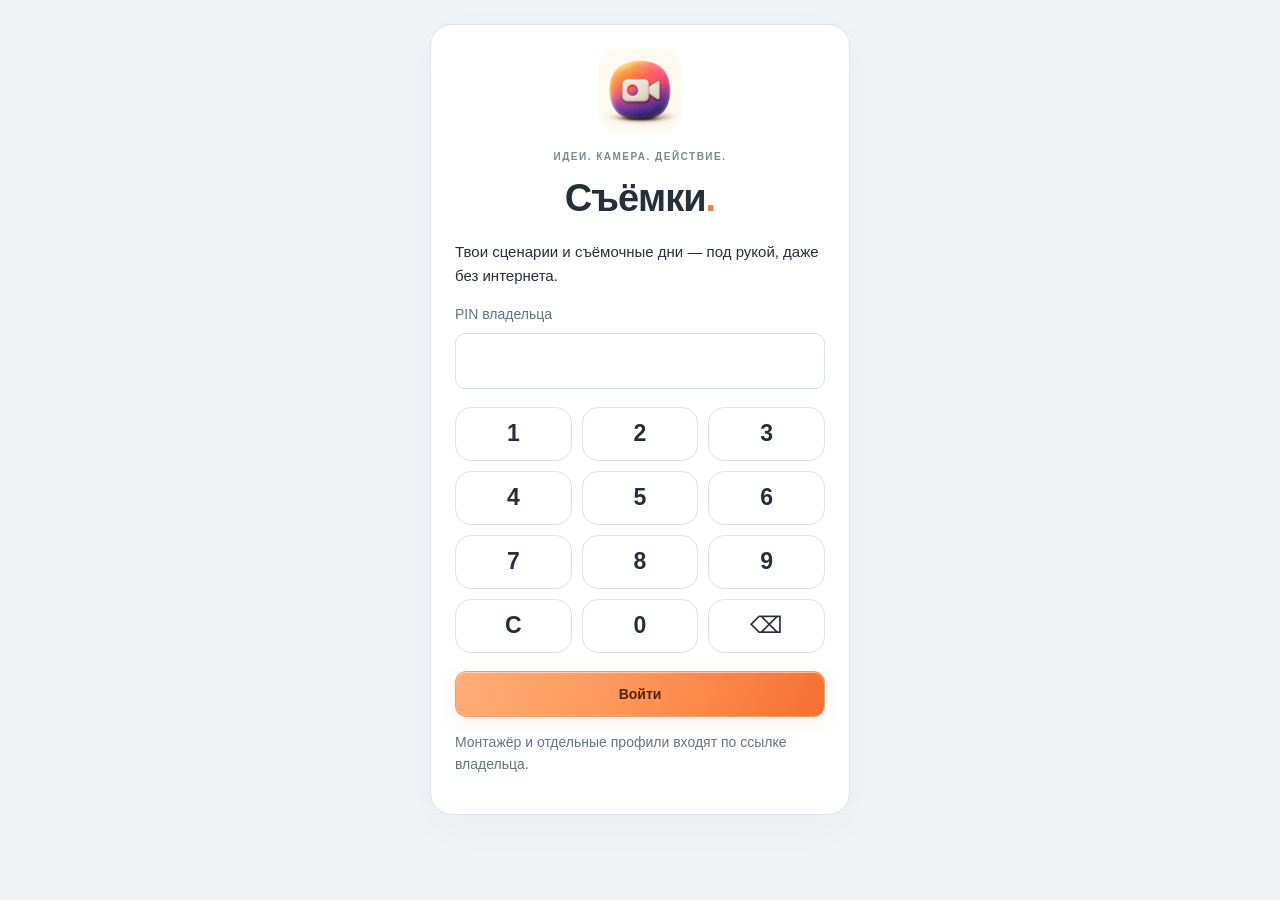
<file: shooting/index.html>
<!doctype html><html lang="ru"><head><meta charset="utf-8"><meta name="viewport" content="width=device-width,initial-scale=1,maximum-scale=1,user-scalable=no,viewport-fit=cover"><meta name="theme-color" content="#f0f3f5"><meta name="apple-mobile-web-app-capable" content="yes"><meta name="referrer" content="no-referrer"><title>Съёмки</title><link rel="manifest" href="manifest.webmanifest"><link rel="apple-touch-icon" href="icon-180.png?v=6"><link rel="icon" href="icon-192.png?v=6"><script>try{var t=JSON.parse(localStorage.getItem("shooting-theme"));if(t==="dark"||t==="light")document.documentElement.dataset.theme=t}catch(e){}</script><link rel="stylesheet" href="app.css"></head><body><div id="app"><p>Открываем «Съёмки»…</p></div><div id="notice" role="status" aria-live="polite"></div><script type="module" src="app.js"></script></body></html>
</file>
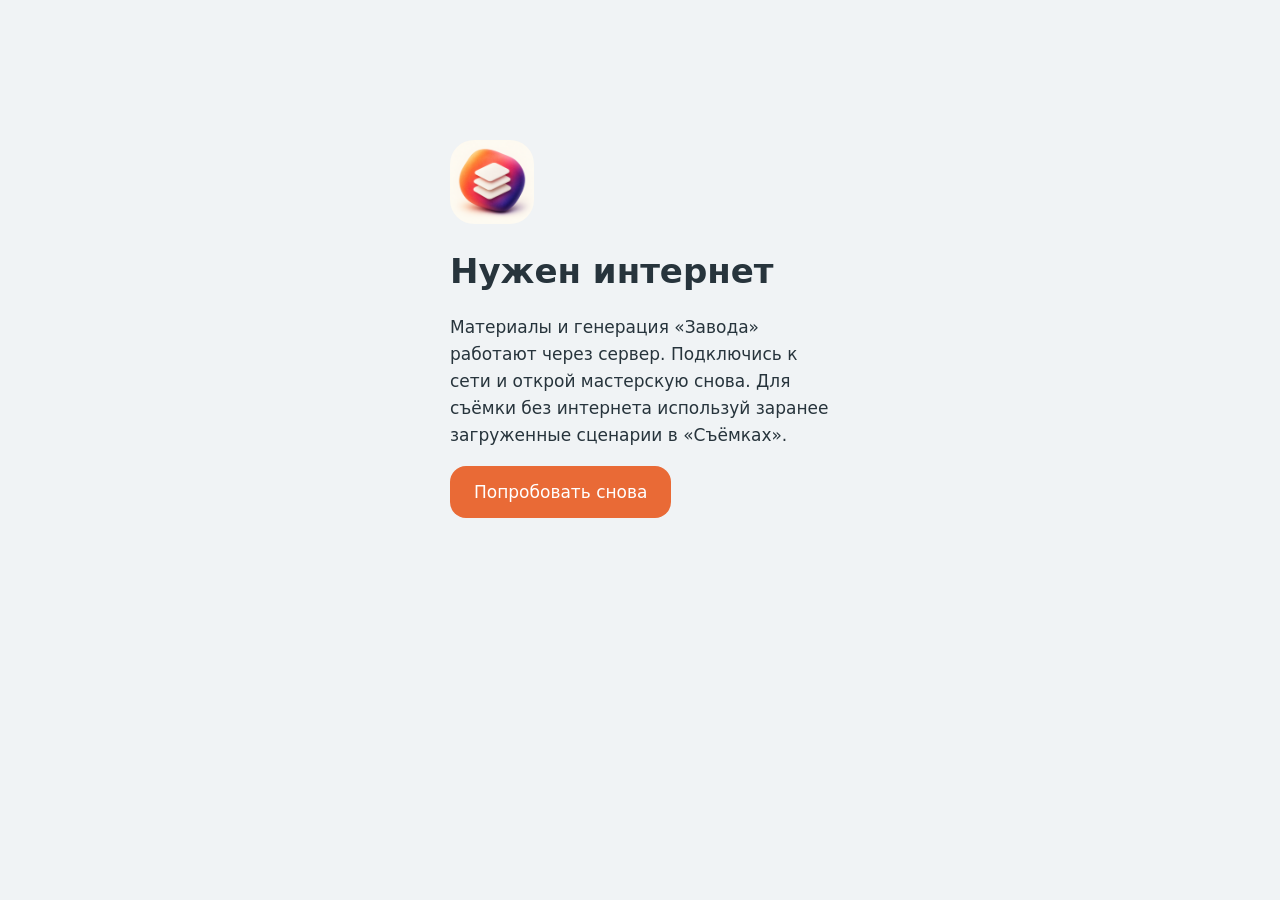
<file: factory-offline.html>
<!doctype html><html lang="ru"><meta charset="utf-8"><meta name="viewport" content="width=device-width,initial-scale=1"><title>Завод — нет подключения</title><style>body{font:17px system-ui;background:#f0f3f5;color:#27343c;margin:0;padding:32px}main{max-width:380px;margin:12vh auto}img{width:84px;border-radius:24px}p{line-height:1.6}button{font:inherit;padding:16px 24px;background:#e96a36;color:white;border:0;border-radius:16px}</style><main><img src="factory-assets/icon-192.png" alt=""><h1>Нужен интернет</h1><p>Материалы и генерация «Завода» работают через сервер. Подключись к сети и открой мастерскую снова. Для съёмки без интернета используй заранее загруженные сценарии в «Съёмках».</p><button onclick="location.reload()">Попробовать снова</button></main></html>
</file>
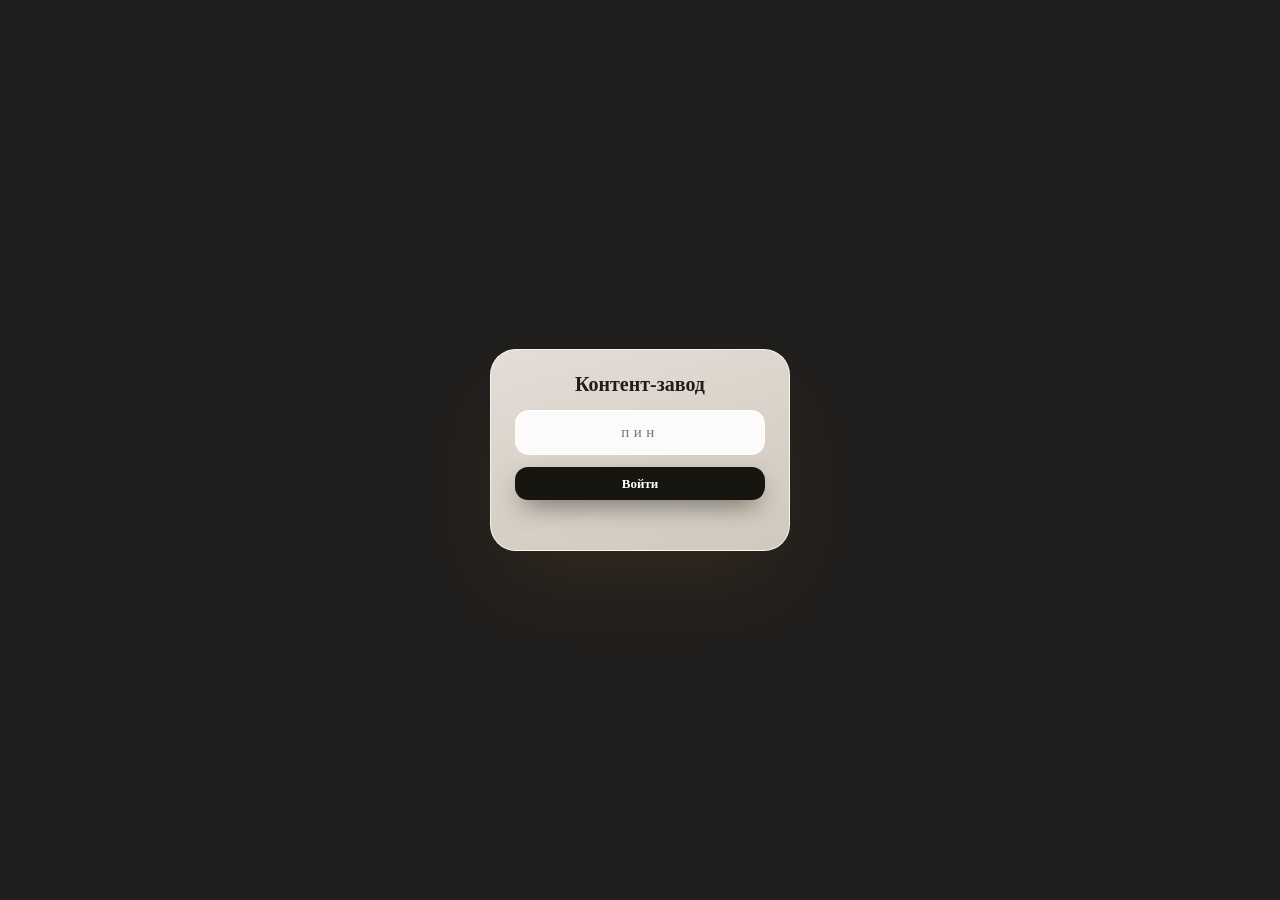
<file: factory.html>
<!DOCTYPE html>
<!-- FILE_VERSION: factory_page-v8 -->
<html lang="ru">
<head>
<script src="rf-parallel.js?v=20261020"></script>
<meta charset="utf-8">
<meta name="viewport" content="width=device-width, initial-scale=1, maximum-scale=1, user-scalable=no">
<title>Контент-завод</title>
<link rel="icon" type="image/png" sizes="32x32" href="icons/factory-32.png">
<link rel="icon" type="image/png" sizes="16x16" href="icons/factory-16.png">
<link rel="icon" type="image/png" sizes="192x192" href="icons/factory-192.png">
<link rel="shortcut icon" href="icons/factory.ico">
<link rel="apple-touch-icon" sizes="180x180" href="icons/factory-apple-180.png">
<meta name="apple-mobile-web-app-title" content="Завод">
<meta name="theme-color" content="#211f1d">
<style>
/* ═══════════════════════════════════════════════════════════════════
   ОФОРМЛЕНИЕ СНЯТО С МАКЕТА `Контент-завод (без React)` ЗАМЕРАМИ.
   Отступы, радиусы, кегли, слои теней и размытий взяты из отрисованного
   макета браузером, а не подобраны на глаз. Имена переменных оставлены
   как в макете — чтобы следующая присылка ложилась без перевода.
   ═══════════════════════════════════════════════════════════════════ */
:root{
  --pageBg:#211f1d;
  --shaft:linear-gradient(118deg,rgba(255,232,199,0) 26%,rgba(255,229,190,.62) 38%,rgba(255,240,214,.30) 48%,rgba(255,229,190,0) 58%);
  --glowWarm:radial-gradient(closest-side,rgba(255,222,178,.42),rgba(255,222,178,0) 70%);
  --glowCool:radial-gradient(closest-side,rgba(214,205,255,.20),rgba(214,205,255,0) 70%);
  --leakCyan:radial-gradient(closest-side,rgba(112,196,214,.42),rgba(112,196,214,0) 72%);
  --leakViolet:radial-gradient(closest-side,rgba(126,110,226,.34),rgba(126,110,226,0) 74%);
  --leakWarm:radial-gradient(closest-side,rgba(255,236,206,.66),rgba(255,236,206,0) 72%);
  --panelLeakA:radial-gradient(closest-side,rgba(126,110,226,.62),rgba(126,110,226,0) 72%);
  --panelLeakB:radial-gradient(closest-side,rgba(112,196,214,.5),rgba(112,196,214,0) 74%);
  --winBg:linear-gradient(160deg,rgba(243,236,227,.94),rgba(233,223,210,.90));
  --cardBg:linear-gradient(180deg,rgba(255,255,255,.78),rgba(255,255,255,.5));
  --panelBg:linear-gradient(180deg,rgba(255,255,255,.7),rgba(255,255,255,.44));
  --mutedCardBg:rgba(232,224,212,.6);
  --colBg:rgba(224,212,196,.44);
  --sunkBg:rgba(236,228,216,.82);
  --inputBg:rgba(255,255,255,.9);
  --inputBd:rgba(255,255,255,.95);
  --cardBd:rgba(255,255,255,.85);
  --chipBg:rgba(255,255,255,.62);
  --hairline:rgba(255,255,255,.5);
  --ink:#211d16;--ink2:#3a3428;--muted:#9c9284;
  --btnBg:#17150f;--btnHover:#2c281d;--btnFg:#fff;
  --accent:#5a4bc4;--accentSoft:rgba(126,110,226,.14);
  --ok:#3f7a5e;--okSoft:rgba(74,135,104,.14);
  --warn:#a8493a;--warnSoft:rgba(180,82,63,.14);--warnBd:rgba(180,82,63,.45);
  --barBg:linear-gradient(180deg,#7e6ee2,rgba(126,110,226,.4));
  --barLow:rgba(160,148,132,.4);
  --progBg:linear-gradient(90deg,#7e6ee2,#70c4d6);
  --trackBg:rgba(180,166,148,.32);
  --markBg:linear-gradient(140deg,#ffd479,#ff8f6b);
  --shCard:0 6px 16px -8px rgba(94,74,52,.45);
  --shSoft:0 2px 10px rgba(120,98,70,.10);
  --shBtn:0 10px 26px -8px rgba(23,21,15,.72);
  --shPanel:0 40px 80px -24px rgba(70,52,30,.55);
  --shWin:0 50px 110px -30px rgba(0,0,0,.62),0 0 0 1px rgba(0,0,0,.18);
  --navOnBg:rgba(255,255,255,.72);--navOnBd:rgba(255,255,255,.85);
  --navOnSh:0 6px 16px -8px rgba(94,74,52,.5);
  --shGlow:0 2px 10px -2px rgba(126,110,226,.5);
  --shBar:0 4px 10px -4px rgba(126,110,226,.45);
  --shTag:none;
  --panelBlur:linear-gradient(165deg,rgba(248,242,234,.9),rgba(238,229,216,.86));
  --panelBd:rgba(255,255,255,.72);
  --safe-top:0px;
}
html[data-theme="dark"]{
  --pageBg:#020204;
  --shaft:linear-gradient(118deg,rgba(140,120,255,0) 24%,rgba(150,130,255,.16) 38%,rgba(120,225,240,.13) 49%,rgba(140,120,255,0) 60%);
  --glowWarm:radial-gradient(closest-side,rgba(124,107,255,.34),rgba(124,107,255,0) 70%);
  --glowCool:radial-gradient(closest-side,rgba(63,200,228,.26),rgba(63,200,228,0) 70%);
  --leakCyan:radial-gradient(closest-side,rgba(63,200,228,.55),rgba(63,200,228,0) 72%);
  --leakViolet:radial-gradient(closest-side,rgba(124,107,255,.6),rgba(124,107,255,0) 74%);
  --leakWarm:radial-gradient(closest-side,rgba(255,120,190,.3),rgba(255,120,190,0) 72%);
  --panelLeakA:radial-gradient(closest-side,rgba(140,120,255,.8),rgba(140,120,255,0) 72%);
  --panelLeakB:radial-gradient(closest-side,rgba(63,220,228,.62),rgba(63,220,228,0) 74%);
  --winBg:linear-gradient(160deg,rgba(13,14,22,.94),rgba(5,5,9,.96));
  --cardBg:linear-gradient(180deg,rgba(255,255,255,.055),rgba(255,255,255,.02));
  --panelBg:linear-gradient(180deg,rgba(255,255,255,.045),rgba(255,255,255,.015));
  --mutedCardBg:rgba(255,255,255,.02);
  --colBg:rgba(148,160,255,.03);
  --sunkBg:rgba(255,255,255,.04);
  --inputBg:rgba(255,255,255,.07);
  --inputBd:rgba(174,166,255,.34);
  --cardBd:rgba(255,255,255,.12);
  --chipBg:rgba(255,255,255,.075);
  --hairline:rgba(255,255,255,.09);
  --ink:#eef0ff;--ink2:#c8cdea;--muted:#7c83a6;
  --btnBg:linear-gradient(135deg,#7c6bff,#3fc8e4);--btnHover:linear-gradient(135deg,#8f80ff,#59d7f0);--btnFg:#08080f;
  --accent:#b3a8ff;--accentSoft:rgba(124,107,255,.2);
  --ok:#6fe3ac;--okSoft:rgba(111,227,172,.16);
  --warn:#ff9b85;--warnSoft:rgba(255,155,133,.16);--warnBd:rgba(255,155,133,.5);
  --barBg:linear-gradient(180deg,#8f80ff,rgba(63,200,228,.35));
  --barLow:rgba(255,255,255,.12);
  --progBg:linear-gradient(90deg,#7c6bff,#3fc8e4);
  --trackBg:rgba(255,255,255,.09);
  --markBg:linear-gradient(140deg,#7c6bff,#3fc8e4);
  --shCard:0 10px 26px -14px rgba(0,0,0,.9),inset 0 1px 0 rgba(255,255,255,.07);
  --shSoft:0 2px 12px rgba(0,0,0,.5);
  --shBtn:0 14px 34px -8px rgba(124,107,255,.85),0 0 22px -4px rgba(63,200,228,.6);
  --shPanel:0 50px 90px -28px rgba(0,0,0,.9),0 0 60px -18px rgba(124,107,255,.45);
  --shWin:0 60px 130px -34px rgba(0,0,0,.95),0 0 0 1px rgba(148,160,255,.12);
  --navOnBg:rgba(124,107,255,.16);--navOnBd:rgba(174,166,255,.3);
  --navOnSh:0 0 24px -8px rgba(124,107,255,.7),inset 0 0 0 1px rgba(174,166,255,.14);
  --shGlow:0 0 18px -2px rgba(124,107,255,.85),0 0 44px -6px rgba(63,200,228,.55);
  --shBar:0 0 16px -3px rgba(124,107,255,.75);
  --shTag:0 0 14px -6px rgba(124,107,255,.9),inset 0 0 0 1px rgba(174,166,255,.16);
  --panelBlur:linear-gradient(165deg,rgba(18,19,30,.9),rgba(7,8,13,.93));
  --panelBd:rgba(174,166,255,.26);
}
*{box-sizing:border-box}
body{margin:0;background:var(--pageBg);font-family:Onest,'Inter',system-ui,-apple-system,sans-serif;-webkit-font-smoothing:antialiased;color:var(--ink)}
button,input,select,textarea{font-family:inherit}
button{border:0;background:none;cursor:pointer;touch-action:manipulation}
h1,h2,h3{margin:0}
::-webkit-scrollbar{width:9px;height:9px}
::-webkit-scrollbar-thumb{background:rgba(120,105,88,.35);border-radius:9px}
::-webkit-scrollbar-track{background:transparent}

/* ── подложка страницы и само окно ───────────────────────────────── */
.page{position:relative;min-height:100vh;padding:34px;background:var(--pageBg);overflow-x:auto}
.shaft{position:absolute;inset:0;pointer-events:none;background:var(--shaft)}
.leak{position:absolute;pointer-events:none}
#leak1{left:-18%;bottom:-34%;width:88%;height:96%;background:var(--glowWarm);filter:blur(30px)}
#leak2{right:-14%;top:-26%;width:74%;height:82%;background:var(--glowCool);filter:blur(34px)}
#leak3{left:38%;bottom:-46%;width:52%;height:70%;background:var(--glowCool);filter:blur(50px);transform:rotate(18deg) scaleX(1.5)}
#leak4{left:-6%;top:-14%;width:38%;height:44%;background:var(--glowWarm);filter:blur(44px);transform:scaleY(.6)}
#leak5{left:30%;top:-38%;width:64%;height:104%;background:var(--leakCyan);filter:blur(52px)}
#leak6{left:2%;top:-32%;width:54%;height:88%;background:var(--leakViolet);filter:blur(58px)}
#leak7{right:-12%;bottom:-32%;width:58%;height:82%;background:var(--leakWarm);filter:blur(48px)}
.frame{position:relative;min-width:1240px;border-radius:30px;overflow:hidden;border:1px solid var(--hairline);background:var(--winBg);box-shadow:var(--shWin)}
.grid{position:relative;display:grid;grid-template-columns:236px 1fr;min-height:840px}
.main{position:relative;min-width:0}

/* ── шапка ───────────────────────────────────────────────────────── */
.top{position:relative;display:flex;align-items:center;gap:18px;padding:16px 22px;border-bottom:1px solid var(--hairline)}
.brand{display:flex;align-items:center;gap:11px}
.brand .mark{width:34px;height:34px;border-radius:50%;background:var(--btnBg);display:grid;place-items:center;box-shadow:var(--shSoft);flex:none}
.brand .mark i{width:12px;height:12px;border-radius:4px;background:var(--markBg);transform:rotate(14deg);display:block}
.brand b{font:700 16px/1 Onest;color:var(--ink);letter-spacing:-.01em}
.brand span{display:none}
.search{flex:1;max-width:460px;padding:11px 16px;border-radius:14px;background:var(--chipBg);border:1px solid var(--cardBd);box-shadow:var(--shSoft);font:400 13.5px/1 Onest;color:var(--ink);outline:none}
.search::placeholder{color:var(--muted)}
.spacer{flex:1}
.chip{display:flex;align-items:center;gap:9px;padding:10px 16px;border:1px solid var(--cardBd);border-radius:13px;background:var(--chipBg);font:600 13px/1 Onest;color:var(--ink2)}
.chip b{font:600 11px/1 Onest;color:var(--btnFg);background:var(--btnBg);padding:4px 7px;border-radius:6px;box-shadow:var(--shGlow)}
.iconbtn{width:38px;height:38px;border:1px solid var(--cardBd);border-radius:13px;background:var(--chipBg);color:var(--ink2);font:600 14px/1 Onest;flex:none}
.primary{padding:10px 18px;border-radius:13px;background:var(--btnBg);color:var(--btnFg);font:600 13px/1 Onest;box-shadow:var(--shBtn)}
.ghost{padding:9px 15px;border:1px solid var(--inputBg);border-radius:12px;background:var(--cardBd);font:600 12.5px/1 Onest;color:var(--ink2)}

/* ── рельс ───────────────────────────────────────────────────────── */
.rail{padding:20px 16px;border-right:1px solid var(--hairline);display:flex;flex-direction:column;gap:20px}
.nav{display:flex;flex-direction:column;gap:4px}
.nav button{display:flex;align-items:center;justify-content:space-between;gap:10px;padding:11px 14px;border:1px solid transparent;border-radius:13px;background:transparent;font:500 13.5px/1 Onest;color:var(--muted);text-align:left}
.nav button.on{border-color:var(--navOnBd);background:var(--navOnBg);box-shadow:var(--navOnSh);font-weight:600;color:var(--ink)}
.nav .n{font:500 12px/1 Onest;opacity:.6}
.norm{padding:16px;border-radius:20px;background:var(--panelBg);border:1px solid var(--cardBd);box-shadow:var(--shCard)}
.norm h3{font:500 12px/1 Onest;color:var(--muted)}
.norm .big{margin-top:11px;font:700 32px/1 Onest;color:var(--ink);letter-spacing:-.02em}
.norm .big small{font:500 14px/1 Onest;color:var(--muted);margin-left:6px}
.track{margin-top:12px;height:8px;border-radius:6px;background:var(--trackBg);overflow:hidden}
.track i{display:block;height:100%;border-radius:6px;background:var(--progBg);box-shadow:var(--shGlow)}
.railnote{font:400 12px/1.5 Onest;color:var(--muted);padding:0 4px}
.railnote b{color:var(--warn);font-weight:600}

/* ── полотно ─────────────────────────────────────────────────────── */
.pane{display:none}
.pane.on{display:block}
.head{display:flex;align-items:flex-end;gap:14px;padding:20px 24px 16px}
.head h1{font:700 22px/1.2 Onest;color:var(--ink);letter-spacing:-.02em}
.head .sub{margin-top:4px;font:400 13px/1 Onest;color:var(--muted)}
.board{display:grid;grid-template-columns:repeat(4,minmax(216px,1fr));gap:14px;align-items:start;padding:0 24px 28px}
.col{background:var(--colBg);border:1px solid var(--hairline);border-radius:22px;padding:12px 12px 14px}
.col.over{outline:1.5px dashed var(--accent);outline-offset:-4px}
.colhead{display:flex;justify-content:space-between;padding:2px 6px 11px;font:600 13px/1 Onest;color:var(--ink2)}
.colhead span{color:var(--muted);font-weight:500}
.card{background:var(--cardBg);border:1px solid var(--cardBd);border-radius:16px;padding:13px 14px;margin-bottom:9px;box-shadow:var(--shCard);cursor:grab}
.card:last-child{margin-bottom:0}
.card.dragging{opacity:.45}
.card.flag{border-color:var(--warnBd)}
.card .t{font:600 13.5px/1.35 Onest;color:var(--ink);text-wrap:pretty}
.card .ins{margin-top:7px;font:500 12px/1.4 Onest;color:var(--ink2);border-left:2px solid var(--accentSoft);padding-left:9px}
.card .src{margin-top:7px;font:400 11.5px/1.4 Onest;color:var(--muted)}
.row{display:flex;gap:6px;margin-top:11px;flex-wrap:wrap}
.tag{font:500 11px/1 Onest;padding:5px 9px;border-radius:8px;background:var(--chipBg);color:var(--muted)}
.tag.pl{background:var(--accentSoft);color:var(--accent);box-shadow:var(--shTag)}
.tag.auto{background:var(--okSoft);color:var(--ok)}
.tag.no-mark{background:var(--warnSoft);color:var(--warn)}
.tag.warnish{background:var(--accentSoft);color:var(--accent)}
.rows{display:flex;flex-direction:column;gap:10px;padding:0 24px 28px;max-width:900px}
.row-item{display:flex;align-items:center;gap:16px;padding:15px 18px;border-radius:18px;background:var(--cardBg);border:1px solid var(--cardBd);box-shadow:var(--shCard);flex-wrap:wrap}
.row-item .grow{flex:1;min-width:160px}
.row-item .t{font:600 14px/1 Onest;color:var(--ink)}
.row-item .m{margin-top:5px;font:400 12px/1.35 Onest;color:var(--muted)}
.pill{font:500 11.5px/1 Onest;padding:6px 11px;border-radius:9px;background:var(--chipBg);color:var(--muted);white-space:nowrap}
.pill.ok{background:var(--okSoft);color:var(--ok)}
.pill.warn{background:var(--warnSoft);color:var(--warn)}
.mini{padding:9px 15px;border:1px solid var(--inputBg);border-radius:12px;background:var(--cardBd);font:600 12.5px/1 Onest;color:var(--ink2);white-space:nowrap}
.mini.danger{color:var(--warn)}
.ideas{display:grid;grid-template-columns:repeat(3,minmax(240px,1fr));gap:14px;align-items:start;padding:0 24px 28px;max-width:1100px}
.idea{padding:16px 17px;border-radius:18px;background:var(--cardBg);border:1px solid var(--cardBd);box-shadow:var(--shCard);cursor:pointer}
.idea .k{font:600 11px/1 Onest;color:var(--accent);letter-spacing:.02em}
.idea .ins{margin-top:9px;padding-left:10px;border-left:2px solid var(--accentSoft);font:500 12.5px/1.45 Onest;color:var(--ink2)}
.idea p{margin:8px 0 0;font:400 13.5px/1.5 Onest;color:var(--ink);text-wrap:pretty}
.idea.done{background:var(--mutedCardBg);border-color:var(--chipBg);box-shadow:none}
.idea.done .k,.idea.done p{color:var(--muted)}
.stats{display:grid;grid-template-columns:repeat(5,1fr);gap:14px}
.stat{padding:18px;border-radius:20px;background:var(--cardBg);border:1px solid var(--cardBd)}
.stat b{display:block;font:700 32px/1.1 Onest;color:var(--ink);letter-spacing:-.02em}
.stat span{font:400 12.5px/1.3 Onest;color:var(--muted)}
.stat.alert{border-color:var(--warnBd)}
.stat.alert b{color:var(--warn)}
.chart{margin-top:16px;padding:20px;border-radius:22px;background:var(--panelBg);border:1px solid var(--cardBd)}
.chart h3{font:600 15px/1 Onest;color:var(--ink)}
.chart .sub{margin-top:6px;font:400 12.5px/1.4 Onest;color:var(--muted)}
.chart .rows{padding:0;max-width:none;margin-top:14px}
.bars{display:flex;align-items:flex-end;gap:7px;height:150px;margin-top:18px}
.bars i{flex:1;border-radius:7px;background:var(--barBg);box-shadow:var(--shBar);display:block;min-height:4px}
.bars i.low{background:var(--barLow);box-shadow:none}
.days{display:flex;gap:7px;margin-top:8px}
.days span{flex:1;text-align:center;font:400 10.5px/1 Onest;color:var(--muted);overflow:hidden}
.empty{padding:24px 6px;font:400 13px/1.5 Onest;color:var(--muted);max-width:460px}
#p-stats,#p-ideas{padding:0 24px 28px}
#p-ideas .ideas,#p-stats .stats{padding:0}
#p-ideas .row{padding:0;margin:0 0 14px}

/* ── окна: тот же материал, что панель отбора в макете ───────────── */
.veil{position:fixed;inset:0;z-index:40;background:rgba(20,16,10,.42);display:none;align-items:flex-start;justify-content:center;padding:40px 16px;overflow:auto}
.veil.on{display:flex}
.win{width:100%;max-width:520px;border-radius:26px;border:1px solid var(--panelBd);background:var(--panelBlur);backdrop-filter:blur(18px);box-shadow:var(--shPanel);padding:22px 22px 24px}
.win{position:relative}
.wclose{position:absolute;right:14px;top:14px;width:38px;height:38px;border-radius:12px;
  border:1px solid var(--cardBd);background:var(--chipBg);color:var(--ink2);font:600 15px/1 Onest;z-index:2}
.win h2{padding-right:46px;font:700 20px/1 Onest;color:var(--ink);letter-spacing:-.02em}
.win .lead{margin-top:8px;font:400 13px/1.5 Onest;color:var(--muted)}
.field{margin-top:18px}
.field label{display:block;font:600 13.5px/1 Onest;color:var(--ink);margin-bottom:10px}
.field input,.field select,.field textarea{width:100%;padding:13px 16px;border-radius:14px;background:var(--inputBg);border:1px solid var(--inputBd);box-shadow:var(--shCard);font:500 13.5px/1.3 Onest;color:var(--ink2);outline:none}
.field textarea{min-height:96px;resize:vertical}
.two{display:grid;grid-template-columns:1fr 1fr;gap:12px}
.wbtns{display:flex;gap:9px;margin-top:22px;flex-wrap:wrap;align-items:center}
.note{margin-top:10px;font:400 12px/1.5 Onest;color:var(--muted)}
.danger{color:var(--warn)}
.copy{width:100%;margin-top:12px;padding:13px 16px;border-radius:14px;background:var(--inputBg);border:1px solid var(--inputBd);font:500 12.5px/1.4 Onest;color:var(--ink2);word-break:break-all;text-align:left;cursor:copy}
.plist{display:flex;flex-direction:column;gap:9px;margin-top:14px}
.pchk{display:flex;align-items:center;gap:10px;padding:12px 16px;border-radius:14px;background:var(--sunkBg);border:1px solid var(--cardBd);font:500 13.5px/1 Onest;color:var(--ink2);cursor:pointer}
.rule-row{display:flex;align-items:center;gap:9px;padding:12px 14px;border-radius:14px;background:var(--sunkBg);border:1px solid var(--cardBd);margin-top:9px;flex-wrap:wrap}
.rule-row .grow{flex:1;min-width:150px;font:500 13px/1.3 Onest;color:var(--ink2)}

/* ── пин и уведомление ───────────────────────────────────────────── */
.gate{position:fixed;inset:0;z-index:60;display:grid;place-items:center;background:var(--pageBg)}
.gate .box{width:300px;padding:24px;border-radius:26px;border:1px solid var(--panelBd);background:var(--panelBlur);box-shadow:var(--shPanel);text-align:center}
.gate h2{font:700 20px/1 Onest;color:var(--ink);margin-bottom:16px}
.gate input{width:100%;padding:13px;border-radius:14px;background:var(--inputBg);border:1px solid var(--inputBd);text-align:center;letter-spacing:.3em;font:500 15px/1 Onest;color:var(--ink);outline:none}
.gate .err{margin-top:10px;font:400 12px/1.4 Onest;color:var(--warn);min-height:16px}
.toast{position:fixed;left:50%;bottom:26px;transform:translateX(-50%);z-index:70;padding:13px 20px;border-radius:14px;background:var(--btnBg);color:var(--btnFg);font:600 13px/1 Onest;box-shadow:var(--shBtn);display:none}
.toast.on{display:block}
.hide{display:none!important}
.mnav{display:none}

@media (max-width:900px){
  .page{padding:0}
  .frame{min-width:0;border-radius:0;border:0;box-shadow:none;min-height:100vh}
  .grid{grid-template-columns:1fr;min-height:0}
  .rail{display:none}
  .top{padding:calc(12px + var(--safe-top)) 14px 12px;gap:10px;flex-wrap:wrap;position:sticky;top:0;z-index:5;background:var(--winBg)}
  .mnav{display:flex;gap:7px;padding:10px 14px 0;overflow:auto}
  .mnav button{padding:9px 15px;border-radius:12px;border:1px solid var(--cardBd);background:var(--chipBg);font:500 13px/1 Onest;color:var(--muted);white-space:nowrap}
  .mnav button.on{border-color:var(--navOnBd);background:var(--navOnBg);box-shadow:var(--navOnSh);color:var(--ink);font-weight:600}
  .head{padding:16px 14px 12px}
  .board,.rows,.ideas,#p-stats,#p-ideas{padding-left:14px;padding-right:14px}
  .board{grid-template-columns:1fr}
  .ideas{grid-template-columns:1fr}
  .stats{grid-template-columns:repeat(2,1fr)}
  .two{grid-template-columns:1fr}
  .hide-mob{display:none}
  .win{padding:20px;border-radius:22px}
  .veil{padding:16px}
}
@media (prefers-reduced-motion:reduce){*{transition:none!important;animation:none!important}}

/* ── этапы и подвкладки (v8) ───────────────────────────────────────── */
.stages{display:flex;gap:6px;padding:12px 22px 0;overflow:auto}
.stages button{padding:10px 16px;border-radius:13px 13px 0 0;border:1px solid transparent;border-bottom:0;
  background:transparent;font:600 13.5px/1 Onest;color:var(--muted);white-space:nowrap}
.stages button.on{color:var(--ink);background:var(--cardBg);border-color:var(--cardBd)}
.stages .n{margin-left:8px;font-weight:500;opacity:.65}
.subs{display:flex;gap:7px;padding:12px 22px 0;overflow:auto;border-top:1px solid var(--hairline)}
.subs button{padding:8px 14px;border-radius:11px;border:1px solid var(--cardBd);background:var(--chipBg);
  font:500 13px/1 Onest;color:var(--muted);white-space:nowrap}
.subs button.on{border-color:var(--navOnBd);background:var(--navOnBg);box-shadow:var(--navOnSh);color:var(--ink);font-weight:600}
.subs .n{margin-left:7px;opacity:.6}
.cards{display:grid;grid-template-columns:repeat(auto-fill,minmax(280px,1fr));gap:12px;padding:0 22px 100px}
.pcard{background:var(--cardBg);border:1px solid var(--cardBd);border-radius:16px;box-shadow:var(--shCard);padding:13px 14px}
.pcard.picked{border-color:var(--accent)}
.pcard.flag{border-color:var(--warnBd)}
.pcard .top2{display:flex;gap:10px;align-items:flex-start}
.pcard .t{flex:1;font:600 13.5px/1.35 Onest;cursor:pointer}
.pcard .ins{margin-top:8px;padding-left:9px;border-left:2px solid var(--accentSoft);font:500 12px/1.4 Onest;color:var(--ink2)}
.pcard .src{margin-top:7px;font:400 11.5px/1.4 Onest;color:var(--muted)}
.acts{display:flex;gap:6px;margin-top:11px;flex-wrap:wrap}
.acts button{padding:7px 11px;border-radius:10px;border:1px solid var(--cardBd);background:var(--chipBg);
  font:600 11.5px/1 Onest;color:var(--ink2)}
.acts button.go{background:var(--btnBg);color:var(--btnFg);border-color:transparent}
.acts button.danger{color:var(--warn)}
.bulk{position:fixed;left:50%;bottom:20px;transform:translateX(-50%);z-index:30;display:none;
  gap:8px;align-items:center;padding:11px 14px;border-radius:16px;border:1px solid var(--panelBd);
  background:var(--panelBlur);backdrop-filter:blur(18px);box-shadow:var(--shPanel);flex-wrap:wrap;max-width:94vw}
.bulk.on{display:flex}
.bulk b{font:700 13px/1 Onest;padding-right:4px}
.stub{padding:26px 22px;font:400 13.5px/1.6 Onest;color:var(--muted);max-width:560px}
@media (max-width:900px){
  .stages,.subs{padding-left:14px;padding-right:14px}
  .cards{grid-template-columns:1fr;padding:0 14px 120px}
}
</style>
</head>
<body>

<div class="page">
  <div class="shaft"></div>
  <div class="leak" id="leak1"></div><div class="leak" id="leak2"></div>
  <div class="leak" id="leak3"></div><div class="leak" id="leak4"></div>

  <div class="frame hide" id="shell">
    <div class="leak" id="leak5"></div><div class="leak" id="leak6"></div><div class="leak" id="leak7"></div>

    <header class="top">
      <div class="brand"><div class="mark"><i></i></div><b>Контент-завод</b></div>
      <input class="search hide-mob" id="q" placeholder="Поиск по единицам и занятиям">
      <div class="spacer hide-mob"></div>
      <button class="iconbtn" id="theme" aria-label="Тема">☾</button>
      <button class="primary" id="newbtn">Новая единица</button>
    </header>

    <nav class="stages" id="stages"></nav>
    <nav class="subs" id="subs"></nav>

    <div class="head">
      <div><h1 id="ttl">Сырьё</h1><div class="sub" id="sub">загружаю…</div></div>
    </div>

    <div id="view"></div>
  </div>
</div>

<div class="bulk" id="bulk"></div>

<div class="gate" id="gate">
  <div class="box">
    <h2>Контент-завод</h2>
    <input id="pin" type="password" inputmode="numeric" enterkeyhint="go" placeholder="пин" autocomplete="off">
    <button class="primary" id="pinbtn" style="width:100%;margin-top:12px">Войти</button>
    <div class="err" id="pinerr"></div>
  </div>
</div>

<div class="veil" id="veil"><div class="win" id="win"></div></div>
<div class="toast" id="toast"></div>

<script>
// ═══════════════════════════════════════════════════════════════════
//  КОНТЕНТ-ЗАВОД — экран на ручках app/factory.py
//
//  ⚠️ ЭТАПЫ — ВЕРХНИЙ УРОВЕНЬ, вкладки внутри них. [stated] Denis 12.09.2026:
//  «этапы это вкладки над вкладками». Раньше всё висело в одном ряду, и
//  «Сырьё» стояло рядом с «Числами», хотя это разные комнаты завода.
// ═══════════════════════════════════════════════════════════════════
var API = 'https://api.youselllikeagod-magazine.ru';
var KEY = '';
var S = {pieces:[], ideas:[], rules:[], raw:[], dict:{}};
var STATS = null, THEMES = [];
var PICK = {};              // отмеченные галочками
var EDIT = null;

var MAP = {
  raw:     {label:'Сырьё',     subs:[['lectures','Занятия'],['ideas','Идеи']]},
  process: {label:'Обработка', subs:[['video_short','Видео'],['carousel','Карусели'],['text','Посты'],['shoot','Идеи для съёмки']]},
  "export":{label:'Экспорт',   subs:[['ready','Готово к выдаче'],['settings','Настройки']]},
  post:    {label:'Постинг',   subs:[['queue','Очередь'],['accounts','Площадки']]},
  report:  {label:'Отчёт',     subs:[['numbers','Числа'],['rules','Правила']]}
};
var STAGE = 'raw', SUB = 'lectures';

function $(id){ return document.getElementById(id); }
function esc(s){ return String(s==null?'':s).replace(/[&<>"]/g,function(c){ return {'&':'&amp;','<':'&lt;','>':'&gt;','"':'&quot;'}[c]; }); }
function toast(t){ var el=$('toast'); el.textContent=t; el.classList.add('on'); setTimeout(function(){ el.classList.remove('on'); },2200); }
function label(list, key){ list=list||[]; for (var i=0;i<list.length;i++) if (list[i].key===key) return list[i].label; return key||''; }

function api(path, opts){
  opts = opts || {};
  var sep = path.indexOf('?') >= 0 ? '&' : '?';
  return fetch(API + path + sep + 'x_admin_token=' + encodeURIComponent(KEY), {
    method: opts.method || 'GET',
    headers: opts.body ? {'Content-Type':'application/json'} : undefined,
    body: opts.body ? JSON.stringify(opts.body) : undefined
  }).then(function(r){
    return r.json().catch(function(){ return {}; }).then(function(d){
      if (!r.ok) throw new Error((d && d.detail) || ('сервер ответил ' + r.status));
      return d;
    });
  });
}

/* ── вход ────────────────────────────────────────────────────────── */
function tryLogin(){
  var pin = $('pin').value.trim();
  if (!pin) { $('pinerr').textContent = 'Введи пин'; return; }
  $('pinerr').textContent = ''; $('pinbtn').disabled = true; $('pinbtn').textContent = 'Проверяю…';
  fetch(API + '/admin/login', {method:'POST', headers:{'Content-Type':'application/json'}, body:JSON.stringify({pin:pin})})
    .then(function(r){ return r.json().then(function(d){ return {ok:r.ok, d:d}; }); })
    .then(function(res){
      if (!res.ok) throw new Error((res.d && res.d.detail) || 'не пускает');
      KEY = res.d.token || res.d.key || pin;
      try { sessionStorage.setItem('factory_key', KEY); } catch(e){}
      $('gate').classList.add('hide'); $('shell').classList.remove('hide'); load();
    })
    .catch(function(e){ $('pinerr').textContent = e.message; $('pinbtn').disabled = false; $('pinbtn').textContent = 'Войти'; });
}
$('pinbtn').addEventListener('click', tryLogin);
$('pin').addEventListener('keydown', function(e){ if (e.key === 'Enter') tryLogin(); });
try { var saved = sessionStorage.getItem('factory_key');
  if (saved) { KEY = saved; $('gate').classList.add('hide'); $('shell').classList.remove('hide'); } } catch(e){}

/* ── загрузка ────────────────────────────────────────────────────── */
function load(){
  return api('/factory/state').then(function(d){
    S = d; PICK = {}; nav(); render();
    return api('/factory/stats?days=30');
  }).then(function(s){ STATS = s; if (STAGE === 'report') render(); })
    .catch(function(e){ $('sub').textContent = 'не открылось: ' + e.message; });
}

/* ── что где лежит ───────────────────────────────────────────────── */
function live(){ return S.pieces.filter(function(p){ return p.status !== 'dropped'; }); }
function atStage(st){ return live().filter(function(p){ return (p.stage || 'process') === st; }); }

function bySub(list, sub){
  // ⚠️ «Идеи для съёмки» — не формат, а короткое видео без записи и без
  // ответа: снимать надо самому. Отдельная вкладка нужна именно потому, что
  // работа с ними другая — их не экспортируешь, их снимают
  if (sub === 'shoot') return list.filter(function(p){ return p.fmt === 'video_short' && !p.lecture_slug; });
  if (sub === 'video_short') return list.filter(function(p){ return p.fmt === 'video_short' && p.lecture_slug; });
  return list.filter(function(p){ return p.fmt === sub; });
}

function subCount(stage, sub){
  if (stage === 'raw') return sub === 'lectures' ? S.raw.length : S.ideas.filter(function(i){ return i.status === 'open'; }).length;
  if (stage === 'process') return bySub(atStage('process'), sub).length;
  if (stage === 'export') return sub === 'ready' ? atStage('export').length : 0;
  if (stage === 'post') return sub === 'queue' ? atStage('post').length : 0;
  return 0;
}
function stageCount(st){
  if (st === 'raw') return S.raw.filter(function(r){ return !r.pieces; }).length;
  if (st === 'report') return 0;
  return atStage(st === 'export' ? 'export' : st).length;
}

/* ── навигация ───────────────────────────────────────────────────── */
function nav(){
  $('stages').innerHTML = Object.keys(MAP).map(function(k){
    var n = stageCount(k);
    return '<button data-st="' + k + '" class="' + (k === STAGE ? 'on' : '') + '">' + esc(MAP[k].label) +
           (n ? '<span class="n">' + n + '</span>' : '') + '</button>';
  }).join('');
  $('subs').innerHTML = MAP[STAGE].subs.map(function(s){
    var n = subCount(STAGE, s[0]);
    return '<button data-sub="' + s[0] + '" class="' + (s[0] === SUB ? 'on' : '') + '">' + esc(s[1]) +
           (n ? '<span class="n">' + n + '</span>' : '') + '</button>';
  }).join('');
  var a = $('stages').querySelectorAll('[data-st]');
  for (var i=0;i<a.length;i++) (function(b){ b.addEventListener('click', function(){
    STAGE = b.dataset.st; SUB = MAP[STAGE].subs[0][0]; PICK = {}; nav(); render(); }); })(a[i]);
  var c2 = $('subs').querySelectorAll('[data-sub]');
  for (var j=0;j<c2.length;j++) (function(b){ b.addEventListener('click', function(){
    SUB = b.dataset.sub; PICK = {}; nav(); render(); }); })(c2[j]);
  $('ttl').textContent = MAP[STAGE].label;
}

/* ── карточка единицы ────────────────────────────────────────────── */
function pcard(p){
  var src = p.lecture_slug ? ('Занятие «' + esc(p.lecture_slug) + '»' + (p.timecode ? ' · ' + esc(p.timecode) : ''))
                           : 'Без привязки к занятию';
  var tags = '<span class="tag pl">' + esc(p.fmt_label) + '</span><span class="tag">' + esc(p.platform_label) + '</span>' +
             (p.no_mark ? '<span class="tag no-mark">без метки</span>' : '') +
             (p.pending_post ? '<span class="tag warnish">забрал, не выложил</span>' : '');
  var вперёд = STAGE === 'process' ? 'Подходит' : (STAGE === 'export' ? 'В постинг' : 'Готово');
  return '<div class="pcard' + (PICK[p.id] ? ' picked' : '') + (p.no_mark ? ' flag' : '') + '" data-card="' + p.id + '">' +
    '<div class="top2"><input type="checkbox" data-pick="' + p.id + '"' + (PICK[p.id] ? ' checked' : '') + '>' +
    '<div class="t" data-open="' + p.id + '">' + esc(p.title || 'без названия') + '</div></div>' +
    (p.insight ? '<div class="ins">' + esc(p.insight) + '</div>' : '') +
    '<div class="src">' + src + '</div>' +
    '<div class="row">' + tags + '</div>' +
    '<div class="acts">' +
      '<button class="go" data-act="approve" data-id="' + p.id + '">' + вперёд + '</button>' +
      '<button data-open="' + p.id + '">Править</button>' +
      '<button data-act="type" data-id="' + p.id + '">Тип</button>' +
      '<button data-act="duplicate" data-id="' + p.id + '">Дублировать</button>' +
      '<button class="danger" data-act="drop" data-id="' + p.id + '">Удалить</button>' +
    '</div></div>';
}

function wireCards(){
  var box = $('view');
  var op = box.querySelectorAll('[data-open]');
  for (var i=0;i<op.length;i++) (function(b){ b.addEventListener('click', function(e){
    e.stopPropagation(); openPiece(Number(b.dataset.open)); }); })(op[i]);
  var pk = box.querySelectorAll('[data-pick]');
  for (var j=0;j<pk.length;j++) (function(b){ b.addEventListener('change', function(){
    var id = Number(b.dataset.pick);
    if (b.checked) PICK[id] = true; else delete PICK[id];
    render();
  }); })(pk[j]);
  var ac = box.querySelectorAll('[data-act]');
  for (var k=0;k<ac.length;k++) (function(b){ b.addEventListener('click', function(e){
    e.stopPropagation(); doBulk(b.dataset.act, [Number(b.dataset.id)]); }); })(ac[k]);
}

/* ── массовые действия ───────────────────────────────────────────── */
function picked(){ return Object.keys(PICK).map(Number); }

function doBulk(action, ids){
  ids = ids || picked();
  if (!ids.length) { toast('Ничего не отмечено'); return; }
  if (action === 'type') { openType(ids); return; }
  if (action === 'export') { doExport(ids); return; }
  api('/factory/pieces/bulk', {method:'POST', body:{ids:ids, action:action}})
    .then(function(r){
      (r.pieces || []).forEach(replace);
      (r.created || []).forEach(function(c){ S.pieces.unshift(c); });
      PICK = {}; nav(); render();
      toast(action === 'approve' ? 'Отправлено дальше' : (action === 'drop' ? 'Убрано' : 'Готово'));
    }).catch(function(e){ toast(e.message); });
}

function openType(ids){
  openWin('<h2>Сменить тип</h2><div class="lead">Единиц: ' + ids.length + '</div>' +
    '<div class="field"><label>Новый тип</label><select id="ty">' +
      (S.dict.formats || []).map(function(f){ return '<option value="' + f.key + '">' + esc(f.label) + '</option>'; }).join('') +
    '</select></div>' +
    '<div class="wbtns"><button class="ghost" data-x="close">Отмена</button><div class="spacer"></div>' +
    '<button class="primary" data-x="type-go" data-ids="' + ids.join(',') + '">Сменить</button></div>');
}

function bulkBar(){
  var n = picked().length;
  var bar = $('bulk');
  if (!n || STAGE === 'raw' || STAGE === 'report') { bar.classList.remove('on'); bar.innerHTML = ''; return; }
  var вперёд = STAGE === 'process' ? 'Подходит' : (STAGE === 'export' ? 'В постинг' : 'Готово');
  bar.innerHTML = '<b>' + n + '</b>' +
    '<button class="primary" data-b="approve">' + вперёд + '</button>' +
    (STAGE === 'export' ? '<button class="ghost" data-b="export">Экспорт</button>' : '') +
    '<button class="ghost" data-b="type">Тип</button>' +
    '<button class="ghost" data-b="duplicate">Дублировать</button>' +
    '<button class="ghost" data-b="back">Назад</button>' +
    '<button class="ghost danger" data-b="drop">Удалить</button>' +
    '<button class="ghost" data-b="none">Снять</button>';
  bar.classList.add('on');
  var bs = bar.querySelectorAll('[data-b]');
  for (var i=0;i<bs.length;i++) (function(b){ b.addEventListener('click', function(){
    if (b.dataset.b === 'none') { PICK = {}; render(); return; }
    doBulk(b.dataset.b);
  }); })(bs[i]);
}

function replace(p){
  for (var i=0;i<S.pieces.length;i++) if (S.pieces[i].id === p.id) { S.pieces[i] = p; return; }
  S.pieces.unshift(p);
}

/* ── отрисовка ───────────────────────────────────────────────────── */
function render(){
  var v = $('view');
  var q = ($('q').value || '').trim().toLowerCase();
  function hit(p){ return !q || (p.title||'').toLowerCase().indexOf(q) >= 0 || (p.lecture_slug||'').toLowerCase().indexOf(q) >= 0; }

  if (STAGE === 'raw' && SUB === 'lectures') { renderRaw(q); }
  else if (STAGE === 'raw') { renderIdeas(); }
  else if (STAGE === 'process' || STAGE === 'export' || STAGE === 'post') {
    if (STAGE === 'export' && SUB === 'settings') { renderSettings(); }
    else if (STAGE === 'post' && SUB === 'accounts') {
      v.innerHTML = '<div class="stub">Площадок пока нет. Здесь появятся аккаунты и расписание: сначала те, куда можно постить по API — Телеграм и ВК, — а Инстаграм и TikTok останутся ручными, там публикация с телефона даёт больше охвата.</div>';
    } else {
      var list = (STAGE === 'process' ? bySub(atStage('process'), SUB) : atStage(STAGE)).filter(hit);
      v.innerHTML = list.length
        ? '<div class="cards">' + list.map(pcard).join('') + '</div>'
        : '<div class="stub">Пусто. ' + (STAGE === 'process'
            ? 'Разбери занятие на вкладке «Сырьё» — заготовки появятся здесь сами.'
            : 'Сюда попадает то, что ты отметил «Подходит».') + '</div>';
      wireCards();
    }
  }
  else { renderReport(); }

  var n = STAGE === 'raw' ? subCount('raw', SUB) : (STAGE === 'report' ? 0 : atStage(STAGE).length);
  $('sub').textContent = MAP[STAGE].subs.filter(function(s){ return s[0] === SUB; })[0][1] +
    (n ? ' · ' + n : '');
  bulkBar();
}

function renderRaw(q){
  var rows = S.raw.filter(function(r){
    return !q || (r.title||'').toLowerCase().indexOf(q) >= 0 || (r.slug||'').toLowerCase().indexOf(q) >= 0;
  });
  if (!rows.length) { $('view').innerHTML = '<div class="stub">Занятий не нашлось.</div>'; return; }
  $('view').innerHTML = '<div class="rows">' + rows.map(function(r){
    var meta = [];
    if (r.stream_title) meta.push('Поток «' + esc(r.stream_title) + '»');
    if (r.duration_minutes) meta.push(r.duration_minutes + ' мин');
    meta.push(r.insights ? (r.insights + ' мыслей, ' + r.insights_main + ' главных') : 'мыслей нет');
    return '<div class="row-item"><div class="grow"><div class="t">' + esc(r.title || r.slug) + '</div>' +
      '<div class="m">' + meta.join(' · ') + '</div></div>' +
      (r.pieces ? '<span class="pill ok">' + r.pieces + ' ед.</span>' : '<span class="pill warn">не разобрано</span>') +
      '<button class="mini" data-proc="' + esc(r.slug) + '">Разобрать</button>' +
      '<button class="mini" data-new="' + esc(r.slug) + '">Вручную</button></div>';
  }).join('') + '</div>';
  var pr = $('view').querySelectorAll('[data-proc]');
  for (var i=0;i<pr.length;i++) (function(b){ b.addEventListener('click', function(){ processLecture(b.dataset.proc); }); })(pr[i]);
  var nw = $('view').querySelectorAll('[data-new]');
  for (var j=0;j<nw.length;j++) (function(b){ b.addEventListener('click', function(){ openPiece(null, b.dataset.new); }); })(nw[j]);
}

function renderIdeas(){
  var list = S.ideas;
  if (!list.length) { $('view').innerHTML = '<div class="stub">Идей пока нет. Разбери занятие — мысли станут идеями.</div>'; return; }
  $('view').innerHTML = '<div class="cards">' + list.map(function(i){
    var rc = i.route === 'clip' ? 'auto' : (i.route === 'answered' ? 'pl' : '');
    return '<div class="pcard' + (i.status === 'dropped' ? ' done' : '') + '">' +
      '<div class="top2"><div class="t" data-idea="' + i.id + '">' + esc(i.body) + '</div></div>' +
      (i.answer ? '<div class="ins">' + esc(i.answer) + '</div>' : '') +
      '<div class="src">' + esc(i.source_label) + (i.timecode ? ' · ' + esc(i.timecode) : '') + '</div>' +
      '<div class="row"><span class="tag ' + rc + '">' + esc(i.label) + '</span></div></div>';
  }).join('') + '</div>';
  var op = $('view').querySelectorAll('[data-idea]');
  for (var i=0;i<op.length;i++) (function(b){ b.addEventListener('click', function(){ openIdea(Number(b.dataset.idea)); }); })(op[i]);
}

/* ── настройки экспорта ──────────────────────────────────────────── */
function renderSettings(){
  $('view').innerHTML =
    '<div class="rows"><div class="chart"><h3>Темы карточек</h3>' +
      '<div class="sub">Тема меняет вид карусели, но не состав экранов — поэтому старое пересобирается в новой теме</div>' +
      '<div id="themes"></div>' +
      '<div class="wbtns"><button class="ghost" id="addtheme">Новая тема</button></div></div>' +
    '<div class="chart"><h3>Видео и субтитры</h3>' +
      '<div class="sub">Рез клипов ещё не построен: занятие и таймкод у заготовок уже есть, самой нарезки нет. Настройки появятся вместе с ней</div>' +
    '</div></div>';
  renderThemes();
  $('addtheme').addEventListener('click', function(){ openTheme(null); });
}

function renderThemes(){
  var box = $('themes'); if (!box) return;
  api('/factory/themes').then(function(d){
    THEMES = d.themes || [];
    if (!THEMES.length) { box.innerHTML = '<div class="stub">Тем нет. Своя тема — это один блок CSS: правишь и сразу собираешь, без выкладки.</div>'; return; }
    box.innerHTML = THEMES.map(function(t){
      return '<div class="rule-row"><div class="grow">' + esc(t.title || t.key) + '</div>' +
        '<span class="tag">' + esc(t.key) + '</span>' +
        '<span class="tag ' + (t.own ? 'pl' : '') + '">' + (t.own ? 'своя' : 'из репозитория') + '</span>' +
        (t.own ? '<button class="mini" data-theme="' + esc(t.key) + '">Править</button>' +
                 '<button class="mini danger" data-rmtheme="' + esc(t.key) + '">Убрать</button>' : '') + '</div>';
    }).join('');
    var ed = box.querySelectorAll('[data-theme]');
    for (var i=0;i<ed.length;i++) (function(b){ b.addEventListener('click', function(){ openTheme(b.dataset.theme); }); })(ed[i]);
    var rm = box.querySelectorAll('[data-rmtheme]');
    for (var j=0;j<rm.length;j++) (function(b){ b.addEventListener('click', function(){
      api('/factory/theme/' + encodeURIComponent(b.dataset.rmtheme), {method:'DELETE'})
        .then(renderThemes).catch(function(e){ toast(e.message); });
    }); })(rm[j]);
  }).catch(function(e){ box.innerHTML = '<div class="stub">' + esc(e.message) + '</div>'; });
}

/* ── отчёт ───────────────────────────────────────────────────────── */
function touchLabel(n){ return STATS && STATS.touches_measured ? (n + ' переходов') : 'переходы не считаются'; }

function cutBlock(title, rows){
  if (!rows || !rows.length) return '';
  return '<div class="chart"><h3>' + title + '</h3>' +
    '<div class="sub">Отсюда правятся правила производства — по факту, а не по ощущению</div>' +
    '<div class="rows">' + rows.map(function(r){
      return '<div class="row-item"><div class="grow"><div class="t">' + esc(r.label || r.key || 'без вида') + '</div>' +
        '<div class="m">' + r.pieces + ' выложено</div></div>' +
        '<span class="pill">' + touchLabel(r.touches) + '</span>' +
        '<span class="pill">' + r.came + ' пришло</span>' +
        '<span class="pill' + (r.paid ? ' ok' : '') + '">' + r.paid + ' оплат</span></div>';
    }).join('') + '</div></div>';
}

function renderReport(){
  if (SUB === 'rules') { renderRulesPane(); return; }
  if (!STATS) { $('view').innerHTML = '<div class="stub">Считаю…</div>'; return; }
  var max = 1;
  for (var i=0;i<STATS.series.length;i++) if (STATS.series[i].count > max) max = STATS.series[i].count;
  var bars = STATS.series.map(function(d){
    return '<i class="' + (d.low ? 'low' : '') + '" style="height:' + Math.round(d.count * 100 / max) + '%"></i>';
  }).join('');
  var days = STATS.series.map(function(d){ return '<span>' + d.date.slice(8) + '</span>'; }).join('');
  $('view').innerHTML = '<div class="rows">' +
    '<div class="stats">' +
      '<div class="stat"><b>' + STATS.published_period + '</b><span>выложено за 30 дней</span></div>' +
      '<div class="stat"><b>' + STATS.in_queue + '</b><span>в работе</span></div>' +
      '<div class="stat' + (STATS.no_mark ? ' alert' : '') + '"><b>' + STATS.no_mark + '</b><span>выложено без метки</span></div>' +
      '<div class="stat"><b>' + (STATS.pending_post || 0) + '</b><span>забрал, не выложил</span></div>' +
      '<div class="stat' + (STATS.lectures_unworked ? ' alert' : '') + '"><b>' + STATS.lectures_unworked + '</b><span>занятий без единиц</span></div>' +
    '</div>' +
    '<div class="chart"><h3>Выложено по дням</h3>' +
      '<div class="sub">Серым — дни ниже нормы в ' + STATS.norm + ' единиц</div>' +
      '<div class="bars">' + bars + '</div><div class="days">' + days + '</div></div>' +
    cutBlock('Что работает по формату', STATS.by_format) +
    cutBlock('Что работает по площадке', STATS.by_platform) +
  '</div>';
}

function renderRulesPane(){
  $('view').innerHTML = '<div class="rows"><div class="chart"><h3>Правила производства</h3>' +
    '<div class="sub">Появилось занятие — заготовки по правилам возникают в очереди сами</div>' +
    '<div id="rules"></div>' +
    '<div class="wbtns"><button class="ghost" id="addrule">Новое правило</button>' +
    '<button class="primary" id="gen">Прогнать по библиотеке</button></div></div></div>';
  renderRules();
  $('addrule').addEventListener('click', function(){ openRule(); });
  $('gen').addEventListener('click', generate);
}

function renderRules(){
  var box = $('rules'); if (!box) return;
  if (!S.rules.length) { box.innerHTML = '<div class="stub">Правил нет. Пока их нет, очередь наполняется разбором занятий и вручную.</div>'; return; }
  box.innerHTML = S.rules.map(function(r){
    return '<div class="rule-row"><div class="grow">' + esc(r.title_tpl) + '</div>' +
      '<span class="tag pl">' + esc(label(S.dict.formats, r.fmt)) + '</span>' +
      '<span class="tag">' + esc(label(S.dict.platforms, r.platform)) + '</span>' +
      '<span class="tag">' + (r.stream_key ? 'поток ' + esc(r.stream_key) : 'все занятия') + '</span>' +
      '<button class="mini" data-rule="' + r.id + '">Править</button>' +
      '<button class="mini danger" data-rmrule="' + r.id + '">Убрать</button></div>';
  }).join('');
  var ed = box.querySelectorAll('[data-rule]');
  for (var i=0;i<ed.length;i++) (function(b){ b.addEventListener('click', function(){ openRule(Number(b.dataset.rule)); }); })(ed[i]);
  var rm = box.querySelectorAll('[data-rmrule]');
  for (var j=0;j<rm.length;j++) (function(b){ b.addEventListener('click', function(){
    api('/factory/rule/' + b.dataset.rmrule, {method:'DELETE'}).then(function(){
      S.rules = S.rules.filter(function(r){ return r.id !== Number(b.dataset.rmrule); }); renderRules();
    }).catch(function(e){ toast(e.message); });
  }); })(rm[j]);
}

function generate(){
  api('/factory/generate', {method:'POST', body:{dry_run:true, only_unworked:true}})
    .then(function(d){
      if (!d.planned) { toast(d.note || 'Новых заготовок не набралось'); return; }
      openWin('<h2>Прогон правил</h2><div class="lead">Придёт ' + d.planned + ' заготовок</div>' +
        '<div class="note">Отброшенное раньше не вернётся.</div>' +
        '<div class="wbtns"><button class="ghost" data-x="close">Отмена</button><div class="spacer"></div>' +
        '<button class="primary" data-x="gen-go">Завести ' + d.planned + '</button></div>');
    }).catch(function(e){ toast(e.message); });
}

function processLecture(slug){
  api('/factory/lecture/' + encodeURIComponent(slug) + '/process', {method:'POST', body:{dry_run:true}})
    .then(function(d){
      if (!d.planned_pieces) { toast('Занятие уже разобрано'); return; }
      var по = Object.keys(d.by_format || {}).map(function(k){ return k + ': ' + d.by_format[k]; }).join(' · ');
      openWin('<h2>Разобрать занятие</h2><div class="lead">' + esc(d.lecture) + ' · мыслей ' + d.insights + '</div>' +
        '<div class="note">Придёт ' + d.planned_ideas + ' идей и ' + d.planned_pieces + ' заготовок — ' + esc(по) + '</div>' +
        '<div class="wbtns"><button class="ghost" data-x="close">Отмена</button><div class="spacer"></div>' +
        '<button class="primary" data-x="proc-go" data-slug="' + esc(slug) + '">Разобрать</button></div>');
    }).catch(function(e){ toast(e.message); });
}

/* ── экспорт ─────────────────────────────────────────────────────── */
function doExport(ids){
  // ⚠️ Экспорт зависит от типа, поэтому пачкой берём только однотипное:
  // карусель рисуется картинками, пост отдаётся текстом, видео пока никак
  var list = ids.map(function(id){ return pieceById(id); }).filter(Boolean);
  var типы = {}; list.forEach(function(p){ типы[p.fmt] = true; });
  if (Object.keys(типы).length > 1) { toast('Отметь единицы одного типа — экспорт у них разный'); return; }
  var fmt = list[0].fmt;
  if (fmt === 'carousel') { openCarousel(list[0]); return; }
  if (fmt === 'text') {
    openWin('<h2>Текст для публикации</h2><div class="lead">' + esc(list[0].title) + '</div>' +
      '<div class="field"><textarea id="tx" style="min-height:280px">' + esc(list[0].note || list[0].insight) + '</textarea></div>' +
      '<div class="wbtns"><button class="ghost" data-x="close">Закрыть</button><div class="spacer"></div>' +
      '<button class="primary" data-x="copy-text">Скопировать</button></div>');
    return;
  }
  toast('Экспорт видео ещё не построен — пока только карусели и тексты');
}

function openCarousel(p){
  api('/factory/piece/' + p.id + '/carousel', {method:'POST', body:{preview:true}})
    .then(function(d){
      openWin('<h2>Собрать карусель</h2><div class="lead">' + d.count + ' экранов из заметки</div>' +
        '<div class="field"><label>Тема</label><select id="th">' +
          THEMES.map(function(t){ return '<option value="' + esc(t.key) + '">' + esc(t.title || t.key) + '</option>'; }).join('') +
        '</select></div>' +
        '<div class="rows">' + d.screens.slice(0,5).map(function(s,n){
          return '<div class="row-item"><div class="grow"><div class="m">' + (n+1) + '</div><div class="t">' + esc(s.slice(0,90)) + '</div></div></div>';
        }).join('') + '</div>' +
        '<div class="wbtns"><button class="ghost" data-x="close">Отмена</button><div class="spacer"></div>' +
        '<button class="primary" data-x="car-go" data-id="' + p.id + '">Собрать</button></div>');
    }).catch(function(e){ toast(e.message); });
}

/* ── окна ────────────────────────────────────────────────────────── */
function openWin(html){
  $('win').innerHTML = '<button class="wclose" data-x="close" aria-label="Закрыть">✕</button>' + html;
  $('veil').classList.add('on');
  var btns = $('win').querySelectorAll('[data-x]');
  for (var i=0;i<btns.length;i++) (function(b){ b.addEventListener('click', function(){ act(b.dataset.x); }); })(btns[i]);
}
function closeWin(){ $('veil').classList.remove('on'); $('win').innerHTML = ''; }
$('veil').addEventListener('click', function(e){ if (e.target === $('veil')) closeWin(); });

function opts(list, sel){
  return (list||[]).map(function(o){
    return '<option value="' + esc(o.key) + '"' + (o.key === sel ? ' selected' : '') + '>' + esc(o.label) + '</option>';
  }).join('');
}
function pieceById(id){ for (var i=0;i<S.pieces.length;i++) if (S.pieces[i].id === id) return S.pieces[i]; return null; }

function openPiece(id, slug){
  var p = id ? pieceById(id) : null;
  EDIT = p;
  openWin('<h2>' + (p ? 'Единица' : 'Новая единица') + '</h2>' +
    '<div class="lead">' + (p ? esc(p.fmt_label) + ' · ' + esc(p.platform_label) + ' · ' + esc(p.stage_label) : 'Одна публикация на одной площадке') + '</div>' +
    '<div class="field"><label>Название</label><input id="f-title" value="' + esc(p ? p.title : '') + '"></div>' +
    '<div class="two">' +
      '<div class="field"><label>Формат</label><select id="f-fmt">' + opts(S.dict.formats, p ? p.fmt : 'video_short') + '</select></div>' +
      '<div class="field"><label>Площадка</label><select id="f-pl">' + opts(S.dict.platforms, p ? p.platform : 'tg') + '</select></div>' +
    '</div>' +
    '<div class="two">' +
      '<div class="field"><label>Ключ занятия</label><input id="f-slug" value="' + esc(p ? p.lecture_slug : (slug || '')) + '"></div>' +
      '<div class="field"><label>Таймкод</label><input id="f-tc" value="' + esc(p ? p.timecode : '') + '" placeholder="14:20"></div>' +
    '</div>' +
    '<div class="field"><label>Суть — о чём это</label><input id="f-ins" value="' + esc(p ? p.insight : '') + '" placeholder="одной строкой"></div>' +
    '<div class="field"><label>Сценарий или заметка</label><textarea id="f-note">' + esc(p ? p.note : '') + '</textarea></div>' +
    (p ? '<div class="wbtns"><button class="mini" data-x="draft">Написать черновик</button>' +
         '<button class="mini" data-x="spread">По площадкам</button></div>' : '') +
    (p && p.status !== 'published' ?
      '<div class="field"><label>Выкладка руками</label><div class="wbtns" style="margin-top:0">' +
        '<button class="mini" data-x="taken">' + (p.taken ? 'Забрал ✓' : 'Забрал файл') + '</button>' +
        '<button class="mini" data-x="publish">Выложил</button></div>' +
      '<div class="note">На телефоне файл открывается плеером — сохранить через «Поделиться». Ссылку можно не заполнять.</div></div>' : '') +
    '<div class="wbtns"><div class="spacer"></div><button class="primary" data-x="save">Сохранить</button></div>');
}

function openPublish(){
  var p = EDIT; if (!p) return;
  var today = new Date().toISOString().slice(0,10);
  openWin('<h2>Публикация</h2><div class="lead">Метка атрибуции заведётся сама</div>' +
    '<div class="field"><label>Ссылка — можно не заполнять</label><input id="f-url" value="' + esc(p.url) + '" placeholder="появится позже"></div>' +
    '<div class="two">' +
      '<div class="field"><label>Метка (пусто — соберу сам)</label><input id="f-code" value="' + esc(p.source_code) + '"></div>' +
      '<div class="field"><label>Дата</label><input id="f-date" value="' + (p.published_at || today) + '"></div>' +
    '</div>' +
    '<div class="wbtns"><button class="ghost" data-x="close">Отмена</button><div class="spacer"></div>' +
    '<button class="primary" data-x="pub-go">Опубликовать</button></div>');
}

function openSpread(){
  var p = EDIT; if (!p) return;
  openWin('<h2>Разложить по площадкам</h2><div class="lead">У каждой копии своя метка</div>' +
    '<div class="plist">' + (S.dict.platforms || []).filter(function(pl){ return pl.key !== p.platform; }).map(function(pl){
      return '<label class="pchk"><input type="checkbox" value="' + esc(pl.key) + '"> ' + esc(pl.label) + '</label>';
    }).join('') + '</div>' +
    '<div class="wbtns"><button class="ghost" data-x="close">Отмена</button><div class="spacer"></div>' +
    '<button class="primary" data-x="spread-go">Создать</button></div>');
}

function openIdea(id){
  var it = null;
  for (var i=0;i<S.ideas.length;i++) if (S.ideas[i].id === id) it = S.ideas[i];
  EDIT = it;
  openWin('<h2>' + (it ? 'Идея' : 'Новая идея') + '</h2>' +
    '<div class="lead">' + (it ? esc(it.source_label) + ' · ' + esc(it.label) : 'Гипотеза, вопрос, идея съёмки') + '</div>' +
    '<div class="two">' +
      '<div class="field"><label>Вид</label><select id="i-kind">' + opts(S.dict.idea_kinds, it ? it.kind : 'hypothesis') + '</select></div>' +
      '<div class="field"><label>Источник</label><select id="i-src">' + opts(S.dict.idea_sources, it ? it.source : 'own') + '</select></div>' +
    '</div>' +
    '<div class="field"><label>Вопрос или мысль</label><textarea id="i-body">' + esc(it ? it.body : '') + '</textarea></div>' +
    '<div class="field"><label>Ответ, если он есть</label><textarea id="i-answer">' + esc(it ? it.answer : '') + '</textarea></div>' +
    '<div class="two">' +
      '<div class="field"><label>Ключ занятия</label><input id="i-slug" value="' + esc(it ? it.lecture_slug : '') + '"></div>' +
      '<div class="field"><label>Таймкод</label><input id="i-tc" value="' + esc(it ? it.timecode : '') + '" placeholder="14:20"></div>' +
    '</div>' +
    (it ? '<div class="note">Отсюда выйдет: ' + (it.makes || []).map(function(f){ return label(S.dict.formats, f); }).join(', ') + '</div>' : '') +
    '<div class="wbtns">' + (it ? '<button class="ghost danger" data-x="idea-drop">Отбросить</button>' : '') +
      '<div class="spacer"></div>' +
      (it ? '<button class="ghost" data-x="idea-make">Развернуть в единицы</button>' : '') +
      '<button class="primary" data-x="idea-save">Сохранить</button></div>');
}

function openRule(id){
  var r = null;
  for (var i=0;i<S.rules.length;i++) if (S.rules[i].id === id) r = S.rules[i];
  EDIT = r;
  openWin('<h2>' + (r ? 'Правило' : 'Новое правило') + '</h2><div class="lead">«На каждое занятие — рилс в Телеграм»</div>' +
    '<div class="field"><label>Заголовок заготовки</label><input id="r-tpl" value="' + esc(r ? r.title_tpl : '{title}') + '"><div class="note">{title} подставит название занятия</div></div>' +
    '<div class="two">' +
      '<div class="field"><label>Формат</label><select id="r-fmt">' + opts(S.dict.formats, r ? r.fmt : 'video_short') + '</select></div>' +
      '<div class="field"><label>Площадка</label><select id="r-pl">' + opts(S.dict.platforms, r ? r.platform : 'tg') + '</select></div>' +
    '</div>' +
    '<div class="field"><label>Только поток (пусто — все)</label><input id="r-stream" value="' + esc(r ? r.stream_key : '') + '"></div>' +
    '<div class="wbtns"><button class="ghost" data-x="close">Отмена</button><div class="spacer"></div>' +
    '<button class="primary" data-x="rule-save">Сохранить</button></div>');
}

function openTheme(key){
  var t = null;
  for (var i=0;i<THEMES.length;i++) if (THEMES[i].key === key) t = THEMES[i];
  EDIT = t;
  openWin('<h2>' + (t ? 'Тема' : 'Новая тема') + '</h2>' +
    '<div class="lead">Экраны 1080×1350. Классы: .screen, .first, .last, .body p, .foot</div>' +
    '<div class="two">' +
      '<div class="field"><label>Ключ</label><input id="t-key" value="' + esc(t ? t.key : '') + '" placeholder="noir"' + (t ? ' disabled' : '') + '></div>' +
      '<div class="field"><label>Название</label><input id="t-title" value="' + esc(t ? t.title : '') + '"></div>' +
    '</div>' +
    '<div class="field"><label>Стили</label><textarea id="t-css" style="min-height:220px;font-family:ui-monospace,monospace;font-size:12px">' +
      esc(t ? t.css : '.screen{ background:#111; color:#eee; padding:96px 88px 88px }\n.body p{ font-size:58px; line-height:1.24; font-weight:600 }\n.first .body p{ font-size:78px }\n.foot{ padding:0 88px 68px; font-size:26px; opacity:.6 }') +
    '</textarea></div>' +
    '<div class="wbtns"><button class="ghost" data-x="close">Отмена</button><div class="spacer"></div>' +
    '<button class="primary" data-x="theme-save">Сохранить</button></div>');
}

/* ── действия окон ───────────────────────────────────────────────── */
function act(what){
  if (what === 'close') { closeWin(); return; }

  if (what === 'save') {
    api('/factory/piece', {method:'POST', body:{
      id: EDIT ? EDIT.id : null, title: $('f-title').value, note: $('f-note').value,
      fmt: $('f-fmt').value, platform: $('f-pl').value, status: EDIT ? EDIT.status : 'idea',
      lecture_slug: $('f-slug').value.trim(), timecode: $('f-tc').value.trim(),
      insight: $('f-ins').value.trim()
    }}).then(function(r){ replace(r.piece); closeWin(); nav(); render(); toast('Сохранено'); })
      .catch(function(e){ toast(e.message); });
    return;
  }
  if (what === 'draft') {
    var btn = $('win').querySelector('[data-x="draft"]');
    if (btn) { btn.textContent = 'Пишу…'; btn.disabled = true; }
    api('/factory/piece', {method:'POST', body:{
      id: EDIT.id, title: $('f-title').value, note: $('f-note').value, fmt: $('f-fmt').value,
      platform: $('f-pl').value, status: EDIT.status, lecture_slug: $('f-slug').value.trim(),
      timecode: $('f-tc').value.trim(), insight: $('f-ins').value.trim()
    }})
      .then(function(r){ replace(r.piece); EDIT = r.piece;
        return api('/factory/piece/' + EDIT.id + '/draft', {method:'POST', body:{save:true}}); })
      .then(function(r){ replace(r.piece); EDIT = r.piece; openPiece(EDIT.id); render(); toast('Черновик готов'); })
      .catch(function(e){ toast(e.message); if (btn) { btn.textContent = 'Написать черновик'; btn.disabled = false; } });
    return;
  }
  if (what === 'publish') { openPublish(); return; }
  if (what === 'pub-go') {
    api('/factory/piece/' + EDIT.id + '/publish', {method:'POST', body:{
      url: $('f-url').value.trim(), code: $('f-code').value.trim(), published_at: $('f-date').value.trim()
    }}).then(function(r){
      replace(r.piece); nav(); render();
      openWin('<h2>Выложено</h2><div class="lead">Метка ' + esc(r.piece.source_code) + ' заведена</div>' +
        '<button class="copy" data-x="copy" data-link="' + esc(r.deeplink) + '">' + esc(r.deeplink) + '</button>' +
        '<div class="note">Нажми, чтобы скопировать.</div>' +
        '<div class="wbtns"><div class="spacer"></div><button class="primary" data-x="close">Готово</button></div>');
    }).catch(function(e){ toast(e.message); });
    return;
  }
  if (what === 'copy') {
    var link = $('win').querySelector('[data-link]').dataset.link;
    if (navigator.clipboard) navigator.clipboard.writeText(link);
    toast('Ссылка скопирована'); return;
  }
  if (what === 'copy-text') {
    if (navigator.clipboard) navigator.clipboard.writeText($('tx').value);
    toast('Текст скопирован'); return;
  }
  if (what === 'taken') {
    api('/factory/piece/' + EDIT.id + '/taken', {method:'POST', body:{taken: !EDIT.taken}})
      .then(function(r){ replace(r.piece); EDIT = r.piece; openPiece(EDIT.id); render();
        toast(r.piece.taken ? 'Файл на телефоне' : 'Отметка снята'); })
      .catch(function(e){ toast(e.message); });
    return;
  }
  if (what === 'spread') { openSpread(); return; }
  if (what === 'spread-go') {
    var picked2 = [];
    var boxes = $('win').querySelectorAll('input[type=checkbox]');
    for (var i=0;i<boxes.length;i++) if (boxes[i].checked) picked2.push(boxes[i].value);
    if (!picked2.length) { toast('Ни одной площадки не выбрано'); return; }
    api('/factory/piece/' + EDIT.id + '/spread', {method:'POST', body:{platforms:picked2}})
      .then(function(r){ (r.created||[]).forEach(function(c){ S.pieces.unshift(c); });
        closeWin(); nav(); render(); toast(r.created.length ? ('Создано: ' + r.created.length) : 'Такие уже есть'); })
      .catch(function(e){ toast(e.message); });
    return;
  }
  if (what === 'type-go') {
    var ids = $('win').querySelector('[data-x="type-go"]').dataset.ids.split(',').map(Number);
    api('/factory/pieces/bulk', {method:'POST', body:{ids:ids, action:'fmt', value:$('ty').value}})
      .then(function(r){ (r.pieces||[]).forEach(replace); PICK = {}; closeWin(); nav(); render(); toast('Тип сменён'); })
      .catch(function(e){ toast(e.message); });
    return;
  }
  if (what === 'car-go') {
    var id = Number($('win').querySelector('[data-x="car-go"]').dataset.id);
    var th = $('th') ? $('th').value : '';
    toast('Собираю картинки…');
    api('/factory/piece/' + id + '/carousel', {method:'POST', body:{theme:th}})
      .then(function(r){
        replace(r.piece);
        openWin('<h2>Карусель готова</h2><div class="lead">Экранов: ' + r.assets.length + '</div>' +
          r.assets.map(function(u,n){ return '<button class="copy" data-x="none">' + (n+1) + ' · ' + esc(u) + '</button>'; }).join('') +
          '<div class="wbtns"><div class="spacer"></div><button class="primary" data-x="close">Готово</button></div>');
      }).catch(function(e){ toast(e.message); });
    return;
  }
  if (what === 'idea-save') {
    api('/factory/idea', {method:'POST', body:{
      id: EDIT ? EDIT.id : null, kind: $('i-kind').value, body: $('i-body').value,
      answer: $('i-answer').value, source: $('i-src').value, timecode: $('i-tc').value.trim(),
      lecture_slug: $('i-slug').value.trim(), status: EDIT ? EDIT.status : 'open'
    }}).then(function(r){
      var found = false;
      for (var i=0;i<S.ideas.length;i++) if (S.ideas[i].id === r.idea.id) { S.ideas[i] = r.idea; found = true; }
      if (!found) S.ideas.unshift(r.idea);
      closeWin(); nav(); render();
    }).catch(function(e){ toast(e.message); });
    return;
  }
  if (what === 'idea-make') {
    api('/factory/idea/' + EDIT.id + '/make', {method:'POST', body:{platform:'tg'}})
      .then(function(r){ (r.created||[]).forEach(function(c){ S.pieces.unshift(c); });
        for (var j=0;j<S.ideas.length;j++) if (S.ideas[j].id === r.idea.id) S.ideas[j] = r.idea;
        closeWin(); nav(); render(); toast(r.created.length ? ('В обработке: ' + r.created.length) : 'Уже развёрнута'); })
      .catch(function(e){ toast(e.message); });
    return;
  }
  if (what === 'idea-drop') {
    api('/factory/idea/' + EDIT.id, {method:'DELETE'})
      .then(function(r){ for (var i=0;i<S.ideas.length;i++) if (S.ideas[i].id === r.idea.id) S.ideas[i] = r.idea;
        closeWin(); nav(); render(); }).catch(function(e){ toast(e.message); });
    return;
  }
  if (what === 'rule-save') {
    api('/factory/rule', {method:'POST', body:{
      id: EDIT ? EDIT.id : null, title_tpl: $('r-tpl').value, fmt: $('r-fmt').value,
      platform: $('r-pl').value, stream_key: $('r-stream').value.trim(), active: true
    }}).then(function(r){
      var found = false;
      for (var i=0;i<S.rules.length;i++) if (S.rules[i].id === r.rule.id) { S.rules[i] = r.rule; found = true; }
      if (!found) S.rules.push(r.rule);
      closeWin(); renderRules();
    }).catch(function(e){ toast(e.message); });
    return;
  }
  if (what === 'theme-save') {
    api('/factory/theme', {method:'POST', body:{
      key: EDIT ? EDIT.key : $('t-key').value, title: $('t-title').value, css: $('t-css').value
    }}).then(function(){ closeWin(); renderThemes(); toast('Тема сохранена'); })
      .catch(function(e){ toast(e.message); });
    return;
  }
  if (what === 'gen-go') {
    api('/factory/generate', {method:'POST', body:{dry_run:false, only_unworked:true}})
      .then(function(d){ closeWin(); toast('Заведено: ' + d.created); return load(); })
      .catch(function(e){ toast(e.message); });
    return;
  }
  if (what === 'proc-go') {
    var slug = $('win').querySelector('[data-x="proc-go"]').dataset.slug;
    api('/factory/lecture/' + encodeURIComponent(slug) + '/process', {method:'POST', body:{dry_run:false}})
      .then(function(d){ closeWin(); toast('Заготовок: ' + d.pieces); return load(); })
      .catch(function(e){ toast(e.message); });
    return;
  }
}

$('theme').addEventListener('click', function(){
  var dark = document.documentElement.getAttribute('data-theme') === 'dark';
  document.documentElement.setAttribute('data-theme', dark ? 'light' : 'dark');
  $('theme').textContent = dark ? '☾' : '☀';
});
$('q').addEventListener('input', render);
$('newbtn').addEventListener('click', function(){ openPiece(null); });

if (KEY) load();

</script>
</body>
</html>
</file>
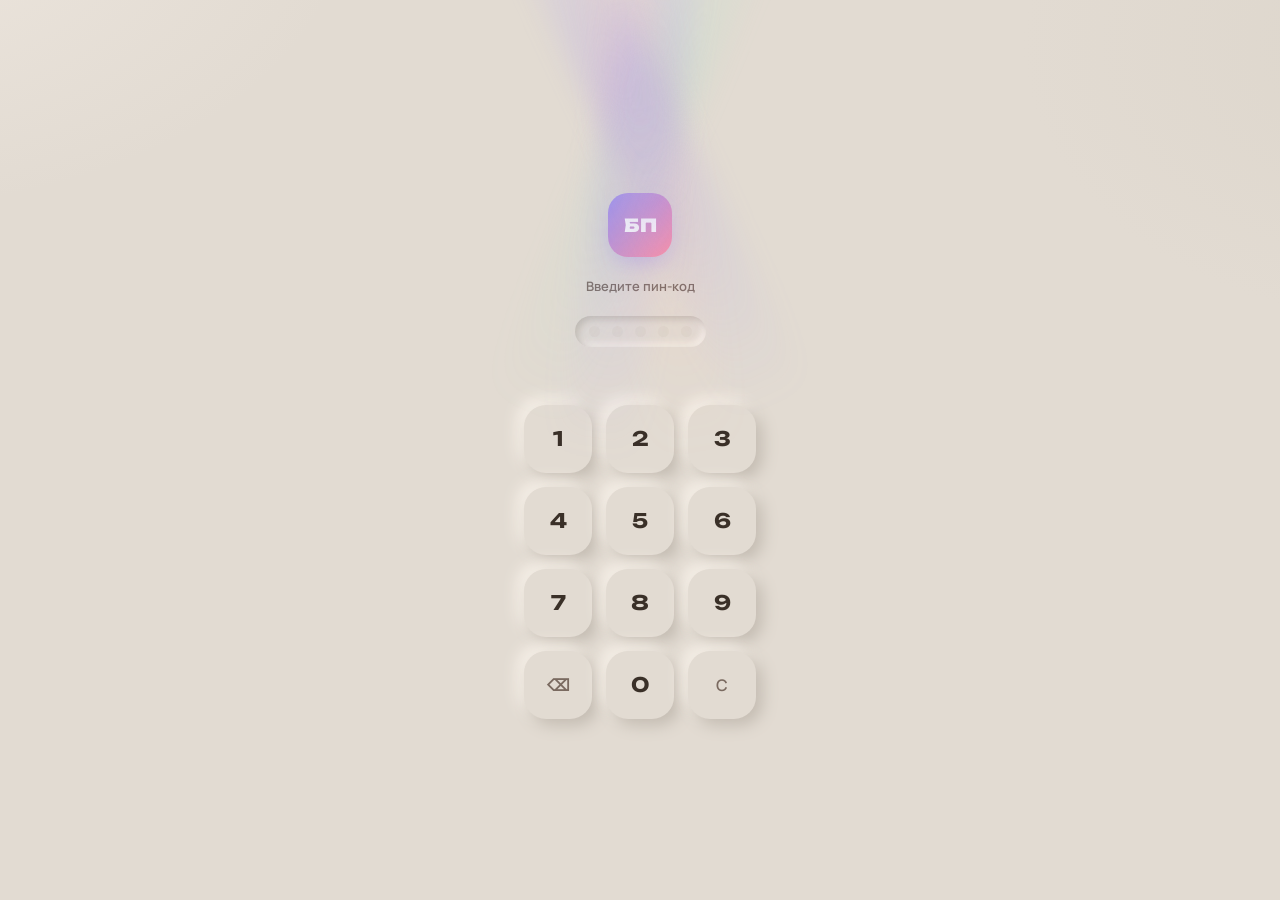
<file: tasks.html>
<!DOCTYPE html>
<!-- FILE_VERSION: tasks-v33 -->
<html lang="ru" data-theme="light">
<head>
<script src="rf-parallel.js?v=20261020"></script>
<meta charset="UTF-8">
<meta name="viewport" content="width=device-width, initial-scale=1.0, maximum-scale=1.0, user-scalable=no, viewport-fit=cover">
<title>Задачи клуба</title>
<meta name="theme-color" content="#7c6cf0">
<meta name="apple-mobile-web-app-capable" content="yes">
<meta name="apple-mobile-web-app-status-bar-style" content="default">
<meta name="apple-mobile-web-app-title" content="Задачи">
<link rel="manifest" href="tasks-manifest.json">
<!-- ⚠️ ИМЕНА С ПРЕФИКСОМ tasks-: каталог icons/ общий с дашбордом,
     и его favicon-32.png там уже занят. Свой набор не перетирает чужой -->
<link rel="icon" type="image/png" sizes="32x32" href="icons/tasks-32.png">
<link rel="icon" type="image/png" sizes="16x16" href="icons/tasks-16.png">
<link rel="icon" type="image/png" sizes="48x48" href="icons/tasks-48.png">
<link rel="icon" href="icons/tasks-favicon.ico" sizes="any">
<link rel="apple-touch-icon" href="icons/tasks-apple-touch.png">
<link rel="preconnect" href="https://fonts.googleapis.com">
<link rel="preconnect" href="https://fonts.gstatic.com" crossorigin>
<style>
@import url('https://fonts.googleapis.com/css2?family=Unbounded:wght@700;900&family=Manrope:wght@400;500;600;700&display=swap');

/* ============================================================
   ДОСКА ЗАДАЧ В ЯЗЫКЕ ДАШБОРДА
   Переменные, тени, радиусы и шрифты взяты 1:1 из club-admin/index.html:
   светлая тема — тёплый картонный неоморфизм, тёмная — матовое стекло.
   ⚠️ ТОЛЬКО ВИЗУАЛЬНЫЙ СЛОЙ. Разметка, id, onclick и JS не тронуты,
   все прежние имена классов сохранены до единого.
   ============================================================ */

/* ── Светлая тема: Carton warm neumorphism ── */
[data-theme="light"]{
  --bg:        #e2dbd2;
  --bg-b:      #ddd6cc;
  --bg-c:      #ede6de;
  --surface:   #e2dbd2;
  --surface2:  #ddd6cc;
  --border:    rgba(194,186,176,0);
  --line:      rgba(100,80,60,0.09);
  --text:      #3a3028;
  --text-dim:  #7a6a60;
  --text-faint:#a89888;
  --card-bg:   #e2dbd2;
  --input-bg:  #e2dbd2;
  --stat-bg:   #ddd6cc;
  --sh-r:      6px 6px 16px #c2bab0, -6px -6px 16px #faf4ec;
  --sh-sm:     3px 3px 9px #c2bab0, -3px -3px 9px #faf4ec;
  --sh-i:      inset 5px 5px 12px #c2bab0, inset -5px -5px 12px #faf4ec;
  --sh-is:     inset 3px 3px 7px #c2bab0, inset -3px -3px 7px #faf4ec;
  --shadow:    var(--sh-r);
}
/* ── Тёмная тема: glassmorphism ── */
[data-theme="dark"]{
  --bg:        #0c0a15;
  --bg-b:      #110f1e;
  --bg-c:      #0c0a15;
  --surface:   rgba(255,255,255,0.05);
  --surface2:  rgba(255,255,255,0.09);
  --border:    rgba(255,255,255,0.08);
  --line:      rgba(255,255,255,0.06);
  --text:      #f0eefc;
  --text-dim:  #a29dc2;
  --text-faint:#655f80;
  --card-bg:   rgba(255,255,255,0.05);
  --input-bg:  rgba(255,255,255,0.07);
  --stat-bg:   rgba(255,255,255,0.07);
  --sh-r:      0 4px 20px -6px rgba(124,108,240,0.18);
  --sh-sm:     0 2px 12px -4px rgba(124,108,240,0.14);
  --sh-i:      inset 0 1px 0 rgba(255,255,255,0.06);
  --sh-is:     inset 0 1px 0 rgba(255,255,255,0.04);
  --shadow:    var(--sh-r);
}

:root{
  /* ⚠️ ЗОНА ПОД ЧАСАМИ ОДНОЙ ПЕРЕМЕННОЙ. Ниже её берут и шапка, и экран
     пин-кода: разъезжаться им нельзя, а env() в двух местах правится в
     одном и забывается в другом */
  --safe-top:max(env(safe-area-inset-top), 12px);
  --lav:#9b8cf2; --lav-deep:#7c6cf0; --lav-dim:rgba(155,140,242,0.16);
  --peach:#ffb199; --mint:#8fe3c0; --coral:#ff8fa3;
  --green:#3ecf8e; --red:#ff453a;
  --accent:#e8614a; --accent-deep:#cf4f39;
  /* ⚠️ ИМЕНА ИЗ ПРЕЖНЕГО МАКЕТА ОСТАВЛЕНЫ ЖИВЫМИ. `--danger` и `--accent-2`
     зовут правила ниже, `--surface2` — атрибут stroke прямо в разметке
     кольца: правило с несуществующей переменной браузер отбрасывает
     целиком, и дуга легла бы на пустоту */
  --danger:var(--red); --accent-2:var(--mint);
  --disp:'Unbounded',sans-serif; --body:'Manrope',sans-serif;
}

*{box-sizing:border-box;margin:0;padding:0;-webkit-tap-highlight-color:transparent}
/* ⚠️ ВТОРОЙ ЗАМОК ЗУМА. maximum-scale в мете гасит «щипок», но двойное
   касание по кнопке в webkit всё равно приближает — лечится только этим */
body,.pin-btn,.round,.tab,.task,.box,.adder button,.linky{touch-action:manipulation}
html{background:var(--bg);transition:background .3s}
body{
  font-family:var(--body);color:var(--text);font-size:15px;line-height:1.45;
  min-height:100vh;position:relative;overflow-x:hidden;
  background:
    radial-gradient(800px 500px at -10% -10%,var(--bg-c),transparent 60%),
    radial-gradient(700px 500px at 110% 5%,var(--bg-b),transparent 55%),
    var(--bg);
  -webkit-font-smoothing:antialiased;
  padding:0 0 calc(40px + env(safe-area-inset-bottom));
  transition:background .3s,color .3s;
}
/* Лавандовые блобы дашборда — тем же рецептом, но без лишних узлов
   в разметке: у доски своих `.blob` нет, поэтому рисуем псевдоэлементом */
body::before,body::after{
  content:"";position:fixed;border-radius:50%;filter:blur(70px);
  pointer-events:none;z-index:0;opacity:0;transition:opacity .35s;
}
body::before{width:300px;height:300px;top:-100px;right:-80px;background:var(--lav)}
body::after{width:250px;height:250px;bottom:12%;left:-100px;background:var(--peach)}
[data-theme="dark"] body::before,[data-theme="dark"] body::after{opacity:.7}

.wrap{position:relative;z-index:1;max-width:480px;margin:0 auto;padding:0 16px}

/* ── СВЕТОВЫЕ ЛУЧИ НА ФОНЕ ─────────────────────────────────────────────
   Рецепт взят с экрана раскрытия пака в club-app: наклонные полосы с
   размытием и режимом наложения screen. Отличия сознательные — здесь это
   не сцена, а обои: лучи неподвижны, идут сверху и живут под содержимым.
   ⚠️ СЛОЙ НЕ ЛОВИТ КАСАНИЯ (pointer-events:none) и стоит z-index:0 —
   иначе накрыл бы собой пин-пад, а тот кликается на весь экран */
.rays{position:fixed;inset:0;z-index:0;pointer-events:none;overflow:hidden}
.rays span{
  position:absolute;top:-18%;left:50%;width:74px;height:96vh;
  transform:translateX(-50%) rotate(var(--rot));transform-origin:50% 0;
  margin-left:var(--off);border-radius:74px 74px 0 0;
  filter:blur(14px);mix-blend-mode:screen;opacity:var(--op);
  background:linear-gradient(180deg,
    rgba(255,255,255,.42) 0%,
    var(--ray) 30%,
    transparent 72%);
}
/* ⚠️ ЛУЧИ ДОЛЖНЫ ЧИТАТЬСЯ ПОРОЗНЬ. Первая версия была вдвое шире и с
   размытием 26-34: полосы сливались в одно светлое пятно во весь верх
   экрана — не лучи, а засветка. Узко и слабо размыто — видно, что их
   несколько, и фон остаётся фоном */
.rays span:nth-child(1){--rot:-25deg;--off:-132px;--ray:var(--lav);--op:.26}
.rays span:nth-child(2){--rot:-10deg;--off:-48px;--ray:var(--peach);--op:.17}
.rays span:nth-child(3){--rot:8deg;--off:40px;--ray:var(--lav);--op:.22}
.rays span:nth-child(4){--rot:23deg;--off:130px;--ray:var(--mint);--op:.14}
/* На картонном фоне screen не виден вовсе, поэтому светлой теме — мягкий
   свет и вчетверо меньшая плотность: неоморфизм живёт ровным фоном, и
   заметные лучи спорят с ним */
[data-theme="light"] .rays span{mix-blend-mode:soft-light;opacity:.22}
[data-theme="light"] .rays span:nth-child(2),[data-theme="light"] .rays span:nth-child(4){opacity:.14}
@media (prefers-reduced-motion:reduce){.rays{opacity:.6}}

/* ── Шапка: тот же ритм, что на главной дашборда ────────── */
header{
  padding:calc(var(--safe-top) + 26px) 0 16px;
  display:flex;align-items:center;justify-content:space-between;gap:12px;
}
h1{
  font-family:var(--disp);font-weight:700;font-size:15px;letter-spacing:-.01em;
  display:flex;align-items:center;gap:10px;min-width:0;
}
/* Знак «БП» — тот же, что в шапке дашборда (.mark), но собран из
   псевдоэлемента, чтобы не трогать разметку */
h1::before{
  content:"БП";flex:none;width:38px;height:38px;border-radius:11px;
  background:linear-gradient(135deg,var(--lav),var(--coral));
  display:flex;align-items:center;justify-content:center;
  font-family:var(--disp);font-weight:900;font-size:13px;color:#fff;
  box-shadow:0 6px 16px -4px rgba(155,140,242,0.45);
}
.head-acts{display:flex;gap:8px;align-items:center;flex:none}
.round{
  width:36px;height:36px;border-radius:50%;border:1px solid var(--border);
  background:var(--surface);color:var(--text);box-shadow:var(--shadow);
  display:flex;align-items:center;justify-content:center;
  font-size:15px;font-family:var(--body);cursor:pointer;transition:transform .15s;
}
.round:active{transform:scale(0.92)}
[data-theme="light"] .round{background:var(--bg);box-shadow:var(--sh-sm);border:none}
[data-theme="light"] .round:active{box-shadow:var(--sh-is)}
[data-theme="dark"] .round{background:var(--surface2);backdrop-filter:blur(22px);-webkit-backdrop-filter:blur(22px)}

/* ── Сводка сверху: карточка KPI дашборда ──────────────── */
.hero{
  background:var(--surface);border:1px solid var(--border);border-radius:18px;
  padding:16px;margin:0 0 14px;box-shadow:var(--shadow);
  backdrop-filter:blur(20px);-webkit-backdrop-filter:blur(20px);
}
[data-theme="light"] .hero{background:var(--bg);box-shadow:var(--sh-r);border:none;backdrop-filter:none;-webkit-backdrop-filter:none}
.hero-row{display:flex;align-items:center;gap:16px}
/* ЦЕЛИ ДНЯ. Отдельная полоса под кольцом прогресса: это про сегодня, а кольцо
   про весь путь. Смешивать их в одном числе нельзя — дневная норма закрывается
   каждый день заново, а доска накапливается. */
.goals{margin-top:14px;padding-top:13px;border-top:1px solid var(--line)}
.goals-head{display:flex;justify-content:space-between;align-items:baseline;margin-bottom:9px}
.goals-t{font-size:12px;font-weight:700;letter-spacing:.04em;text-transform:uppercase;color:var(--text-dim)}
.goals-d{font-size:11px;color:var(--text-faint)}
.goal{display:flex;align-items:center;gap:10px;padding:7px 0}
.goal-n{flex:1;min-width:0;font-size:13px;font-weight:600}
.goal-auto{font-size:10px;letter-spacing:.08em;text-transform:uppercase;color:var(--text-faint);margin-left:6px;font-weight:500}
.goal-bar{flex:0 0 74px;height:6px;border-radius:6px;background:var(--surface2);overflow:hidden}
.goal-bar i{display:block;height:100%;background:var(--accent);border-radius:6px;transition:width .25s}
.goal-bar.full i{background:#5f9e63}
.goal-v{flex:0 0 46px;text-align:right;font-size:13px;font-weight:700;font-variant-numeric:tabular-nums}
.goal-plus{flex:0 0 auto;width:28px;height:28px;border-radius:9px;border:0;cursor:pointer;
  background:var(--surface2);color:var(--text);font-size:16px;font-weight:700;line-height:1}
.goal-plus:disabled{opacity:.32;cursor:default}
.goals-week{display:flex;gap:3px;margin-top:11px}
.goals-week i{flex:1;height:22px;border-radius:5px;background:var(--surface2);position:relative}
.goals-week i.part{background:linear-gradient(to top,var(--accent) var(--p),var(--surface2) var(--p))}
.goals-week i.all{background:#5f9e63}
.goals-week i.today{outline:2px solid var(--accent);outline-offset:1px}
/* ГРАФИКИ ПО ДНЯМ. Столбики разметкой, а не canvas: их десятки, зато они
   переживают смену темы и масштаб вместе со всем остальным. */
.chart{margin-top:16px}
.chart-head{display:flex;justify-content:space-between;align-items:baseline;margin-bottom:2px}
.chart-t{font-size:13px;font-weight:700;letter-spacing:-.01em}
.chart-sum{font-size:11px;color:var(--text-faint)}
.chart-legend{display:flex;flex-wrap:wrap;gap:10px;margin:7px 0 9px}
.chart-legend span{display:inline-flex;align-items:center;gap:5px;font-size:11px;color:var(--text-dim)}
.chart-legend i{width:9px;height:9px;border-radius:3px;display:inline-block}
.chart-plot{display:flex;gap:3px;align-items:flex-end;height:110px}
.chart-col{flex:1;min-width:4px;display:flex;gap:2px;align-items:flex-end;height:100%}
.chart-col i{flex:1;border-radius:4px 4px 0 0;min-height:0;display:block}
.chart-ticks{display:flex;gap:3px;margin-top:5px}
.chart-ticks div{flex:1;min-width:4px;font-size:9px;color:var(--text-faint);position:relative;white-space:nowrap;height:12px}
.chart-ticks span{position:absolute;left:0;transform:translateX(-30%)}
.chart-empty{font-size:12px;color:var(--text-faint);padding:12px 0}
.goals-streak{font-size:11px;color:var(--text-faint);margin-top:7px}
.ring{width:84px;height:84px;flex:none;position:relative;display:grid;place-items:center;border-radius:50%}
[data-theme="light"] .ring{box-shadow:var(--sh-is)}
.ring svg{position:absolute;inset:2px;transform:rotate(-90deg)}
.ring svg circle{stroke-width:8}
/* Дуга прогресса — лавандой, как все числовые акценты дашборда.
   В разметке она объявлена атрибутом stroke, поэтому перебиваем правилом */
#ring-arc{stroke:var(--lav-deep)}
.ring-num{font-family:var(--disp);font-weight:900;font-size:19px;letter-spacing:-.03em;color:var(--text)}
.hero-t{font-family:var(--disp);font-weight:700;font-size:15px;letter-spacing:-.01em;margin-bottom:4px}
.hero-x{font-size:12px;color:var(--text-dim)}
.hero-saved{font-size:11px;color:var(--text-faint);margin-top:8px;min-height:15px}

/* ── Разделы: пилюли периода из дашборда (.ptab) ───────── */
.tabs{display:flex;gap:6px;margin-bottom:14px;overflow-x:auto;scrollbar-width:none;padding:2px}
.tabs::-webkit-scrollbar{display:none}
.tab{
  flex:0 0 auto;border:none;cursor:pointer;font-family:var(--body);
  font-size:11px;font-weight:600;padding:6px 11px;border-radius:20px;
  background:rgba(124,108,240,0.08);color:var(--text-dim);
  display:flex;align-items:center;gap:6px;white-space:nowrap;transition:all .15s;
}
.tab.on{background:var(--lav-dim);color:var(--lav-deep)}
[data-theme="light"] .tab{background:var(--bg);box-shadow:var(--sh-sm);border:1px solid transparent}
[data-theme="light"] .tab.on{background:var(--lav-dim);box-shadow:none}
.tab i{font-style:normal;font-size:10px;font-weight:700;color:var(--text-faint)}
.tab.on i{color:var(--lav-deep)}

/* ── Группы и список задач: заголовок секции + .card ───── */
.group{margin-bottom:14px}
.group-head{display:flex;align-items:baseline;justify-content:space-between;gap:10px;margin:0 2px 10px}
.group-t{font-size:11px;font-weight:700;letter-spacing:.07em;text-transform:uppercase;color:var(--text-faint)}
.group-n{font-size:11px;font-weight:700;color:var(--text-faint)}
.list{
  background:var(--surface);border:1px solid var(--border);border-radius:18px;
  overflow:hidden;box-shadow:var(--shadow);
  backdrop-filter:blur(20px);-webkit-backdrop-filter:blur(20px);
}
[data-theme="light"] .list{background:var(--bg);box-shadow:var(--sh-r);border:none;backdrop-filter:none;-webkit-backdrop-filter:none}

/* Строка задачи повторяет .list-item дашборда: разделитель линией,
   подсветка лавандой на нажатие */
.task{
  display:flex;align-items:flex-start;gap:12px;padding:12px 16px;cursor:pointer;
  border-bottom:1px solid var(--line);transition:background .12s;
}
.task:last-child{border-bottom:none}
.task:active{background:rgba(155,140,242,0.08)}
.box{
  width:24px;height:24px;flex:none;border-radius:8px;margin-top:1px;
  background:var(--stat-bg);border:1px solid var(--border);
  display:grid;place-items:center;color:transparent;
  font-size:13px;font-weight:700;transition:.18s cubic-bezier(.2,.8,.2,1);
}
/* Квадрат отметки мельче карточек, поэтому и вдавленность мельче:
   на 24 пикселях штатный --sh-is съедает середину и читается пятном */
[data-theme="light"] .box{background:var(--bg);border:none;
  box-shadow:inset 2px 2px 5px #c2bab0, inset -2px -2px 5px #faf4ec}
.task.done .box{
  background:linear-gradient(135deg,var(--lav),var(--lav-deep));
  box-shadow:0 6px 16px -4px rgba(155,140,242,0.45);border:none;color:#fff;
}
.task-t{font-size:13px;line-height:1.4;font-weight:600}
.task.done .task-t{color:var(--text-faint);text-decoration:line-through;text-decoration-thickness:1px}
.task-n{display:block;font-size:11px;color:var(--text-faint);margin-top:3px;text-decoration:none;line-height:1.45}
.task.done .task-n{opacity:.55}

/* Метки — те же плашки, что .badge в дашборде */
.tag{
  display:inline-block;font-size:10px;font-weight:700;letter-spacing:.03em;
  padding:2px 7px;border-radius:20px;margin-right:6px;vertical-align:1px;
  background:var(--stat-bg);color:var(--text-faint);
}
.tag.hot{background:rgba(232,97,74,0.14);color:var(--accent-deep)}
.tag.me{background:var(--lav-dim);color:var(--lav-deep)}
.tag.plan{background:rgba(62,207,142,0.15);color:#1a9466}
[data-theme="dark"] .tag.hot{color:var(--peach)}
[data-theme="dark"] .tag.plan{color:var(--mint)}
.del{
  margin-left:auto;flex:none;border:none;background:transparent;cursor:pointer;
  color:var(--text-faint);font-size:15px;padding:0 2px;font-family:var(--body);
}
.del:active{color:var(--red)}

/* ── Добавление задачи: поле и кнопка попапа дашборда ──── */
.adder{display:flex;gap:8px;margin:14px 0 6px}
.adder input,.adder select{
  flex:1;min-width:0;font-family:var(--body);font-size:13px;
  padding:11px 14px;border-radius:12px;border:1px solid var(--line);
  background:var(--input-bg);color:var(--text);outline:none;transition:box-shadow .15s;
}
.adder input::placeholder{color:var(--text-faint)}
.adder select{-webkit-appearance:none;appearance:none;color:var(--text-dim);font-size:12.5px}
.adder input:focus,.adder select:focus{box-shadow:0 0 0 2px var(--lav-dim)}
.adder select:disabled{opacity:.5}
.adder button{
  flex:none;width:46px;border:none;cursor:pointer;border-radius:14px;
  background:var(--accent);color:#fff;font-family:var(--disp);font-weight:700;
  font-size:19px;transition:opacity .15s;
}
.adder button:active{opacity:.8}

.empty{padding:24px;text-align:center;color:var(--text-faint);font-size:13px}

/* ══ КАЛЕНДАРЬ ЗАПУСКА (tasks-v12, 03.09.2026) ══════════════════════════
   Не список, а дорога: полоса дней сверху, блоки дней ниже. День берётся из
   группы задачи («Дни 1–3 · …», «День 5 · …») или из поля day. Дата старта
   лежит отдельным документом tasks_calendar, чтобы не ломать патчи доски */
.cal-head{padding:14px 16px;display:flex;align-items:center;justify-content:space-between;gap:10px;flex-wrap:wrap}
.cal-head b{font-size:13px;font-weight:700}
.cal-head small{display:block;font-size:11px;color:var(--text-faint);margin-top:2px}
.cal-head input[type=date]{font:inherit;font-size:12px;padding:6px 10px;border-radius:10px;border:1px solid var(--border);
  background:var(--stat-bg);color:var(--text);outline:none}
.cal-strip{display:grid;grid-template-columns:repeat(7,1fr);gap:6px;padding:0 12px 14px}
.cal-day{
  position:relative;aspect-ratio:1;border-radius:12px;display:flex;flex-direction:column;align-items:center;justify-content:center;
  background:var(--stat-bg);border:1px solid var(--border);cursor:pointer;font-weight:700;font-size:13px;overflow:hidden;
  transition:transform .12s;
}
.cal-day:active{transform:scale(.95)}
.cal-day small{font-size:9px;font-weight:600;color:var(--text-faint);letter-spacing:.04em;text-transform:uppercase;margin-top:1px}
.cal-day i{position:absolute;left:0;right:0;bottom:0;height:4px;background:linear-gradient(90deg,var(--lav),var(--lav-deep));transform-origin:left;transform:scaleX(var(--p,0))}
.cal-day.done{background:linear-gradient(135deg,var(--lav),var(--lav-deep));color:#fff;border-color:transparent;
  box-shadow:0 6px 16px -4px rgba(155,140,242,0.45)}
.cal-day.done small{color:rgba(255,255,255,.8)}
.cal-day.done i{display:none}
.cal-day.late{border-color:rgba(232,97,74,.6);color:var(--accent-deep)}
.cal-day.today{outline:2px solid var(--lav-deep);outline-offset:2px}
.cal-day.free{opacity:.4;cursor:default}
.cal-day.wknd small{color:var(--accent-deep);opacity:.8}
.cal-block-x{font-size:11px;color:var(--text-faint);font-weight:600;margin-left:8px;text-transform:none;letter-spacing:0}
.cal-block.late .group-t{color:var(--accent-deep)}
.cal-block.today .group-t::before{content:'●';color:var(--lav-deep);margin-right:6px}

.foot{text-align:center;font-size:11px;color:var(--text-faint);margin-top:20px}
.linky{
  border:1px solid var(--border);cursor:pointer;font-family:var(--body);
  font-size:12px;font-weight:600;color:var(--text);
  padding:9px 16px;border-radius:14px;background:var(--stat-bg);transition:all .15s;
}
[data-theme="light"] .linky{background:var(--bg);box-shadow:var(--sh-sm);border:none}
[data-theme="light"] .linky:active{box-shadow:var(--sh-is)}
.linky:active{opacity:.75;transform:scale(0.97)}

/* ── Экран пин-кода: тот же фон и те же поверхности ────── */
.pin-screen{
  position:fixed;inset:0;z-index:9999;display:flex;flex-direction:column;
  align-items:center;justify-content:center;gap:20px;
  padding:calc(var(--safe-top) + 16px) 16px calc(env(safe-area-inset-bottom) + 16px);
  /* ⚠️ ФОН НЕПРОЗРАЧНЫЙ. Первый заход сделал его прозрачным, чтобы
     сквозь него светили лучи, — и сквозь него стала просвечивать вся
     доска с задачами. Лучи на этом экране рисует свой вложенный слой */
  background:
    radial-gradient(800px 500px at -10% -10%,var(--bg-c),transparent 60%),
    radial-gradient(700px 500px at 110% 5%,var(--bg-b),transparent 55%),
    var(--bg);
}
.pin-screen.hidden{display:none}
.pin-logo{
  width:64px;height:64px;border-radius:20px;
  background:linear-gradient(135deg,var(--lav),var(--coral));color:#fff;
  display:grid;place-items:center;font-family:var(--disp);font-weight:900;font-size:18px;
  box-shadow:0 10px 24px -6px rgba(155,140,242,0.5);
}
.pin-title{font-size:13px;color:var(--text-dim);font-weight:600}
.pin-dots{display:flex;gap:12px;padding:10px 14px;border-radius:99px;background:var(--stat-bg)}
[data-theme="light"] .pin-dots{background:var(--bg);box-shadow:var(--sh-is)}
.pin-dot{width:11px;height:11px;border-radius:50%;background:var(--surface2);transition:background .15s}
.pin-dot.filled{background:linear-gradient(135deg,var(--lav),var(--lav-deep));box-shadow:0 4px 10px -2px rgba(155,140,242,0.5)}
.pin-error{font-size:12.5px;color:var(--red);min-height:18px;text-align:center;padding:0 24px}
.pin-pad{display:grid;grid-template-columns:repeat(3,68px);gap:14px}
.pin-btn{
  width:68px;height:68px;border-radius:22px;border:1px solid var(--border);
  background:var(--surface);color:var(--text);box-shadow:var(--shadow);
  font-family:var(--disp);font-weight:700;font-size:20px;cursor:pointer;transition:transform .15s;
}
.pin-btn:active{transform:scale(0.94)}
.pin-btn.del{font-family:var(--body);font-weight:600;font-size:16px;color:var(--text-dim)}
[data-theme="light"] .pin-btn{background:var(--bg);box-shadow:var(--sh-r);border:none}
[data-theme="light"] .pin-btn:active{box-shadow:var(--sh-i)}
[data-theme="dark"] .pin-btn{backdrop-filter:blur(22px);-webkit-backdrop-filter:blur(22px)}

/* ── Узкие экраны ─────────────────────────────────────── */
@media (max-width:420px){
  .wrap{padding:0 13px}
  h1{font-size:14px}
  .ring{width:76px;height:76px}
  .pin-pad{grid-template-columns:repeat(3,64px);gap:12px}
  .pin-btn{width:64px;height:64px}
}

/* ОКНО РАЗГОВОРА С ПАРТНЁРОМ. Тот же разговор, что в боте: реплики общие,
   память общая. Открыл доску, спросил — вечером в Telegram он это помнит */
.bp-fab{position:fixed;right:16px;bottom:calc(16px + env(safe-area-inset-bottom));
  width:54px;height:54px;border-radius:50%;border:none;z-index:60;
  background:linear-gradient(135deg,var(--lav),var(--lav-deep));color:#fff;
  font-family:var(--body);font-weight:700;font-size:15px;
  box-shadow:0 10px 24px -8px rgba(155,140,242,.7)}
.bp-fab:active{transform:scale(.94)}
.bp-wrap{position:fixed;inset:0;z-index:70;display:none;flex-direction:column;
  background:var(--bg);padding-top:env(safe-area-inset-top)}
.bp-wrap.open{display:flex}
.bp-head{display:flex;align-items:center;justify-content:space-between;
  padding:14px 16px;border-bottom:1px solid var(--surface2)}
.bp-title{font-weight:700;font-size:15px}
.bp-close{background:none;border:none;color:var(--text-dim);font-size:22px;padding:4px 8px}
.bp-log{flex:1;overflow-y:auto;padding:14px 16px;display:flex;flex-direction:column;gap:10px}
.bp-msg{max-width:84%;padding:10px 13px;border-radius:16px;font-size:14px;line-height:1.45;
  white-space:pre-wrap;word-wrap:break-word}
.bp-msg.me{align-self:flex-end;background:linear-gradient(135deg,var(--lav),var(--lav-deep));color:#fff}
.bp-msg.him{align-self:flex-start;background:var(--stat-bg)}
[data-theme="light"] .bp-msg.him{background:var(--bg);box-shadow:var(--sh-r)}
.bp-msg.wait{opacity:.6;font-style:italic}
.bp-bar{display:flex;gap:8px;padding:12px 16px calc(12px + env(safe-area-inset-bottom));
  border-top:1px solid var(--surface2)}
.bp-input{flex:1;padding:12px 14px;border-radius:14px;border:1px solid var(--surface2);
  background:var(--stat-bg);color:var(--text);font-family:var(--body);font-size:15px}
.bp-send{padding:0 18px;border-radius:14px;border:none;font-weight:600;
  background:linear-gradient(135deg,var(--lav),var(--lav-deep));color:#fff}

/* СТРАТЕГИЧЕСКИЕ ЦЕЛИ. Цель — это элемент доски с признаком goal; шаги
   ссылаются на неё полем parent. Отдельного хранилища нет намеренно */
.st-title{font-size:11px;font-weight:700;letter-spacing:.07em;text-transform:uppercase;
  color:var(--text-faint);margin:0 2px 8px}
.st-card{background:var(--stat-bg);border-radius:18px;padding:14px 16px;margin-bottom:10px}
[data-theme="light"] .st-title{font-size:11px;font-weight:700;letter-spacing:.07em;text-transform:uppercase;
  color:var(--text-faint);margin:0 2px 8px}
.st-card{background:var(--bg);box-shadow:var(--sh-r)}
.st-head{display:flex;align-items:baseline;gap:10px;cursor:pointer}
.st-t{font-weight:700;font-size:15px;flex:1;min-width:0}
.st-n{font-size:12px;color:var(--text-dim);white-space:nowrap}
.st-why{font-size:12px;color:var(--text-dim);margin-top:3px}
.st-bar{height:8px;border-radius:99px;background:var(--surface2);margin-top:10px;overflow:hidden}
.st-fill{height:100%;border-radius:99px;background:linear-gradient(90deg,var(--lav),var(--lav-deep));
  transition:width .35s ease}
.st-due{font-size:12px;margin-top:6px;color:var(--text-dim)}
.st-due.late{color:#d8674f;font-weight:600}
.st-sub{margin-top:10px;display:none}
/* Код элемента — мелко и серо. Нужен, чтобы можно было сказать партнёру
   «подцепи pw04 к st02», не гадая, где что */
.code{font-size:10px;color:var(--text-dim);opacity:.75;margin-right:6px;
  font-variant-numeric:tabular-nums}
/* КАРТА ПРОЕКТА — майндмэп: приоритеты → цели → шаги. Видно целиком, а не
   списком; текущий приоритет подсвечен. Скроллится вбок на телефоне */
.map-wrap{overflow-x:auto;-webkit-overflow-scrolling:touch;margin-bottom:12px;
  padding-bottom:6px}
.map-wrap svg{display:block}
.map-node{cursor:pointer}
.map-t{font-family:var(--body);font-size:11px;fill:var(--text)}
.map-t.small{font-size:10px;fill:var(--text-dim)}
/* ⚠️ СВЯЗИ БЫЛИ НЕВИДИМЫ: цвет var(--surface2) на светлой доске почти не
   отличался от фона. Берём акцент с прозрачностью — видно и не рябит */
.map-link{stroke:var(--lav);stroke-opacity:.55;stroke-width:2;fill:none}
.tl-grid{stroke:var(--surface2);stroke-width:1}
.tl-today{stroke:#d8674f;stroke-width:2;stroke-dasharray:4 3}
.tl-bar{rx:6}
.tl-bar.goal{fill:var(--lav);fill-opacity:.85}
.tl-bar.task{fill:var(--lav);fill-opacity:.45}
.tl-bar.done{fill:var(--text-dim);fill-opacity:.35}
.tl-bar.late{fill:#d8674f;fill-opacity:.7}
.tl-lab{font-family:var(--body);font-size:10px;fill:var(--text)}
.tl-cap{font-family:var(--body);font-size:10px;fill:var(--text-dim)}
.tl-none{font-size:12px;color:var(--text-dim);padding:10px 2px}
.map-box{fill:var(--stat-bg);stroke:var(--surface2);stroke-width:1}
.map-box.now{fill:var(--lav);stroke:var(--lav-deep)}
.map-box.goal{fill:var(--bg);stroke:var(--surface2)}
.map-box.done{opacity:.45}
.map-t.on-now{fill:#fff}
/* Приоритеты списком под картой */
.ph{display:flex;align-items:baseline;gap:8px;padding:9px 12px;border-radius:12px;
  margin-bottom:6px;background:var(--stat-bg);font-size:13px}
[data-theme="light"] .ph{background:var(--bg);box-shadow:var(--sh-r)}
.ph.now{background:linear-gradient(135deg,var(--lav),var(--lav-deep));color:#fff}
.ph.done{opacity:.45}
.ph-t{font-weight:600;flex:1;min-width:0}
.ph-s{font-size:11px;opacity:.8;white-space:nowrap}
.st-dates{font-size:11px;color:var(--text-dim);margin-left:6px;white-space:nowrap}
.st-dates.late{color:#d8674f;font-weight:600}
.st-tools{display:flex;gap:4px;margin-left:auto}
.st-hist{display:flex;justify-content:flex-end;gap:12px;margin:4px 2px 10px}
.st-hist button{background:none;border:none;color:var(--text-dim);font-size:11px;padding:2px 4px}
.st-add{background:none;border:1px dashed var(--surface2);border-radius:10px;
  color:var(--text-dim);font-size:12px;padding:7px 10px;margin-top:8px;width:100%}
.st-add:active{opacity:.6}
.st-to{background:none;border:none;color:var(--text-dim);font-size:11px;
  padding:4px 6px;white-space:nowrap}
.st-to:active{opacity:.6}
.st-child{margin:8px 0 0 14px;padding-left:12px;border-left:2px solid var(--surface2)}
.st-child .st-t{font-size:14px}
.st-bar-sm{height:6px;border-radius:99px;background:var(--surface2);margin-top:7px;overflow:hidden}
.st-card.open > .st-sub, .st-child.open > .st-sub{display:block}
.st-empty{font-size:12px;color:var(--text-dim);padding:6px 0}
</style>
<script src="https://telegram.org/js/telegram-web-app.js"></script>
</head>
<body>


<div class="rays" aria-hidden="true"><span></span><span></span><span></span><span></span></div>

<!-- ⚠️ ЭКРАН ДЛЯ СЛУЧАЙНОГО ЧЕЛОВЕКА. Бот публичный, кнопку приложения
     увидит любой, кто на него наткнётся. Вместо отказа отдаём фильм —
     решение Denis'а 05.09.2026: превратить утечку в верх воронки -->
<button class="bp-fab" id="bp-fab" onclick="bpOpen()" title="Спросить партнёра">БП</button>
<div class="bp-wrap" id="bp-wrap">
  <div class="bp-head">
    <div class="bp-title">Партнёр</div>
    <button class="bp-close" onclick="bpClose()">&times;</button>
  </div>
  <div class="bp-log" id="bp-log"></div>
  <div class="bp-bar">
    <input class="bp-input" id="bp-input" placeholder="Спросить или поручить"
           onkeydown="if(event.key==='Enter')bpSend()">
    <button class="bp-send" onclick="bpSend()">→</button>
  </div>
</div>

<div class="pin-screen hidden" id="stray-screen">
  <div class="pin-logo">БП</div>
  <div class="pin-title" style="text-align:center;padding:0 32px;line-height:1.5">
    Здесь ничего интересного.<br>А вот это стоит посмотреть.
  </div>
  <a class="linky" id="stray-link" href="https://t.me/youselllikeagod_bot/app?startapp=film"
     style="margin-top:6px;padding:13px 26px;border-radius:99px;font-weight:600;
            background:linear-gradient(135deg,var(--lav),var(--lav-deep));color:#fff;
            text-decoration:none;box-shadow:0 8px 20px -6px rgba(155,140,242,0.6)">
    Смотреть фильм
  </a>
</div>

<div class="pin-screen" id="pin-screen">
  <div class="rays" aria-hidden="true"><span></span><span></span><span></span><span></span></div>
  <div class="pin-logo">БП</div>
  <div class="pin-title">Введите пин-код</div>
  <div class="pin-dots">
    <div class="pin-dot" id="d0"></div><div class="pin-dot" id="d1"></div>
    <div class="pin-dot" id="d2"></div><div class="pin-dot" id="d3"></div>
    <div class="pin-dot" id="d4"></div>
  </div>
  <div class="pin-error" id="pin-error"></div>
  <div class="pin-pad">
    <button class="pin-btn" onclick="pinKey('1')">1</button>
    <button class="pin-btn" onclick="pinKey('2')">2</button>
    <button class="pin-btn" onclick="pinKey('3')">3</button>
    <button class="pin-btn" onclick="pinKey('4')">4</button>
    <button class="pin-btn" onclick="pinKey('5')">5</button>
    <button class="pin-btn" onclick="pinKey('6')">6</button>
    <button class="pin-btn" onclick="pinKey('7')">7</button>
    <button class="pin-btn" onclick="pinKey('8')">8</button>
    <button class="pin-btn" onclick="pinKey('9')">9</button>
    <button class="pin-btn del" onclick="pinKey('del')">⌫</button>
    <button class="pin-btn" onclick="pinKey('0')">0</button>
    <button class="pin-btn del" onclick="pinKey('clear')">C</button>
  </div>
</div>

<div class="wrap" id="app" style="display:none">
  <header>
    <h1>Задачи клуба</h1>
    <div class="head-acts">
      <button class="round" onclick="dropAllDone()" title="Убрать закрытые">✕</button>
      <button class="round" onclick="toggleTheme()" title="Тема">◐</button>
      <button class="round" onclick="location.href='./'" title="К дашборду">←</button>
    </div>
  </header>

  <!-- ⚠️ СТРАТЕГИЯ ВЫШЕ ВСЕГО: она задаёт, ради чего остальное. Была вкладкой
       и терялась среди разделов; теперь видна всегда, при любой вкладке -->
  <div id="strategy"></div>

  <div class="hero">
    <div class="hero-row">
      <div class="ring">
        <svg viewBox="0 0 84 84">
          <circle cx="42" cy="42" r="36" fill="none" stroke="var(--surface2)" stroke-width="9"/>
          <circle cx="42" cy="42" r="36" fill="none" stroke="var(--accent)" stroke-width="9"
                  stroke-linecap="round" id="ring-arc" stroke-dasharray="0 999"/>
        </svg>
        <div class="ring-num" id="ring-num">0%</div>
      </div>
      <div style="min-width:0">
        <div class="hero-t" id="hero-t">Считаю…</div>
        <div class="hero-x" id="hero-x"></div>
        <div class="hero-saved" id="hero-saved"></div>
      </div>
    </div>
    <div class="goals" id="goals"></div>
    <div id="charts"></div>
  </div>

  <div class="tabs" id="tabs"></div>
  <div id="body"></div>

  <div class="adder">
    <input id="new-task" placeholder="Своя задача в этот раздел…"
           onkeydown="if(event.key==='Enter')addTask()">
    <button onclick="addTask()">+</button>
  </div>
  <div class="adder"><select id="new-group"></select></div>

  <div class="foot"><button class="linky" id="show-done" onclick="toggleDone()">Показать сделанное</button>
    <div style="margin-top:11px">доска задач · <span id="build">…</span></div></div>
</div>

<script>
const API = 'https://api.youselllikeagod-magazine.ru';
const ADMIN_TOKEN_KEY = 'admin_token';
const DOC_KEY = 'tasks';
let ADMIN_TOKEN = '';
try { ADMIN_TOKEN = sessionStorage.getItem(ADMIN_TOKEN_KEY) || ''; } catch(e) {}

/* ═══ ЗАДАЧИ ЖИВУТ НА СЕРВЕРЕ ═════════════════════════════════════════════════
   ⚠️ РАНЬШЕ ТЕКСТЫ БЫЛИ ЗАШИТЫ В ЭТОТ ФАЙЛ, а на сервере лежали только
   отметки. Тогда «добавить задачу» означало перевыложить страницу. Теперь весь
   список — документ `tasks` в админском хранилище: правится и отсюда, и одной
   командой из терминала.

   Документ: { v:2, sections:[{key,title}], items:[{id,sec,g,t,n,tag,done}] }
   `done` — дата строкой или пусто. Группы берутся ИЗ ПОРЯДКА `items`: первая
   встреченная группа идёт первой. Так порядок задаётся заливкой, а не
   отдельным полем, которое пришлось бы держать в согласии со списком.

   ⚠️ ПИШЕМ ТОЛЬКО ПАТЧАМИ, НЕ ДОКУМЕНТОМ ЦЕЛИКОМ: доску правят с двух сторон,
   и вкладка, открытая со вчера, не должна затирать добавленное мимо неё. */
const FALLBACK_SECTIONS = [
  { key:'dev',  title:'Разработка'   },
  { key:'test', title:'Тестирование' },
  { key:'fill', title:'Наполнение'   },
  { key:'ask',  title:'Решить'       },
  /* ⚠️ ЛИЧНОЕ НЕ ПРО КЛУБ. Раздел живёт на сервере вместе с остальными; здесь он
     только в запасном списке, на случай пустого документа */
  { key:'self', title:'Личное'       }
];
let SECTIONS = FALLBACK_SECTIONS.slice();
let ITEMS = [];
/* ⚠️ РАЗДЕЛ ЛЕКЦИЙ НЕ ХРАНИТСЯ НА ДОСКЕ — он считается сервером из самой базы
   лекций. Иначе новая лекция не появлялась бы, пока её не занесут руками, а
   заполненное поле не убирало бы строку «нет таймкодов». На доске живёт только
   галочка «эту я доделал», задача заводится в момент первого нажатия */
const LEC_SEC = 'lec';
const SELF_SEC = 'self';   // личные задачи — вне общего прогресса
/* v33: копилка идей партнёра тоже вне кольца — это идеи, а не путь к запуску.
   [stated] Denis 03.10 согласился: иначе «закрыто N из 400» ничего не значит */
const OUT_OF_RING = [SELF_SEC, 'partner'];
let LECTURES = [];
let CHECKS = {};
let cur = 'dev';
let showDone = false;
let saveTimer = null;
let pending = { add:[], remove:[], done:[], undone:[] };

function esc(s){ return String(s==null?'':s)
  .replace(/&/g,'&amp;').replace(/</g,'&lt;').replace(/>/g,'&gt;')
  .replace(/"/g,'&quot;').replace(/'/g,'&#39;'); }

function sectionItems(sec){
  /* Группы — в порядке первого появления в `items`. Пустые (когда всё в них
     закрыто, а закрытое спрятано) не рисуем вовсе */
  const out = [];
  const byName = {};
  allItems(sec).forEach(function(it){
    if (it.done && !showDone) return;
    const g = it.g || 'Разное';
    if (!byName[g]){ byName[g] = { g:g, items:[] }; out.push(byName[g]); }
    byName[g].items.push(it);
  });
  return out;
}
/* ⚠️ ЦЕЛИ ИЗ ОБЫЧНЫХ СПИСКОВ УБИРАЕМ: они живут в тех же items, и без фильтра
   каждая цель дублировалась бы строкой в своём разделе */
function allItems(sec){
  if (sec === CAL_SEC) return calItems();
  /* ⚠️ В РАЗДЕЛЕ ЛЕКЦИЙ ДВА РОДА СТРОК. Из базы приходит то, что уже записано;
     свои строки — это ПЛАН на потоки, которых ещё нет. Сервер про них знать не
     может, а планировать наперёд надо. Плановые идут ПОСЛЕ настоящих внутри
     своей группы, чтобы записанное было видно первым */
  const own = ITEMS.filter(function(i){ return i.sec === sec && !i.goal; });
  if (sec !== LEC_SEC) return own;
  const real = lectureRows();
  const seen = {};
  real.forEach(function(r){ seen[r.id] = true; });
  return real.concat(own.filter(function(i){ return !seen[i.id]; }));
}
const CAL_SEC = 'cal';
const CAL_DOC = 'tasks_calendar';
let CAL = { start: '' };

/* День задачи: явное поле day («5» или «1-3») сильнее группы; в группе ищем
   «Дни 1–3» / «День 5». Ничего не нашли — задача не календарная */
function itemDays(it){
  if (!it) return null;
  const src = String(it.day || '');
  let m = src.match(/^\s*(\d+)\s*(?:[–\-—]\s*(\d+))?\s*$/);
  if (!m) m = String(it.g || '').match(/Д(?:ни|ень|ня)\s*(\d+)\s*(?:[–\-—]\s*(\d+))?/i);
  if (!m) return null;
  const a = parseInt(m[1], 10), b = m[2] ? parseInt(m[2], 10) : a;
  if (!a || b < a) return null;
  return [a, b];
}
function calItems(){ return ITEMS.filter(function(i){ return !!itemDays(i); }); }
/* «Параллельно» — задачи без дня, которые идут рядом с календарём, а не после */
function calSideItems(){ return ITEMS.filter(function(i){ return !itemDays(i) && /параллельно/i.test(i.g || ''); }); }

function tabs(){
  const t = SECTIONS.slice();
  if (calItems().length) t.unshift({ key:CAL_SEC, title:'Календарь' });
  if (LECTURES.length) t.push({ key:LEC_SEC, title:'Лекции' });
  return t;
}
/* Строка лекции — это её готовность ИЗ БАЗЫ плюс отметка С ДОСКИ, если она
   уже ставилась. Ключ задачи привязан к слагу, поэтому переименование лекции
   отметку не теряет */
function lectureRows(){
  return LECTURES.map(function(l){
    const id = 'lec:' + l.slug;
    const saved = ITEMS.filter(function(i){ return i.id === id; })[0];
    const miss = (l.missing || []).map(function(k){ return CHECKS[k] || k; });
    return { id:id, sec:LEC_SEC, g:l.group || 'Вне потоков', t:l.title,
             n: miss.length ? 'нет: ' + miss.join(', ') : 'всё на месте',
             done: saved ? saved.done : '', lecture:true };
  });
}
function doneCount(list){ return list.filter(function(i){ return !!i.done; }).length; }
function findItem(id){
  for (let i = 0; i < ITEMS.length; i++) if (ITEMS[i].id === id) return ITEMS[i];
  return null;
}

/* ── Календарь ────────────────────────────────────────────────────────── */
const RU_WD = ['вс','пн','вт','ср','чт','пт','сб'];
const RU_MON = ['янв','фев','мар','апр','мая','июн','июл','авг','сен','окт','ноя','дек'];
function calStart(){
  const v = CAL.start && /^\d{4}-\d{2}-\d{2}$/.test(CAL.start) ? CAL.start : '';
  if (v) return new Date(v + 'T12:00:00');
  const d = new Date(); d.setHours(12,0,0,0); return d;
}
function calDate(n){ const d = calStart(); d.setDate(d.getDate() + n - 1); return d; }
function calFmt(d){ return d.getDate() + ' ' + RU_MON[d.getMonth()]; }
function calTodayN(){
  const s = calStart(), t = new Date(); t.setHours(12,0,0,0);
  return Math.floor((t - s) / 86400000) + 1;
}
function calRangeItems(a, b){
  return calItems().filter(function(i){ const d = itemDays(i); return d[0] === a && d[1] === b; });
}
function calDayItems(n){
  return calItems().filter(function(i){ const d = itemDays(i); return n >= d[0] && n <= d[1]; });
}
function renderCalendar(){
  const items = calItems();
  const total = items.reduce(function(m, i){ return Math.max(m, itemDays(i)[1]); }, 0);
  const todayN = calTodayN();
  const start = calStart();
  const finish = calDate(total);
  let status;
  if (todayN < 1) status = 'старт через ' + (1 - todayN) + ' дн.';
  else if (todayN > total) status = 'план прошёл, день ' + todayN;
  else status = 'сегодня день ' + todayN + ' из ' + total;
  const done = doneCount(items);

  let h = '<div class="list" style="margin-bottom:14px"><div class="cal-head">'
    + '<div><b>' + calFmt(start) + ' → ' + calFmt(finish) + '</b><small>' + status + ' · закрыто ' + done + ' из ' + items.length + '</small></div>'
    + '<input type="date" value="' + esc(CAL.start || '') + '" onchange="calSetStart(this.value)" title="дата старта">'
    + '</div><div class="cal-strip">';

  for (let n = 1; n <= total; n++){
    const d = calDate(n), list = calDayItems(n);
    const dn = doneCount(list);
    const cls = ['cal-day'];
    if (!list.length) cls.push('free');
    else if (dn === list.length) cls.push('done');
    else if (n < todayN) cls.push('late');
    if (n === todayN) cls.push('today');
    if (d.getDay() === 0 || d.getDay() === 6) cls.push('wknd');
    h += '<div class="' + cls.join(' ') + '" style="--p:' + (list.length ? (dn / list.length).toFixed(2) : 0) + '"'
       + (list.length ? ' onclick="calJump(' + n + ')"' : '') + '>'
       + n + '<small>' + RU_WD[d.getDay()] + ' ' + d.getDate() + '</small><i></i></div>';
  }
  h += '</div></div>';

  /* Блоки — по диапазонам, в порядке первого дня */
  const ranges = [];
  items.forEach(function(i){
    const d = itemDays(i);
    if (!ranges.some(function(r){ return r[0] === d[0] && r[1] === d[1]; })) ranges.push(d);
  });
  ranges.sort(function(x, y){ return x[0] - y[0] || x[1] - y[1]; });

  ranges.forEach(function(r){
    const list = calRangeItems(r[0], r[1]);
    const dn = doneCount(list);
    const isToday = todayN >= r[0] && todayN <= r[1];
    const isLate = r[1] < todayN && dn < list.length;
    const title = (r[0] === r[1] ? 'День ' + r[0] : 'Дни ' + r[0] + '–' + r[1])
      + '<span class="cal-block-x">' + (r[0] === r[1] ? calFmt(calDate(r[0])) : calFmt(calDate(r[0])) + ' – ' + calFmt(calDate(r[1]))) + '</span>';
    h += '<div class="group cal-block' + (isToday ? ' today' : '') + (isLate ? ' late' : '') + '" id="cal-day-' + r[0] + '">'
       + '<div class="group-head"><div class="group-t">' + title + '</div>'
       + '<div class="group-n">' + dn + ' из ' + list.length + '</div></div><div class="list">';
    list.forEach(function(it){ h += taskRow(it, true); });
    h += '</div></div>';
  });

  const side = calSideItems();
  if (side.length){
    h += '<div class="group"><div class="group-head"><div class="group-t">Параллельно, без дня</div>'
       + '<div class="group-n">' + doneCount(side) + ' из ' + side.length + '</div></div><div class="list">';
    side.forEach(function(it){ h += taskRow(it, true); });
    h += '</div></div>';
  }
  document.getElementById('body').innerHTML = h;
}
/* Одна строка задачи, общая для календаря и разделов. withSec — подписать раздел,
   в календаре задачи из разных разделов лежат вперемешку */
/* Экран стратегических целей: карточка с полосой, клик разворачивает шаги.
   ⚠️⚠️ ИМЯ — renderStrategy, НЕ renderGoals. В файле уже была renderGoals
   (рисует блок норм дня), и моя одноимённая функция молча ПЕРЕКРЫВАЛАСЬ ею:
   клик по «Стратегии» рисовал нормы, а тело страницы оставалось от прошлой
   вкладки. Час искали «почему не показывает». Перед добавлением функции в
   чужой файл — грепнуть имя. */
function goalItems(){ return ITEMS.filter(function(i){ return i.goal && !i.phase; }); }

/* ⚠️ ЭТАПЫ — ЭТО ПРИОРИТЕТЫ, И ОНИ МЕНЯЮТСЯ. Клик по этапу делает его текущим:
   партнёр читает «сейчас» как свой главный фокус, так что это не украшение,
   а переключатель того, о чём он будет думать */
function roadmapHtml(){
  const phases = ITEMS.filter(function(i){ return i.phase; });
  if (!phases.length) return '';
  const order = { 'сейчас':0, 'следующий':1, 'потом':2, 'пройден':3 };
  phases.sort(function(a, b){
    return (order[a['этап']] === undefined ? 2 : order[a['этап']])
         - (order[b['этап']] === undefined ? 2 : order[b['этап']]);
  });
  return '<div class="st-title">Роадмап</div>'
    + phases.map(function(p){
        const st = p['этап'] || 'потом';
        const kids = ITEMS.filter(function(i){ return i.parent === p.id; }).length;
        return '<div class="ph' + (st === 'сейчас' ? ' now' : '') + (st === 'пройден' ? ' done' : '') + '"'
          + ' onclick="setPhase(\'' + esc(p.id) + '\')">'
          + '<span class="code">' + esc(p.id) + '</span>'
          + '<div class="ph-t">' + esc(p.t) + '</div>'
          + '<div class="ph-s">' + esc(st) + (kids ? ' · целей ' + kids : '') + '</div></div>';
      }).join('');
}

/* ⚠️ РОАДМАП — ЭТО ХРОНОЛОГИЯ, А НЕ ГРУППИРОВКА. Denis 12.09: «это должна
   быть хронологическая цепочка задач: когда и что решаем». Поэтому здесь
   шкала времени: строки — цели, полосы — задачи по своим датам, красная
   черта — сегодня. Что без дат, в хронологию не попадает и честно об этом
   говорится: планировать можно только то, у чего есть срок.
   Рисуем SVG руками: доска — один файл без сборки, тянуть библиотеку нельзя. */
function mindmapHtml(){
  const dated = ITEMS.filter(function(i){ return !i.phase && (i.start || i.due); });
  if (!dated.length){
    return '<div class="st-title">Роадмап</div>'
      + '<div class="tl-none">Ни у одной задачи нет дат — хронологии нет. '
      + 'Скажи партнёру «спланируй неделю» или поставь даты: «поставь pw08 с 15.09 до 16.09».</div>';
  }
  const day = 86400000;
  const parse = function(d){ return d ? new Date(d + 'T00:00:00') : null; };
  let min = null, max = null;
  dated.forEach(function(i){
    const s = parse(i.start) || parse(i.due), e = parse(i.due) || parse(i.start);
    if (!min || s < min) min = s;
    if (!max || e > max) max = e;
  });
  const today = new Date(new Date().toISOString().slice(0,10) + 'T00:00:00');
  if (today < min) min = today;
  if (today > max) max = today;
  min = new Date(min.getTime() - 2 * day);
  max = new Date(max.getTime() + 2 * day);
  const days = Math.max(7, Math.round((max - min) / day));
  const DW = days > 45 ? 7 : (days > 24 ? 11 : 18);   /* ширина дня */
  const LEFT = 132, ROW = 22, TOP = 26;
  const width = LEFT + days * DW + 12;

  /* Строки: цель, под ней её датированные задачи */
  const rows = [];
  goalItems().forEach(function(g){
    const kids = ITEMS.filter(function(i){ return i.parent === g.id && (i.start || i.due); });
    if (!kids.length && !g.due) return;
    rows.push({ el: g, kind: 'goal' });
    kids.sort(function(a, b){ return (a.start || a.due || '').localeCompare(b.start || b.due || ''); });
    kids.forEach(function(k){ rows.push({ el: k, kind: 'task' }); });
  });
  ITEMS.filter(function(i){
    return !i.goal && !i.phase && (i.start || i.due)
        && !ITEMS.some(function(g){ return g.id === i.parent && g.goal; });
  }).forEach(function(i){ rows.push({ el: i, kind: 'task' }); });
  if (!rows.length) return '';

  const height = TOP + rows.length * ROW + 14;
  const x = function(d){ return LEFT + Math.round((parse(d) - min) / day * DW); };
  let g = '';

  /* Сетка по неделям с подписями дат */
  for (let t = new Date(min); t <= max; t = new Date(t.getTime() + 7 * day)){
    const px = LEFT + Math.round((t - min) / day * DW);
    g += '<line class="tl-grid" x1="' + px + '" y1="' + (TOP - 12) + '" x2="' + px + '" y2="' + (height - 8) + '"/>'
      + '<text class="tl-cap" x="' + (px + 3) + '" y="' + (TOP - 16) + '">'
      + t.getDate() + '.' + (t.getMonth() + 1) + '</text>';
  }
  const tx = LEFT + Math.round((today - min) / day * DW);
  g += '<line class="tl-today" x1="' + tx + '" y1="' + (TOP - 12) + '" x2="' + tx + '" y2="' + (height - 8) + '"/>'
    + '<text class="tl-cap" x="' + (tx + 3) + '" y="' + (height - 1) + '">сегодня</text>';

  const todayStr = new Date().toISOString().slice(0,10);
  rows.forEach(function(r, n){
    const it = r.el, y = TOP + n * ROW;
    const s = it.start || it.due, e = it.due || it.start;
    const x1 = x(s), x2 = Math.max(x(e) + DW - 3, x1 + 8);
    const late = it.due && it.due < todayStr && !it.done;
    const cls = it.done ? 'done' : (late ? 'late' : (r.kind === 'goal' ? 'goal' : 'task'));
    const name = (it.t || '').length > 20 ? (it.t || '').slice(0, 19) + '…' : (it.t || '');
    g += '<text class="tl-lab" x="4" y="' + (y + 13) + '">'
       + (r.kind === 'task' ? '  ' : '') + esc(name) + '</text>'
       + '<g class="map-node" onclick="mapClick(\'' + esc(it.id) + '\')">'
       + '<rect class="tl-bar ' + cls + '" x="' + x1 + '" y="' + (y + 4) + '" width="'
       + (x2 - x1) + '" height="' + (ROW - 9) + '"/></g>';
  });

  return '<div class="st-title">Роадмап — когда что решаем</div>'
    + '<div class="map-wrap"><svg width="' + width + '" height="' + height + '" '
    + 'viewBox="0 0 ' + width + ' ' + height + '">' + g + '</svg></div>';
}

function mapClick(id){
  const it = ITEMS.filter(function(i){ return i.id === id; })[0];
  if (!it) return;
  if (it.phase) { setPhase(id); return; }
  if (it.goal) { open_goals[id] = true; render();
                 const el = document.getElementById('strategy'); if (el) el.scrollIntoView({behavior:'smooth'}); return; }
  editItem(id);
}

async function setPhase(id){
  const p = ITEMS.filter(function(i){ return i.id === id; })[0];
  if (!p) return;
  const ans = prompt('Этап «' + p.t + '» — какой статус?\n\n1. сейчас\n2. следующий\n3. потом\n4. пройден', '1');
  if (ans === null) return;
  const st = { '1':'сейчас', '2':'следующий', '3':'потом', '4':'пройден' }[ans.trim()];
  if (!st) return;
  const r = await partnerPost('/partner/chat', { text: 'этап ' + id + ' ' + st });
  if (r) { setSaved('этап обновлён'); await loadAll(); }
}
function renderStrategy(){
  /* Пишем в свой контейнер наверху страницы, а не в тело вкладки */
  const цели = goalItems().filter(function(ц){
    /* Верхний уровень — цели, которые ни во что не вложены */
    return !ц.parent || !ITEMS.some(function(i){ return i.id === ц.parent; });
  });
  if (!goalItems().length){
    document.getElementById('strategy').innerHTML =
      '<div class="st-card" style="text-align:center;padding:28px 20px">'
      + '<div style="font-weight:700;font-size:16px;margin-bottom:8px">Стратегических целей нет</div>'
      + '<div style="font-size:13px;color:var(--text-dim);line-height:1.5">'
      + 'Заведи их через партнёра — кнопка «БП» внизу справа.<br>'
      + 'Например: «заведи цель — запустить рекламу в ВК к пятнице».</div></div>';
    return;
  }
  document.getElementById('strategy').innerHTML =
    mindmapHtml()
    + roadmapHtml()
    + '<div class="st-title">Стратегия</div>'
    + цели.map(function(ц){ return goalCard(ц, 0); }).join('')
    + '<div class="st-hist">'
    + '<button onclick="shiftAll()">сдвинуть даты</button>'
    + '<button onclick="boardHistory()">история и откат</button></div>';
}

/* ⚠️ ПОТОМКИ СЧИТАЮТСЯ НА ЛЮБУЮ ГЛУБИНУ. У крупной цели прямых детей может
   быть три подцели, а работы под ними — тридцать шагов; прогресс по прямым
   детям показывал бы «0 из 3» и не двигался неделями */
function descendants(id, глубина){
  глубина = глубина || 0;
  if (глубина > 6) return [];
  const прямые = ITEMS.filter(function(i){ return i.parent === id; });
  let все = прямые.slice();
  прямые.forEach(function(п){ все = все.concat(descendants(п.id, глубина + 1)); });
  return все;
}

/* ⚠️ ПЕРЕЦЕПИТЬ МЫШКОЙ, А НЕ КОДАМИ. Denis смотрит на доску и видит названия;
   заставлять его сверять pw04 и st02 значит заставлять работать вслепую */
/* ⚠️ ПЕРЕВЕШИВАНИЕ ИДЁТ НА СЕРВЕР ОТДЕЛЬНОЙ РУЧКОЙ. Обычный save() шлёт
   только add/remove/done/undone — смены родителя в нём нет, и правка жила
   до первой перезагрузки. Здесь ждём ответа сервера и только потом
   перерисовываем: иначе экран покажет то, чего на сервере не случилось */
async function setParent(id, parent){
  try {
    const r = await fetch(API + '/partner/attach?x_admin_token=' + encodeURIComponent(ADMIN_TOKEN), {
      method:'POST', headers:{'Content-Type':'application/json'},
      body: JSON.stringify({ id: id, parent: parent || '' })
    });
    if (!r.ok){
      const данные = await r.json().catch(function(){ return {}; });
      setSaved('не перевесилось: ' + (данные.detail || r.status));
      return false;
    }
    ITEMS.forEach(function(i){
      if (i.id !== id) return;
      if (parent) i.parent = parent; else delete i.parent;
    });
    setSaved('перевешено');
    render();
    return true;
  } catch(e){
    setSaved('не перевесилось: связь оборвалась');
    return false;
  }
}

function detachGoal(id){ setParent(id, ''); }

/* Даты у шага и срок у цели. Прошедший срок у открытого элемента — красным */
function datesHtml(it){
  if (!it.start && !it.due) return '';
  const today = new Date().toISOString().slice(0,10);
  const late = it.due && it.due < today && !it.done;
  const t = (it.start ? it.start.slice(5).replace('-', '.') : '') + (it.start && it.due ? '–' : '')
          + (it.due ? it.due.slice(5).replace('-', '.') : '');
  return '<span class="st-dates' + (late ? ' late' : '') + '">' + esc(t) + '</span>';
}

/* ВСЕ ПРАВКИ ИДУТ НА СЕРВЕР через ручку партнёра и попадают в его журнал —
   оттуда любую можно откатить. Обычный save() умеет только четыре операции
   и журнала не ведёт */
async function partnerPost(path, body){
  const r = await fetch(API + path + (path.indexOf('?') > -1 ? '&' : '?')
                        + 'x_admin_token=' + encodeURIComponent(ADMIN_TOKEN), {
    method:'POST', headers:{'Content-Type':'application/json'}, body: JSON.stringify(body || {})
  });
  const data = await r.json().catch(function(){ return {}; });
  if (!r.ok){ setSaved('не вышло: ' + (data.detail || r.status)); return null; }
  return data;
}

async function editItem(id){
  const it = ITEMS.filter(function(i){ return i.id === id; })[0];
  if (!it) return;
  const text = prompt('Текст:', it.t || '');
  if (text === null) return;
  const start = prompt('Дата начала (ГГГГ-ММ-ДД; пусто — не трогать; «-» снять):', it.start || '');
  if (start === null) return;
  const due = prompt(it.goal ? 'Срок цели (ГГГГ-ММ-ДД):' : 'Дата конца (ГГГГ-ММ-ДД):', it.due || '');
  if (due === null) return;
  let why = null;
  if (it.goal){ why = prompt('Зачем (у цели):', it.n || ''); if (why === null) return; }
  const body = { id: id, text: (text.trim() !== (it.t || '')) ? text.trim() : '',
                 start: start.trim(), due: due.trim() };
  if (why !== null && why !== (it.n || '')) body.why = why.trim() || '-';
  const ok = await partnerPost('/partner/edit', body);
  if (!ok) return;
  if (body.text) it.t = body.text;
  if (body.start === '-') delete it.start; else if (body.start) it.start = body.start;
  if (body.due === '-') delete it.due; else if (body.due) it.due = body.due;
  if (body.why !== undefined) it.n = body.why === '-' ? '' : body.why;
  setSaved('сохранено'); render();
}

async function dropGoal(id){
  const it = ITEMS.filter(function(i){ return i.id === id; })[0];
  const kids = descendants(id).length;
  if (!confirm('Удалить «' + (it ? it.t : id) + '»' + (kids ? ' и ' + kids + ' вложенных' : '') + '?')) return;
  /* Удаляем через партнёра — попадёт в журнал, откатывается */
  const first = await partnerPost('/partner/chat', { text: 'удали ' + id });
  if (first && first['подтвердить']) await partnerPost('/partner/chat', { text: 'деньги_да' });
  await loadAll();
}

async function boardHistory(){
  const r = await fetch(API + '/partner/board/history?x_admin_token=' + encodeURIComponent(ADMIN_TOKEN));
  const data = await r.json().catch(function(){ return {}; });
  const snaps = data['снимки'] || [];
  if (!snaps.length){ alert('Правок партнёром ещё не было.'); return; }
  const list = snaps.slice(0, 12).map(function(l, n){ return (n + 1) + '. ' + l['когда'] + ' — до: ' + l['что']; }).join('\n');
  const ans = prompt('К какому состоянию вернуть доску?\n\n' + list + '\n\nНомер:', '1');
  if (ans === null) return;
  const n = parseInt(ans, 10);
  if (isNaN(n) || n < 1 || n > Math.min(12, snaps.length)) return;
  const ok = await partnerPost('/partner/board/rollback?id=' + snaps[n - 1].id, {});
  if (ok){ setSaved('откат сделан'); await loadAll(); }
}

async function shiftAll(){
  const ans = prompt('На сколько дней сдвинуть все открытые даты? (отрицательное — назад)', '1');
  if (ans === null) return;
  const n = parseInt(ans, 10);
  if (isNaN(n) || !n) return;
  const ok = await partnerPost('/partner/board/shift?days=' + n, {});
  if (ok){ setSaved(ok['текст'] || 'сдвинуто'); await loadAll(); }
}

/* Завести шаг прямо в цели. Идёт на сервер ручкой партнёра: обычный save()
   умеет добавлять задачу, но без привязки к цели */
async function addStep(goalId){
  const цель = ITEMS.filter(function(i){ return i.id === goalId; })[0];
  const текст = prompt('Новый шаг в «' + (цель ? цель.t : goalId) + '»:', '');
  if (!текст || !текст.trim()) return;
  try {
    const r = await fetch(API + '/partner/task?x_admin_token=' + encodeURIComponent(ADMIN_TOKEN), {
      method:'POST', headers:{'Content-Type':'application/json'},
      body: JSON.stringify({ text: текст.trim(), parent: goalId })
    });
    const данные = await r.json().catch(function(){ return {}; });
    if (!r.ok || !данные.ok){ setSaved('шаг не завёлся'); return; }
    ITEMS.push({ id: данные.id, sec:'partner', g:'', t: текст.trim(), parent: goalId, done:'' });
    open_goals[goalId] = true;
    setSaved('шаг добавлен');
    render();
  } catch(e){ setSaved('шаг не завёлся: связь оборвалась'); }
}

function toGoal(id){
  const цели = goalItems();
  if (!цели.length){ alert('Целей нет — сначала заведи хотя бы одну.'); return; }
  const это = ITEMS.filter(function(i){ return i.id === id; })[0];
  const список = цели.map(function(ц, n){ return (n + 1) + '. ' + ц.t; }).join('\n');
  const ответ = prompt('«' + (это ? это.t : id) + '» — в какую цель?\n\n' + список
                       + '\n\n0 — отцепить совсем', '1');
  if (ответ === null) return;
  const n = parseInt(ответ, 10);
  if (isNaN(n) || n < 0 || n > цели.length) return;
  setParent(id, n === 0 ? '' : цели[n - 1].id);
}

function goalCard(ц, уровень){
  const все = descendants(ц.id);
  const листья = все.filter(function(i){ return !i.goal; });
  const закрыто = листья.filter(function(i){ return i.done; }).length;
  const доля = листья.length ? Math.round(100 * закрыто / листья.length) : 0;
  const сегодня = new Date().toISOString().slice(0,10);
  const поздно = ц.due && ц.due < сегодня && закрыто < листья.length;
  const дети = ITEMS.filter(function(i){ return i.parent === ц.id; });
  const подцели = дети.filter(function(i){ return i.goal; });
  const шаги = дети.filter(function(i){ return !i.goal; });

  return '<div class="' + (уровень ? 'st-child' : 'st-card') + (open_goals[ц.id] ? ' open' : '') + '">'
    + '<div class="st-head" onclick="toggleGoal(\'' + esc(ц.id) + '\')">'
    + '<div class="st-t"><span class="code">' + esc(ц.id) + '</span>' + esc(ц.t) + '</div>'
    /* ⚠️ Вложить цель можно было, а вынести — нет. Всякий раз, добавляя связь,
       добавляй способ её разорвать */
    + '<div class="st-tools">'
    + '<button class="st-to" onclick="event.stopPropagation();editItem(\'' + esc(ц.id) + '\')">✎</button>'
    + (уровень ? '<button class="st-to" onclick="event.stopPropagation();detachGoal(\''
                 + esc(ц.id) + '\')">вынести</button>' : '')
    + '<button class="st-to" onclick="event.stopPropagation();dropGoal(\'' + esc(ц.id) + '\')">✕</button>'
    + '</div>'
    + '<div class="st-n">' + закрыто + ' из ' + листья.length + '</div></div>'
    + (ц.n ? '<div class="st-why">' + esc(ц.n) + '</div>' : '')
    + '<div class="' + (уровень ? 'st-bar st-bar-sm' : 'st-bar') + '">'
    + '<div class="st-fill" style="width:' + доля + '%"></div></div>'
    + (ц.due || ц.start ? '<div class="st-due' + (поздно ? ' late' : '') + '">'
               + (ц.start ? 'с ' + esc(ц.start) + ' ' : '') + (ц.due ? 'до ' + esc(ц.due) : '')
               + (поздно ? ' — просрочено' : '') + '</div>' : '')
    + '<div class="st-sub">'
    + подцели.map(function(п){ return goalCard(п, уровень + 1); }).join('')
    + (шаги.length ? '<div class="list">' + шаги.map(function(i){ return taskRow(i, false); }).join('') + '</div>' : '')
    + (!дети.length ? '<div class="st-empty">Шагов нет. Цель без шагов — лозунг: '
                      + 'попроси партнёра разложить её.</div>' : '')
    /* ⚠️ Шаг заводится СРАЗУ ВНУТРЬ цели: раньше приходилось завести задачу в
       разделе, потом искать её и перевешивать — три действия вместо одного */
    + '<button class="st-add" onclick="event.stopPropagation();addStep(\'' + esc(ц.id) + '\')">'
    + '+ шаг в «' + esc((ц.t || '').slice(0, 22)) + '»</button>'
    + '</div></div>';
}

let open_goals = {};
function toggleGoal(id){
  open_goals[id] = !open_goals[id];
  renderStrategy();
}
function taskRow(it, withSec){
  const sec = withSec ? (SECTIONS.filter(function(s){ return s.key === it.sec; })[0] || {}).title : '';
  return '<div class="task' + (it.done ? ' done' : '') + '" onclick="toggle(\'' + esc(it.id) + '\')">'
    + '<div class="box">✓</div><div style="min-width:0"><div class="task-t">'
    + (it.tag === 'hot' ? '<span class="tag hot">срочное</span>' : '')
    + (it.tag === 'me'  ? '<span class="tag me">за мной</span>'  : '')
    + (it.tag === 'plan' ? '<span class="tag plan">план</span>'  : '')
    + (sec ? '<span class="tag">' + esc(sec) + '</span>' : '')
    + '<span class="code">' + esc(it.id) + '</span>'
    + esc(it.t)
    + datesHtml(it) + '</div>'
    + (it.n ? '<span class="task-n">' + esc(it.n) + '</span>' : '')
    + '</div>'
    + (it.lecture ? ''
       : '<button class="st-to" onclick="event.stopPropagation();editItem(\'' + esc(it.id) + '\')">✎</button>'
         + '<button class="st-to" onclick="event.stopPropagation();toGoal(\'' + esc(it.id) + '\')">в цель</button>'
         + '<button class="del" onclick="event.stopPropagation();dropTask(\'' + esc(it.id) + '\')">✕</button>')
    + '</div>';
}
function calJump(n){
  /* к блоку, в который входит день */
  const items = calItems();
  let best = null;
  items.forEach(function(i){ const d = itemDays(i); if (n >= d[0] && n <= d[1] && (best === null || d[0] < best)) best = d[0]; });
  const el = best !== null ? document.getElementById('cal-day-' + best) : null;
  if (el) el.scrollIntoView({ behavior:'smooth', block:'start' });
}
/* Дата старта — отдельный маленький документ; пишем целиком, он ничей больше */
async function calSetStart(v){
  CAL.start = v || '';
  try {
    await fetch(API + '/admin/doc/' + CAL_DOC + '?x_admin_token=' + encodeURIComponent(ADMIN_TOKEN), {
      method:'POST', headers:{ 'Content-Type':'application/json' }, body: JSON.stringify({ start: CAL.start })
    });
  } catch(e){}
  render();
}
async function loadCalendar(){
  try {
    const r = await fetch(API + '/admin/doc/' + CAL_DOC + '?x_admin_token=' + encodeURIComponent(ADMIN_TOKEN));
    if (!r.ok) return;
    const d = await r.json();
    CAL.start = (d.data && d.data.start) || '';
  } catch(e){}
}

function render(){
  document.getElementById('tabs').innerHTML = tabs().map(function(s){
    const list = allItems(s.key);
    return '<button class="tab' + (s.key===cur ? ' on' : '') + '" onclick="switchTab(\'' + s.key + '\')">'
      + esc(s.title) + '<i>' + doneCount(list) + '/' + list.length + '</i></button>';
  }).join('');

  renderStrategy();
  if (cur === CAL_SEC){ renderCalendar(); } else {
  const groups = sectionItems(cur);
  let h = '';
  groups.forEach(function(g){
    const total = allItems(cur).filter(function(i){ return (i.g || 'Разное') === g.g; });
    h += '<div class="group"><div class="group-head">'
       + '<div class="group-t">' + esc(g.g) + '</div>'
       + '<div class="group-n">' + doneCount(total) + ' из ' + total.length + '</div></div><div class="list">';
    g.items.forEach(function(it){
      h += '<div class="task' + (it.done ? ' done' : '') + '" onclick="toggle(\'' + esc(it.id) + '\')">'
         + '<div class="box">✓</div><div style="min-width:0"><div class="task-t">'
         + (it.tag === 'hot' ? '<span class="tag hot">срочное</span>' : '')
         + (it.tag === 'me'  ? '<span class="tag me">за мной</span>'  : '')
         + (it.tag === 'plan' ? '<span class="tag plan">план</span>'  : '')
         + esc(it.t) + '</div>'
         + (it.n ? '<span class="task-n">' + esc(it.n) + '</span>' : '')
         + '</div>'
         + (it.lecture ? ''
            : '<button class="del" onclick="event.stopPropagation();dropTask(\'' + esc(it.id) + '\')">✕</button>')
         + '</div>';
    });
    h += '</div></div>';
  });
  if (!groups.length){
    h = '<div class="list"><div class="empty">'
      + (ITEMS.length ? 'Здесь всё закрыто' : 'Список пуст — залей задачи командой из чата')
      + '</div></div>';
  }
  document.getElementById('body').innerHTML = h;
  }

  /* ⚠️ ЛИЧНОЕ В ОБЩИЙ СЧЁТЧИК НЕ ИДЁТ. Кольцо считает путь к запуску клуба;
     подмешать туда таргет ВК и бытовые дела — значит сделать число «закрыто N
     из M» бессмысленным. Свой счётчик у раздела на вкладке и так есть */
  let all = 0, dn = 0;
  tabs().forEach(function(s){
    if (OUT_OF_RING.indexOf(s.key) >= 0) return;
    /* Календарь — витрина тех же задач из разделов, в кольцо второй раз не считаем */
    if (s.key === CAL_SEC) return;
    const list = allItems(s.key);
    all += list.length; dn += doneCount(list);
  });
  const pct = all ? Math.round(dn * 100 / all) : 0;
  const arc = document.getElementById('ring-arc');
  const len = 2 * Math.PI * 36;
  arc.setAttribute('stroke-dasharray', (len * pct / 100).toFixed(1) + ' ' + len.toFixed(1));
  document.getElementById('ring-num').textContent = pct + '%';
  document.getElementById('hero-t').textContent = heroTitle(pct);
  document.getElementById('hero-x').textContent = 'Закрыто ' + dn + ' из ' + all
    + ' · осталось ' + (all - dn);
  const sw = document.getElementById('show-done');
  if (sw) sw.textContent = showDone ? 'Скрыть сделанное' : 'Показать сделанное';
  const inp = document.getElementById('new-task');
  if (inp) inp.placeholder = (cur === LEC_SEC)
    ? 'Запланировать занятие — впишется в поток…'
    : 'Своя задача в этот раздел…';

  /* Список групп текущего раздела — берётся из ВСЕХ задач, не только видимых:
     иначе группа, где всё закрыто, пропадала бы из выбора */
  const sel = document.getElementById('new-group');
  if (sel){
    const seen = [];
    allItems(cur).forEach(function(i){
      const g = i.g || 'Мои';
      if (seen.indexOf(g) < 0) seen.push(g);
    });
    if (seen.indexOf('Мои') < 0) seen.push('Мои');
    const keep = sel.value;
    sel.innerHTML = seen.map(function(g){
      return '<option value="' + esc(g) + '">' + esc(g) + '</option>';
    }).join('') + '<option value="__new__">+ новая группа…</option>';
    if (seen.indexOf(keep) >= 0 || keep === '__new__') sel.value = keep;
    sel.disabled = false;
  }
}

/* ═══════════ ЦЕЛИ ДНЯ ═══════════
   [stated] Denis 31.08.2026: N рассылок, N клиентов, N постов, N задач по
   архитектуре — каждый день заново.

   ⚠️ КЛИЕНТЫ И ЗАДАЧИ СЧИТАЮТСЯ САМИ. Оплаты сервер видит, закрытые сегодня
   строки доски — тоже. Заставлять вбивать то, что мы и так знаем, — верный
   способ бросить отмечать вообще. У таких целей плюсика нет вовсе.

   ⚠️ ЦЕЛИ НЕ ВХОДЯТ В КОЛЬЦО ПРОГРЕССА. Кольцо про весь путь, цели про сегодня. */
/* ⚠️ ПОРЯДОК = ВОРОНКА СВЕРХУ ВНИЗ: рассылки → лиды → клиенты. Так видно,
   на каком шаге теряется, а не просто четыре числа в столбик.
   ⚠️ «Клиенты» — только НОВЫЕ платящие. Продления идут отдельной строкой и
   БЕЗ нормы: это не цель, а признак здоровья базы (05.09.2026) */
const GOAL_NAMES = { sends:'Рассылки', leads:'Лиды', clients:'Клиенты новые',
                     posts:'Посты', arch:'Задачи по архитектуре',
                     renewals:'Продления' };
const GOAL_ORDER = ['sends','leads','clients','posts','arch','renewals'];
let GOALS = null;

async function loadGoals(){
  try{
    const r = await fetch(API + '/admin/daily-goals?days=14&x_admin_token=' + encodeURIComponent(ADMIN_TOKEN));
    if (!r.ok) return;
    GOALS = await r.json();
    renderGoals();
    loadCharts();
  }catch(e){}
}

async function goalTick(metric){
  if (!GOALS) return;
  const body = JSON.stringify({ метрика: metric, шаг: 1 });
  /* Рисуем сразу, не дожидаясь сервера: плюсик должен отзываться мгновенно.
     Ответ сервера всё равно перетрёт число — он источник правды */
  GOALS['сегодня'][metric] = (GOALS['сегодня'][metric] || 0) + 1;
  renderGoals();
  try{
    const r = await fetch(API + '/admin/daily-goals?x_admin_token=' + encodeURIComponent(ADMIN_TOKEN),
      { method:'POST', headers:{'Content-Type':'application/json'}, body: body });
    if (r.ok){ GOALS = await r.json(); renderGoals(); }
  }catch(e){}
}

/* ⚠️ ТОЧНОЕ ЧИСЛО, А НЕ ТОЛЬКО ПЛЮСИК. [stated] Denis: «рассылок могло уйти
   тысяча сегодня» — тыкать плюс тысячу раз никто не станет.
   Принимаем и «+300» (прибавить), и «1200» (поставить как есть). */
async function goalExact(metric){
  if (!GOALS) return;
  const было = Number((GOALS['сегодня'] || {})[metric] || 0);
  const ответ = prompt(GOAL_NAMES[metric] + ' за сегодня. Число — поставить как есть, «+300» — прибавить.', было);
  if (ответ === null) return;
  const t = String(ответ).trim().replace(',', '.');
  const n = parseInt(t.replace('+',''), 10);
  if (isNaN(n) || n < 0) return;
  const тело = t.charAt(0) === '+' ? { метрика:metric, шаг:n } : { метрика:metric, значение:n };
  GOALS['сегодня'][metric] = t.charAt(0) === '+' ? было + n : n;
  renderGoals();
  try{
    const r = await fetch(API + '/admin/daily-goals?x_admin_token=' + encodeURIComponent(ADMIN_TOKEN),
      { method:'POST', headers:{'Content-Type':'application/json'}, body: JSON.stringify(тело) });
    if (r.ok){ GOALS = await r.json(); renderGoals(); renderCharts(); }
  }catch(e){}
}

async function goalNorms(){
  if (!GOALS) return;
  const нормы = {};
  for (const k of GOAL_ORDER){
    const был = (GOALS['нормы'] || {})[k];
    const ответ = prompt('Норма на день — ' + GOAL_NAMES[k], был == null ? '' : был);
    if (ответ === null) return;              // отменил на любом шаге — не трогаем ничего
    const n = parseInt(ответ, 10);
    if (!isNaN(n) && n >= 0) нормы[k] = n;
  }
  try{
    const r = await fetch(API + '/admin/daily-goals?x_admin_token=' + encodeURIComponent(ADMIN_TOKEN),
      { method:'POST', headers:{'Content-Type':'application/json'}, body: JSON.stringify({ нормы: нормы }) });
    if (r.ok){ GOALS = await r.json(); renderGoals(); }
  }catch(e){}
}

/* Доля выполненного за день — среднее по четырём целям, каждая не выше единицы.
   Без потолка один ударный день по рассылкам закрашивал бы день целиком */
function goalDayShare(row, нормы){
  let сумма = 0, всего = 0;
  GOAL_ORDER.forEach(function(k){
    const норма = Number((нормы || {})[k] || 0);
    if (!норма) return;
    всего++;
    сумма += Math.min(1, Number((row || {})[k] || 0) / норма);
  });
  return всего ? сумма / всего : 0;
}

function renderGoals(){
  const box = document.getElementById('goals');
  if (!box || !GOALS){ return; }
  const нормы = GOALS['нормы'] || {};
  const сег = GOALS['сегодня'] || {};
  const само = GOALS['считается_само'] || [];

  let h = '<div class="goals-head"><div class="goals-t">Нормы дня</div>'
        + '<button class="linky goals-d" onclick="goalNorms()">Изменить нормы</button></div>';

  GOAL_ORDER.forEach(function(k){
    const норма = Number(нормы[k] || 0);
    const есть  = Number(сег[k] || 0);
    const доля  = норма ? Math.min(100, Math.round(есть * 100 / норма)) : 0;
    const авто  = само.indexOf(k) >= 0;
    h += '<div class="goal">'
       + '<div class="goal-n">' + esc(GOAL_NAMES[k])
       + (авто ? '<span class="goal-auto">само</span>' : '') + '</div>'
       + '<div class="goal-bar' + (норма && есть >= норма ? ' full' : '') + '">'
       + '<i style="width:' + доля + '%"></i></div>'
       + (авто
            ? '<div class="goal-v">' + есть + '<span style="opacity:.45">/' + норма + '</span></div>'
            : '<div class="goal-v" style="cursor:pointer" title="вписать точное число"'
              + ' onclick="goalExact(\'' + k + '\')">' + есть
              + '<span style="opacity:.45">/' + норма + '</span></div>')
       + (авто ? '<button class="goal-plus" disabled title="считается само">+</button>'
               : '<button class="goal-plus" onclick="goalTick(\'' + k + '\')">+</button>')
       + '</div>';
  });

  /* Полоска последних двух недель: видно серию и провалы.
     ⚠️ РЯД СТРОИМ ИЗ КАЛЕНДАРНЫХ ДНЕЙ, А НЕ ИЗ ЗАПИСЕЙ ЖУРНАЛА. Пока журнал
     пуст, записей был ОДИН день — единственная ячейка растягивалась во всю
     ширину и читалась как сломанный прогресс-бар. Дни без записей должны быть
     видны пустыми: пропуск — это тоже факт о неделе. */
  const поДням = {};
  (GOALS['история'] || []).forEach(function(row){ поДням[row['день']] = row; });
  const история = chartDays(14).map(function(d){
    const row = поДням[d] || {};
    return { 'день': d, sends: row.sends || 0, leads: row.leads || 0,
             clients: row.clients || 0, posts: row.posts || 0,
             arch: row.arch || 0, renewals: row.renewals || 0,
             'пусто': !поДням[d] };
  });
  if (история.length){
    h += '<div class="goals-week">' + история.map(function(row){
      const доля = goalDayShare(row, нормы);
      const кл = доля >= 1 ? 'all' : (доля > 0 ? 'part' : '');
      const сегодня = row['день'] === GOALS['день'] ? ' today' : '';
      return '<i class="' + кл + сегодня + '" style="--p:' + Math.round(доля * 100) + '%" title="'
           + esc(row['день']) + ' · ' + Math.round(доля * 100) + '%"></i>';
    }).join('') + '</div>';

    /* Серия — сколько дней подряд норма закрыта. Сегодня считаем только если
       уже закрыт: незакрытый сегодняшний день не должен обнулять вчерашнюю серию */
    let серия = 0;
    for (let i = история.length - 1; i >= 0; i--){
      const полн = !история[i]['пусто'] && goalDayShare(история[i], нормы) >= 1;
      if (i === история.length - 1 && !полн) continue;   // незакрытый сегодня серию не рвёт
      if (полн) серия++; else break;
    }
    h += '<div class="goals-streak">' + (серия
        ? 'Норма закрыта ' + серия + ' ' + (серия === 1 ? 'день' : (серия < 5 ? 'дня' : 'дней')) + ' подряд'
        : 'Серия прервана — начнём заново') + '</div>';
  }
  box.innerHTML = h;
}

/* ═══════════ ДВА ГРАФИКА ПО ДНЯМ ═══════════
   Лиды берём из серверной ручки метрик, свои действия — из журнала целей.
   Это РАЗНЫЕ величины и разные источники, поэтому и графика два: лидов бывают
   десятки в день, задач единицы, в одной шкале мелкое исчезло бы. */
const CHART_COLORS = ['#8b7ff0','#e8614a','#5f9e63','#d1a24a','#6f8fbf','#9a8a8a'];
let METRICS = null;

async function loadCharts(){
  try{
    const r = await fetch(API + '/admin/metrics?days=30&x_admin_token=' + encodeURIComponent(ADMIN_TOKEN));
    if (r.ok){ METRICS = await r.json(); }
  }catch(e){}
  renderCharts();
}

function chartHtml(title, sum, keys, series){
  if (!keys.length) return '<div class="chart"><div class="chart-head"><div class="chart-t">'
    + esc(title) + '</div></div><div class="chart-empty">Пока пусто</div></div>';
  /* Потолок — по САМОМУ ВЫСОКОМУ СТОЛБИКУ, а не по сумме за день: столбики
     стоят рядом, а не друг на друге */
  /* ⚠️ РАЗНЫЕ ПОРЯДКИ В ОДНОМ ГРАФИКЕ. У рассылок бывает 1200 за день, у постов
     два — в общей шкале посты превратились бы в невидимую полоску. Поэтому у
     серии может быть СВОЯ мера (норма дня): столбик рисуется долей от неё, а в
     подсказке и легенде остаётся настоящее число. */
  const доля = function(s, k){
    const v = s.data[k] || 0;
    return s.norm ? Math.min(1.4, v / s.norm) : v;
  };
  let max = 1;
  keys.forEach(function(k){ series.forEach(function(s){ max = Math.max(max, доля(s, k)); }); });
  const step = Math.max(1, Math.ceil(keys.length / 7));
  const cols = keys.map(function(k){
    return '<div class="chart-col">' + series.map(function(s, i){
      const v = s.data[k] || 0;
      const h = v ? Math.max(3, Math.round(доля(s, k) / max * 100)) : 0;
      return '<i style="height:' + h + '%;background:' + CHART_COLORS[i % CHART_COLORS.length]
           + '" title="' + esc(chartLabel(k) + ' · ' + s.name + ': ' + v) + '"></i>';
    }).join('') + '</div>';
  }).join('');
  const ticks = keys.map(function(k, i){
    return '<div>' + (i % step === 0 ? '<span>' + esc(chartLabel(k)) + '</span>' : '') + '</div>';
  }).join('');
  const legend = series.map(function(s, i){
    const всего = keys.reduce(function(a, k){ return a + (s.data[k] || 0); }, 0);
    return '<span><i style="background:' + CHART_COLORS[i % CHART_COLORS.length] + '"></i>'
         + esc(s.name) + ' · ' + всего + '</span>';
  }).join('');
  return '<div class="chart"><div class="chart-head"><div class="chart-t">' + esc(title) + '</div>'
       + (sum ? '<div class="chart-sum">' + esc(sum) + '</div>' : '') + '</div>'
       + '<div class="chart-legend">' + legend + '</div>'
       + '<div class="chart-plot">' + cols + '</div>'
       + '<div class="chart-ticks">' + ticks + '</div></div>';
}
function chartLabel(day){
  const m = ['янв','фев','мар','апр','мая','июн','июл','авг','сен','окт','ноя','дек'];
  return Number(day.slice(8,10)) + ' ' + m[Number(day.slice(5,7)) - 1];
}
/* Ряд дней строим СПЛОШНЫМ, а не по тем дням, где что-то было: пропуски должны
   быть видны провалами, иначе неделя простоя выглядит как ровная работа */
function chartDays(n){
  const out = [];
  const d = new Date();
  d.setHours(12,0,0,0);
  for (let i = n - 1; i >= 0; i--){
    const x = new Date(d.getTime() - i * 86400000);
    out.push(x.getFullYear() + '-' + String(x.getMonth()+1).padStart(2,'0')
             + '-' + String(x.getDate()).padStart(2,'0'));
  }
  return out;
}

function renderCharts(){
  const box = document.getElementById('charts');
  if (!box) return;
  const дни = chartDays(30);
  let h = '';

  /* 1. Лиды по площадкам */
  if (METRICS){
    const пл = {};
    (METRICS['лиды'] || []).forEach(function(r){
      const k = r['площадка'] || 'без площадки';
      (пл[k] = пл[k] || {});
      пл[k][r['день']] = (пл[k][r['день']] || 0) + Number(r['сколько'] || 0);
    });
    const серии = Object.keys(пл).sort().map(function(k){ return { name:k, data:пл[k] }; });
    const всего = (METRICS['лиды'] || []).reduce(function(a, r){ return a + Number(r['сколько'] || 0); }, 0);
    h += chartHtml('Лиды по площадкам', 'за 30 дней: ' + всего, дни, серии);
  }

  /* 2. Мои действия по дням — из журнала целей */
  if (GOALS){
    const ист = {};
    (GOALS['история'] || []).forEach(function(row){ ист[row['день']] = row; });
    const нормы = GOALS['нормы'] || {};
    /* ⚠️ БЕЗ НОРМЫ В ЭТОТ ГРАФИК НЕ БЕРЁМ. Высота здесь — доля дневной нормы,
       а у продлений нормы нет и не будет: с подставной единицей их столбик
       улетал бы в потолок каждый день и забивал остальные серии */
    const серии = GOAL_ORDER.filter(function(k){ return Number(нормы[k] || 0) > 0; })
      .map(function(k){
      const data = {};
      дни.forEach(function(d){ data[d] = Number((ист[d] || {})[k] || 0); });
      /* мера — дневная норма: столбик показывает, насколько цель закрыта,
         а не сколько это в штуках */
      return { name:GOAL_NAMES[k], data:data, norm:Number(нормы[k] || 0) };
    });
    h += chartHtml('Мои задачи по дням', 'высота — доля дневной нормы', дни, серии);
  }
  box.innerHTML = h;
}

function heroTitle(p){
  if (p === 0)   return 'Начинаем';
  if (p < 15)    return 'Первые сдвинулись';
  if (p < 35)    return 'Пошло дело';
  if (p < 55)    return 'Уже видно берег';
  if (p < 75)    return 'Больше половины позади';
  if (p < 95)    return 'Финальный бросок';
  if (p < 100)   return 'Почти всё';
  return 'Готово. Всё.';
}

/* ⚠️ ПЕРЕКЛЮЧЕНИЕ ВКЛАДКИ ПОДТЯГИВАЕТ К РЯДУ ВКЛАДОК, А НЕ В САМЫЙ ВЕРХ.
   Раньше прыгало на top:0 — и человек утыкался в блок норм, а содержимое
   вкладки оставалось за экраном. Выглядело как «нажал и ничего нет»,
   особенно на «Стратегии», где карточек мало. */
function switchTab(k){
  cur = k;
  render();
  const ряд = document.getElementById('tabs');
  if (!ряд) return;
  /* Небольшой отступ сверху, чтобы вкладки не липли к краю экрана */
  const верх = ряд.getBoundingClientRect().top + window.pageYOffset - 8;
  window.scrollTo({ top: Math.max(0, верх), behavior:'smooth' });
}
function toggleDone(){ showDone = !showDone; render(); }

/* Закрыл задачу — цель «задачи по архитектуре» должна тронуться сразу, а не
   после перезагрузки. Считает её всё равно сервер, мы лишь просим пересчитать */
function refreshGoalsSoon(){
  clearTimeout(window.__goalsTimer);
  window.__goalsTimer = setTimeout(loadGoals, 1200);
}

function toggle(id){
  refreshGoalsSoon();
  if (id.indexOf('lec:') === 0) return toggleLecture(id);
  const it = findItem(id);
  if (!it) return;
  if (it.done){ it.done = ''; markPending('undone', 'done', id); }
  else { it.done = new Date().toISOString().slice(0,10); markPending('done', 'undone', id); }
  render();
  save();
}

/* ⚠️ У ЛЕКЦИИ ЗАДАЧИ МОЖЕТ ЕЩЁ НЕ БЫТЬ. Первое нажатие её создаёт и сразу
   отмечает — двумя действиями в одном патче, иначе `done` не к чему прицепить */
function toggleLecture(id){
  const row = lectureRows().filter(function(r){ return r.id === id; })[0];
  if (!row) return;
  const saved = findItem(id);
  if (saved && saved.done){
    saved.done = '';
    markPending('undone', 'done', id);
  } else if (saved){
    saved.done = new Date().toISOString().slice(0,10);
    markPending('done', 'undone', id);
  } else {
    const it = { id:id, sec:LEC_SEC, g:row.g, t:row.t,
                 done:new Date().toISOString().slice(0,10) };
    ITEMS.push(it);
    pending.add.push(it);
  }
  render();
  save();
}

function addTask(){
  const inp = document.getElementById('new-task');
  const text = (inp.value || '').trim();
  if (!text) return;
  /* Группа: выбранная в списке, либо своя по кнопке «новая». Так и получаются
     подсписки — «Поток про возражения» и что угодно ещё */
  let g = document.getElementById('new-group').value || 'Мои';
  if (g === '__new__'){
    g = (prompt('Название новой группы:') || '').trim();
    if (!g) return;
  }
  /* Своя задача с вкладки календаря — это задача разработки с днём из группы */
  const it = { id:'x' + Date.now().toString(36), sec:(cur === CAL_SEC ? 'dev' : cur), g:g, t:text, done:'' };
  // В разделе лекций своя строка — это план: метка отличает её от записанного
  if (cur === LEC_SEC) it.tag = 'plan';
  ITEMS.push(it);
  pending.add.push(it);
  inp.value = '';
  render();
  save();
}

function dropTask(id){
  const it = findItem(id);
  if (!it) return;
  if (!confirm('Убрать задачу «' + it.t + '» насовсем?')) return;
  ITEMS = ITEMS.filter(function(i){ return i.id !== id; });
  dropPending(id);
  render();
  save();
}

function dropAllDone(){
  const n = ITEMS.filter(function(i){ return !!i.done; }).length;
  if (!n) return;
  if (!confirm('Убрать все закрытые задачи (' + n + ') насовсем?')) return;
  ITEMS.filter(function(i){ return !!i.done; }).forEach(function(i){ dropPending(i.id); });
  ITEMS = ITEMS.filter(function(i){ return !i.done; });
  render();
  save();
}

/* ⚠️ КОПИМ ПРАВКИ И ШЛЁМ ПАЧКОЙ. Отметить десять задач подряд — обычное дело,
   и десять запросов ни к чему; при уходе со страницы пачка дожимается */
/* ⚠️ ОДНА ЗАДАЧА — ОДНО РЕШЕНИЕ В ПАЧКЕ. Поймано на стенде: отметил, снял,
   снова отметил — и в патче ехали и `done`, и `undone` для того же ключа.
   Сервер применяет `undone` последним, так что на экране галочка стояла бы, а
   в базе снялась. Держим ПОСЛЕДНЕЕ действие: кладя ключ в один список, убираем
   его из противоположного */
function markPending(list, other, id){
  const i = pending[other].indexOf(id);
  if (i >= 0) pending[other].splice(i, 1);
  if (pending[list].indexOf(id) < 0) pending[list].push(id);
}
/* Задача, созданная и удалённая до отправки, на сервер не ездила вовсе —
   слать `remove` по ключу, которого там нет, незачем */
function dropPending(id){
  const i = pending.add.map(function(x){ return x.id; }).indexOf(id);
  markPending('remove', 'add', id);
  if (i >= 0){
    pending.add.splice(i, 1);
    const j = pending.remove.indexOf(id);
    if (j >= 0) pending.remove.splice(j, 1);
  }
  ['done','undone'].forEach(function(k){
    const j = pending[k].indexOf(id);
    if (j >= 0) pending[k].splice(j, 1);
  });
}

function save(){
  clearTimeout(saveTimer);
  setSaved('сохраняю…');
  saveTimer = setTimeout(saveNow, 700);
}
async function saveNow(){
  clearTimeout(saveTimer);
  saveTimer = null;
  const batch = pending;
  if (!batch.add.length && !batch.remove.length && !batch.done.length && !batch.undone.length) return;
  pending = { add:[], remove:[], done:[], undone:[] };
  try {
    const r = await fetch(API + '/admin/doc/' + DOC_KEY + '/patch?x_admin_token=' + encodeURIComponent(ADMIN_TOKEN), {
      method:'POST', headers:{'Content-Type':'application/json'}, body: JSON.stringify(batch)
    });
    if (!r.ok) throw new Error('код ' + r.status);
    setSaved('сохранено ' + new Date().toLocaleTimeString('ru-RU', {hour:'2-digit', minute:'2-digit'}));
  } catch (e) {
    /* ⚠️ ВОЗВРАЩАЕМ ПАЧКУ В ОЧЕРЕДЬ, а не теряем: следующая правка увезёт её
       вместе со своей. Иначе отметка выглядела бы поставленной на экране и
       пропадала при перезагрузке */
    pending.add = batch.add.concat(pending.add);
    pending.remove = batch.remove.concat(pending.remove);
    pending.done = batch.done.concat(pending.done);
    pending.undone = batch.undone.concat(pending.undone);
    setSaved('не сохранилось (' + e.message + ') — попробую с следующей правкой');
  }
}
function setSaved(s){ const el = document.getElementById('hero-saved'); if (el) el.textContent = s; }

document.addEventListener('visibilitychange', function(){
  if (document.visibilityState === 'hidden') saveNow();
});

/* ⚠️ ОТКАЗ ПО ЛЕКЦИЯМ НЕ ДОЛЖЕН РОНЯТЬ ДОСКУ: раздел просто не появится,
   остальные четыре работают как работали */
async function loadLectures(){
  try {
    const r = await fetch(API + '/admin/lectures/readiness?x_admin_token=' + encodeURIComponent(ADMIN_TOKEN));
    if (!r.ok) throw new Error('код ' + r.status);
    const d = await r.json();
    LECTURES = Array.isArray(d.items) ? d.items.filter(function(l){ return l && l.slug; }) : [];
    CHECKS = {};
    (d.checks || []).forEach(function(c){ if (c && c.key) CHECKS[c.key] = c.label; });
  } catch (e) {
    LECTURES = [];
  }
}

async function loadAll(){
  document.getElementById('app').style.display = '';
  try {
    const r = await fetch(API + '/admin/doc/' + DOC_KEY + '?x_admin_token=' + encodeURIComponent(ADMIN_TOKEN));
    if (!r.ok) throw new Error('код ' + r.status);
    const d = await r.json();
    const data = d.data || {};
    /* Что пришло — проверяем: пустой или битый документ не должен ронять
       страницу, доска обязана открываться и когда сохранять ещё нечего */
    ITEMS = Array.isArray(data.items)
      ? data.items.filter(function(i){ return i && i.id && i.t; })
      : [];
    SECTIONS = (Array.isArray(data.sections) && data.sections.length)
      ? data.sections.filter(function(s){ return s && s.key && s.title; })
      : FALLBACK_SECTIONS.slice();
    if (!SECTIONS.some(function(s){ return s.key === cur; }) && SECTIONS.length) cur = SECTIONS[0].key;
    await loadLectures();
    await loadCalendar();
    setSaved(d.updated_at ? 'последняя правка: ' + new Date(d.updated_at).toLocaleString('ru-RU',
      {day:'2-digit', month:'2-digit', hour:'2-digit', minute:'2-digit'}) : '');
    /* Цели грузим отдельным запросом и НЕ роняем доску, если он не удался:
       ежедневные цели — довесок, задачи важнее */
    loadGoals();
  } catch (e) {
    setSaved('не удалось прочитать список (' + e.message + ')');
  }
  render();
}

function toggleTheme(){
  const html = document.documentElement;
  html.dataset.theme = html.dataset.theme === 'dark' ? 'light' : 'dark';
  try { localStorage.setItem('theme', html.dataset.theme); } catch(e) {}
}
(function(){
  let saved = 'light';
  try { saved = localStorage.getItem('theme') || 'light'; } catch(e) {}
  document.documentElement.dataset.theme = saved;
})();

/* ═══ ПИН ═════════════════════════════════════════════════════════════════════
   Тот же механизм, что в дашборде: пин уходит на сервер, обратно приходит ключ
   на 12 часов. ⚠️ Ключ лежит в sessionStorage, а он у каждой вкладки свой —
   значит вход сюда отдельный от дашборда, это нормально, а не поломка */
const PIN_LENGTH = 5;
let pinEntered = '';
let pinBusy = false;

async function submitPin(){
  const err = document.getElementById('pin-error');
  pinBusy = true;
  try {
    const r = await fetch(API + '/admin/login', {
      method:'POST', headers:{'Content-Type':'application/json'},
      body: JSON.stringify({ pin: pinEntered })
    });
    const data = await r.json().catch(function(){ return {}; });
    if (!r.ok) throw new Error(data.detail || 'Не получилось войти');
    ADMIN_TOKEN = data.token;
    try { sessionStorage.setItem(ADMIN_TOKEN_KEY, data.token); } catch(e) {}
    err.textContent = '';
    document.getElementById('pin-screen').classList.add('hidden');
    loadAll();
  } catch (e) {
    err.textContent = e.message;
  } finally {
    pinBusy = false;
    pinEntered = '';
    for (let i = 0; i < PIN_LENGTH; i++){
      const d = document.getElementById('d'+i);
      if (d) d.classList.remove('filled');
    }
  }
}
function pinKey(k){
  const err = document.getElementById('pin-error');
  err.textContent = '';
  if (k === 'del') pinEntered = pinEntered.slice(0,-1);
  else if (k === 'clear') pinEntered = '';
  else if (pinEntered.length < PIN_LENGTH && !pinBusy) pinEntered += k;
  for (let i = 0; i < PIN_LENGTH; i++){
    document.getElementById('d'+i).classList.toggle('filled', i < pinEntered.length);
  }
  if (pinEntered.length === PIN_LENGTH) submitPin();
}
document.addEventListener('keydown', function(e){
  if (document.getElementById('pin-screen').classList.contains('hidden')) return;
  if (e.key >= '0' && e.key <= '9') pinKey(e.key);
  else if (e.key === 'Backspace') pinKey('del');
  else if (e.key === 'Escape') pinKey('clear');
});
/* ВХОД: ДВА ПУТИ.
   В Telegram — подписанные данные запуска: сервер проверяет подпись токеном
   бота, подделать нельзя, пин не нужен. В обычном браузере подписи нет,
   там остаётся пин, как было.
   ⚠️ SDK ГРУЗИТСЯ С telegram.org, А ОН ИЗ РОССИИ ОТВЕЧАЕТ НЕ ВСЕГДА. Ровно
   на этом обожглись 15.08: приложение считало человека неузнанным и просило
   номер ВНУТРИ Telegram. Поэтому ждём SDK с пределом и при молчании тихо
   уходим на пин, а не показываем пустой экран. */
function showStray(url){
  if (url) document.getElementById('stray-link').href = url;
  document.getElementById('pin-screen').classList.add('hidden');
  document.getElementById('stray-screen').classList.remove('hidden');
}
function showPin(){
  document.getElementById('pin-screen').classList.remove('hidden');
}
async function bootGate(){
  if (ADMIN_TOKEN){
    document.getElementById('pin-screen').classList.add('hidden');
    loadAll();
    return;
  }
  const tg = window.Telegram && window.Telegram.WebApp;
  if (!tg || !tg.initData){ showPin(); return; }
  try { tg.ready(); tg.expand(); } catch(e) {}
  try { if (tg.setHeaderColor) tg.setHeaderColor('secondary_bg_color'); } catch(e) {}
  document.getElementById('pin-screen').classList.add('hidden');
  try {
    const ctrl = new AbortController();
    const t = setTimeout(function(){ ctrl.abort(); }, 12000);
    const r = await fetch(API + '/partner/gate', {
      method:'POST', headers:{'Content-Type':'application/json'},
      body: JSON.stringify({ init_data: tg.initData }), signal: ctrl.signal
    });
    clearTimeout(t);
    const data = await r.json().catch(function(){ return {}; });
    if (data.ok && data.token){
      ADMIN_TOKEN = data.token;
      try { sessionStorage.setItem(ADMIN_TOKEN_KEY, data.token); } catch(e) {}
      loadAll();
    } else {
      showStray(data.film);
    }
  } catch(e) {
    /* Сеть подвела — это не «чужой». Отдаём пин, а не фильм: иначе своя же
       доска покажет Denis'у чужой экран при первом же обрыве связи */
    showPin();
  }
}
/* РАЗГОВОР С ПАРТНЁРОМ ИЗ ДОСКИ.
   ⚠️ Ответ может идти долго: партнёр иногда лезет в код и в интернет, а это
   минуты. Поэтому предел ждём большой, а в окне держим строку «думает» —
   пустое окно люди принимают за поломку и жмут ещё раз. */
let bpBusy = false;
function bpAdd(text, кто){
  const log = document.getElementById('bp-log');
  const d = document.createElement('div');
  d.className = 'bp-msg ' + кто;
  d.textContent = text;
  log.appendChild(d);
  log.scrollTop = log.scrollHeight;
  return d;
}
async function bpOpen(){
  document.getElementById('bp-wrap').classList.add('open');
  const log = document.getElementById('bp-log');
  if (log.children.length) return;
  try {
    const r = await fetch(API + '/partner/chat/history?limit=20&x_admin_token=' + encodeURIComponent(ADMIN_TOKEN));
    const data = await r.json();
    (data.реплики || []).forEach(function(t){
      bpAdd(t.text, t.role === 'user' ? 'me' : 'him');
    });
    if (!log.children.length) bpAdd('Спроси что-нибудь или поручи дело.', 'him');
  } catch(e) { bpAdd('История не загрузилась.', 'him'); }
}
function bpConfirm(transferConfirmation){
  const log = document.getElementById('bp-log');
  const box = document.createElement('div');
  box.className = 'bp-msg him';
  box.style.display = 'flex'; box.style.gap = '8px';
  const да = document.createElement('button');
  да.className = 'bp-send'; да.textContent = 'Да, выполнить';
  const нет = document.createElement('button');
  нет.className = 'bp-send'; нет.style.background = 'var(--surface2)';
  нет.style.color = 'var(--text)'; нет.textContent = 'Нет';
  да.onclick = function(){ box.remove(); bpRun(Number.isInteger(transferConfirmation)?'transfer_yes:'+transferConfirmation:'деньги_да'); };
  нет.onclick = function(){ box.remove(); bpRun(Number.isInteger(transferConfirmation)?'transfer_no:'+transferConfirmation:'деньги_нет'); };
  box.appendChild(да); box.appendChild(нет);
  log.appendChild(box); log.scrollTop = log.scrollHeight;
}
async function bpRun(команда){
  try {
    const r = await fetch(API + '/partner/chat?x_admin_token=' + encodeURIComponent(ADMIN_TOKEN), {
      method:'POST', headers:{'Content-Type':'application/json'},
      body: JSON.stringify({ text: команда })
    });
    const data = await r.json();
    bpAdd(data.text || 'Готово.', 'him');
    if (typeof loadAll === 'function') loadAll();
  } catch(e) { bpAdd('Связь оборвалась.', 'him'); }
}
function bpClose(){ document.getElementById('bp-wrap').classList.remove('open'); }
async function bpSend(){
  if (bpBusy) return;
  const input = document.getElementById('bp-input');
  const текст = (input.value || '').trim();
  if (!текст) return;
  input.value = '';
  bpAdd(текст, 'me');
  bpBusy = true;
  const ждём = bpAdd('думает…', 'him wait');
  try {
    const ctrl = new AbortController();
    const t = setTimeout(function(){ ctrl.abort(); }, 300000);
    const r = await fetch(API + '/partner/chat?x_admin_token=' + encodeURIComponent(ADMIN_TOKEN), {
      method:'POST', headers:{'Content-Type':'application/json'},
      body: JSON.stringify({ text: текст }), signal: ctrl.signal
    });
    clearTimeout(t);
    const data = await r.json().catch(function(){ return {}; });
    ждём.remove();
    bpAdd(data.text || data.detail || 'Пусто в ответ.', 'him');
    /* Деньги партнёр сам не выдаёт — просит подтверждения. Те же две кнопки,
       что в боте, только здесь их рисуем прямо в окне */
    if (data['подтвердить']) bpConfirm(data.transfer_confirmation);
    /* Мог завести задачу или закрыть — обновим доску, чтобы это было видно */
    if (typeof loadAll === 'function') loadAll();
  } catch(e) {
    ждём.remove();
    bpAdd(e.name === 'AbortError' ? 'Ответ не пришёл за пять минут.' : 'Связь оборвалась.', 'him');
  } finally { bpBusy = false; }
}
/* ⚠️⚠️ ВЕРСИЯ ВНИЗУ ЧИТАЕТСЯ ИЗ ШАПКИ ФАЙЛА, А НЕ ПИШЕТСЯ РУКАМИ ВТОРОЙ РАЗ.
   06.09: подпись показывала tasks-v12 на всех версиях подряд, потому что была
   литералом, — и по ней я решил, что выкладка не доходит, хотя доходила.
   Тот же класс, что метка сборки у бэкенда: ОДИН источник истины. */
(function(){
  const el = document.getElementById('build');
  if (!el) return;
  const m = document.documentElement.innerHTML.match(/FILE_VERSION:\s*(tasks-v\d+)/);
  el.textContent = m ? m[1] : 'версия не найдена';
})();
bootGate();
</script>
</body>
</html>
</file>
<file: shooting/app.css>
:root{font-family:-apple-system,BlinkMacSystemFont,"Segoe UI",sans-serif;color:#282920;background:#f5f0e8;font-synthesis:none;--muted:#756f65;--accent:#e75e30;--line:#ddd7cc;--green:#248454}*{box-sizing:border-box}body{margin:0}button,input,textarea,select{font:inherit;color:inherit}button,a,input,select,textarea{-webkit-tap-highlight-color:transparent}button{cursor:pointer;min-height:46px;border:1px solid var(--line);border-radius:14px;background:#fffcf7;padding:11px 16px;font-weight:600}button:disabled{opacity:.5;cursor:wait}button:focus-visible,a:focus-visible{outline:3px solid #248454;outline-offset:3px}button.primary{background:var(--accent);color:white;border-color:var(--accent)}button.green{background:var(--green);border:0;color:white}button.icon{padding:10px;width:46px;flex-shrink:0;display:inline-flex;align-items:center;justify-content:center}svg{width:22px;height:22px;fill:none;stroke:currentColor;stroke-width:1.8;stroke-linecap:round;stroke-linejoin:round}input,textarea,select{width:100%;min-height:48px;border:1px solid var(--line);border-radius:12px;background:#fffdf9;padding:12px;outline-offset:3px}select{appearance:none;background-image:linear-gradient(45deg,transparent 50%,#756f65 50%),linear-gradient(135deg,#756f65 50%,transparent 50%);background-position:calc(100% - 20px) 21px,calc(100% - 14px) 21px;background-size:6px 6px;background-repeat:no-repeat;padding-right:35px}textarea{resize:vertical;min-height:130px;line-height:1.6}label{display:block;margin:16px 0;font-size:14px;color:var(--muted)}label>input,label>textarea,label>select{display:block;margin-top:8px}label.check{display:flex;align-items:center;gap:12px;color:inherit}input[type=checkbox]{width:22px;min-height:22px;accent-color:var(--green)}a{color:#b7421e;overflow-wrap:anywhere}.shell{max-width:1120px;margin:auto;padding:28px 24px 110px}.top{display:flex;align-items:center;justify-content:space-between;gap:16px;margin-bottom:32px}.brand{font-size:25px;font-weight:800;letter-spacing:-1px}.eyebrow{font-size:11px;letter-spacing:1.7px;text-transform:uppercase;color:var(--muted)}h1{font-size:clamp(28px,5vw,42px);letter-spacing:-1.4px;line-height:1.12;margin:12px 0 18px}h2{font-size:23px;letter-spacing:-.5px;margin:10px 0 16px}h3{font-size:18px;line-height:1.3;margin:8px 0 14px}p{line-height:1.6}.muted{color:var(--muted);font-size:14px}.row{display:flex;align-items:center;gap:10px;flex-wrap:wrap}.row>*{min-width:0}.between{justify-content:space-between}.tabs{display:flex;gap:6px;margin:22px 0;padding:5px;background:#e9e3d9;border-radius:16px}.tabs button{flex:1;border:0;background:transparent}.tabs .active{background:#fffcf7;box-shadow:0 2px 8px #3020000d}.grid{display:grid;grid-template-columns:repeat(auto-fill,minmax(280px,1fr));gap:18px}.panel,.card,.block{background:#fffcf7;border:1px solid #e5dfd5;border-radius:22px;padding:24px;margin-bottom:18px;box-shadow:0 7px 22px #40300005}.card{margin:0;display:flex;flex-direction:column;gap:10px}.card h3{overflow-wrap:anywhere}.card .open{border:0;background:none;padding:0;text-align:left;min-height:0}.code{font:600 12px ui-monospace,monospace;letter-spacing:1px;color:#b44525;background:#fbe7db;padding:7px 9px;border-radius:7px;display:inline-block}.progress{display:grid;grid-template-columns:repeat(4,1fr);gap:7px;margin:15px 0}.progress small{font-size:10px;color:var(--muted)}progress{display:block;width:100%;height:6px;border:0;border-radius:6px;overflow:hidden;appearance:none;margin:6px 0;background:#e8e3da}progress::-webkit-progress-bar{background:#e8e3da}progress::-webkit-progress-value{background:var(--accent)}progress::-moz-progress-bar{background:var(--accent)}.pill{font-size:12px;color:var(--muted);border:1px solid var(--line);border-radius:20px;padding:6px 10px}.block .phrase{white-space:pre-wrap;font-size:19px;line-height:1.6;min-height:80px;overflow-wrap:anywhere;touch-action:pan-y}.block .meta{font-size:12px;color:var(--muted);margin-bottom:12px}.tools{display:flex;gap:8px;justify-content:flex-end}.empty{text-align:center;padding:55px 20px;color:var(--muted)}.bottom{position:fixed;bottom:0;left:0;right:0;background:#f5f0e8eb;backdrop-filter:blur(15px);border-top:1px solid var(--line);display:flex;justify-content:center;padding:10px 16px calc(10px + env(safe-area-inset-bottom));gap:12px;z-index:5}.bottom button{min-width:100px}.bottom .active{background:#292920;color:white}.sync{font-size:12px;color:var(--muted)}#notice{position:fixed;bottom:95px;left:50%;transform:translateX(-50%);max-width:90%;padding:12px 18px;background:#292920;color:white;border-radius:12px;z-index:30;display:none}.login{max-width:430px;margin:10vh auto;padding:25px}.error{background:#fff0e8;color:#a3351f;padding:16px;border-radius:12px}.shoot{min-height:100dvh;max-width:900px;margin:auto;padding:22px 24px calc(30px + env(safe-area-inset-bottom));display:flex;flex-direction:column}.shoot .speech{font-size:clamp(27px,5vw,46px);line-height:1.45;white-space:pre-wrap;overflow-wrap:anywhere;flex:1;padding:30px 0;touch-action:pan-y}.shoot .green{font-size:22px;min-height:76px;flex:1}.shoot .green svg{width:36px;height:36px}.shoot .controls{display:flex;gap:12px;margin-top:22px}.shoot .done{color:var(--green)}dialog{border:1px solid var(--line);border-radius:25px;max-width:550px;width:calc(100% - 32px);max-height:85dvh;overflow:auto;padding:28px;background:#fffcf7}dialog::backdrop{background:#28282077;backdrop-filter:blur(4px)}.conflict pre{white-space:pre-wrap;max-height:200px;overflow:auto;font-size:12px}.sticky-action{position:sticky;bottom:90px;padding:12px;background:#f5f0e8e8;border-radius:20px;margin-top:20px}.sticky-action button{width:100%;min-height:58px;font-size:19px}.details-grid{display:grid;grid-template-columns:1fr 1fr;gap:0 25px}.hint{border-left:3px solid #e5b294;padding:5px 14px;font-size:14px;color:var(--muted)}@media(max-width:600px){.shell{padding:20px 16px 110px}.panel,.card,.block{padding:19px;border-radius:19px}.top{margin-bottom:25px}.grid{grid-template-columns:1fr}.details-grid{grid-template-columns:1fr}.progress small{font-size:10px}.shoot{padding:18px}.shoot .speech{padding:24px 0}.tools{gap:5px}.row.narrow{flex-wrap:nowrap}}
/* v5: shared factory surfaces, warm action accent, top workspace navigation. */
:root{color:#273039;background:#f0f3f5;--muted:#667580;--line:#dce2e7;--accent:#e7854c;--green:#287957;--action:linear-gradient(115deg,#ffae79 0%,#ff9557 48%,#f57030 100%)}
body{font-size:15px;line-height:1.5}button{font-weight:550;font-size:14px;border-radius:11px;background:#fff;transition:background .15s,border-color .15s,box-shadow .15s;line-height:1.3;max-width:100%}button:hover:not(:disabled){background:#f7f9fa;border-color:#bcc8d0}button.primary{background:var(--action);border:1px solid #f69b65;color:#50240f;box-shadow:0 5px 18px #ed73231c,inset 0 1px 0 #ffffff80;font-weight:650}button.primary:hover:not(:disabled){background:linear-gradient(115deg,#ffb787,#ff9a60 48%,#f77b3f);border-color:#ed945d}button.green:hover:not(:disabled){background:#206747;color:white}button.icon{border-color:transparent;background:transparent;color:#687984;border-radius:10px}button.icon:hover:not(:disabled){background:#e9eef1}button.quiet{border-color:transparent;color:#7a6562;background:transparent}input,textarea,select{background:#fff;border-color:#d7dfe5;border-radius:10px;font-size:15px}input::placeholder,textarea::placeholder{color:#87949c}select{min-height:48px}a{color:#9a5229}.shell{max-width:1184px;padding:0 32px 40px}.top{min-height:102px;margin:0;gap:20px;padding:22px 0}.identity{display:flex;align-items:center;gap:12px;min-width:0}.brand-mark{width:44px;height:44px;border-radius:14px;display:grid;place-items:center;background:var(--action);color:#713814;box-shadow:inset 0 1px 0 #ffffff90,0 4px 14px #d88a4520;flex-shrink:0}.brand-mark svg{width:25px;height:25px}.brand{font-size:22px;letter-spacing:-.6px;line-height:1.2}.brand-caption{font-size:12px;color:var(--muted);margin-top:3px}.header-status{display:flex;align-items:center;gap:12px}.header-status .sync{font-size:12px;max-width:240px;text-align:right}.header-status .sync:before{content:'';display:inline-block;width:6px;height:6px;border-radius:50%;background:#86949d;margin-right:7px;vertical-align:middle}.header-status button{border:1px solid var(--line);background:#ffffffaa;min-height:42px;width:42px;padding:10px}.main-nav{position:sticky;top:0;z-index:5;display:flex;gap:8px;padding:10px 0 16px;background:#f0f3f5f0;backdrop-filter:blur(16px);border-bottom:1px solid #dce2e7;margin-bottom:32px}.main-nav button{display:flex;align-items:center;justify-content:center;gap:9px;background:transparent;border:1px solid transparent;color:#697780;padding:11px 16px;white-space:nowrap}.main-nav button svg{width:18px;height:18px}.main-nav button.active{background:white;color:#253640;border-color:#dce2e7;box-shadow:0 2px 6px #24303a06}.page-content>h1,.page-content>.row>h1{margin:9px 0 12px}h1{font-size:32px;line-height:1.2;letter-spacing:-1px;font-weight:720}h2{font-size:21px;font-weight:650;letter-spacing:-.5px}h3{font-size:18px;font-weight:620;letter-spacing:-.25px}.eyebrow,.section-caption{font-size:10px;font-weight:650;letter-spacing:1.5px;color:#7a8892;text-transform:uppercase}.page-intro{color:var(--muted);margin:0 0 28px;font-size:15px}.page-content>.muted{max-width:650px;margin-bottom:24px}.panel,.card,.block{background:#fff;border-color:#dfe5e9;border-radius:17px;box-shadow:0 3px 10px #20304003;padding:24px}.grid{gap:18px}.card{padding:23px;transition:box-shadow .2s,border-color .2s}.card:hover{border-color:#cbd6dd;box-shadow:0 8px 24px #20304008}.card>.muted{font-size:12px}.card>.open h3{margin:10px 0;line-height:1.4}.card>button:last-child{margin-top:auto;background:#f8fafb}.code{background:#f0f3f5;color:#63717c;border:1px solid #e5e9ec;font-size:10px;letter-spacing:.8px}.pill{border:0;background:#eef3f6;color:#637581;font-size:11px;padding:6px 9px}.progress{gap:8px;padding:12px 0;border-top:1px solid #edf0f2;border-bottom:1px solid #edf0f2}.progress small{font-size:10px}.progress progress{height:5px;background:#e9eef1}.progress progress::-webkit-progress-bar{background:#e9eef1}.progress>div:nth-child(2) progress::-webkit-progress-value{background:#6b9e8a}.progress>div:nth-child(3) progress::-webkit-progress-value{background:#8a92b6}.progress>div:nth-child(4) progress::-webkit-progress-value{background:#738fa7}.tabs{max-width:420px;border-radius:12px;background:#e8edf0;padding:4px;margin:25px 0}.tabs button{min-height:42px;border-radius:9px}.tabs .active{background:white;box-shadow:0 1px 5px #2030400a}.block .phrase{font-size:19px;line-height:1.65;color:#34434c;padding:8px 0 18px}.block .tools{gap:5px}.block>.row:last-child{padding-top:10px;border-top:1px solid #edf0f2}.block .meta{font-size:11px;letter-spacing:.2px}.hint{background:#f6f8fa;border:1px solid #e9eef2;border-radius:11px;padding:14px 16px;color:#657580}.sticky-action{bottom:20px;background:#f0f3f5e8;max-width:480px;margin:24px auto 0;border:1px solid #e1e7eb}.settings-layout{display:grid;grid-template-columns:minmax(0,1.15fr) minmax(0,1fr);grid-template-areas:'account team' 'device team';gap:20px;align-items:start}.settings-layout .panel{margin:0;padding:28px}.account-panel{grid-area:account}.device-panel{grid-area:device}.team-panel{grid-area:team}.section-caption{margin-bottom:24px}.profile-row{display:flex;align-items:center;gap:14px}.profile-row h2{margin:0 0 7px}.avatar{display:grid;place-items:center;width:56px;height:56px;flex-shrink:0;border:1px solid #e6d6c9;border-radius:18px;background:#f8ede3;color:#946a4e;font-size:24px;font-weight:600}.settings-actions{gap:10px;margin-top:23px;align-items:stretch}.settings-actions .quiet{padding-left:0;text-align:left;font-size:12px}.account-panel .settings-actions{align-items:center;justify-content:space-between}.install-steps{list-style:none;padding:0;margin:24px 0 0;display:grid;gap:23px}.install-steps li{display:flex;gap:13px;align-items:start;font-size:14px;font-weight:600}.install-steps li>span{width:25px;height:25px;display:grid;place-items:center;flex-shrink:0;border-radius:8px;background:#f0f3f5;color:#738491;font-size:11px;font-weight:600}.install-steps p{font-size:13px;line-height:1.6;font-weight:400;color:var(--muted);margin:5px 0 0}.team-illustration{width:65px;height:65px;border-radius:21px;display:grid;place-items:center;background:linear-gradient(135deg,#fff0e4,#f7f5f0);color:#ad7c56;margin:30px 0 22px;border:1px solid #f0e2d6}.team-illustration svg{width:29px;height:29px;stroke-width:1.5}.team-panel h2{font-size:25px}.team-panel>.muted{max-width:330px;line-height:1.7}.team-benefits{display:grid;gap:15px;border-top:1px solid #edf0f2;border-bottom:1px solid #edf0f2;padding:23px 0;margin:24px 0;font-size:13px;color:#5f717d}.team-benefits>div{display:flex;gap:10px;align-items:center}.team-benefits svg{width:16px;height:16px;color:#789487}.access-help{margin-top:24px;font-size:12px;color:var(--muted);line-height:1.7}.access-help summary{cursor:pointer;padding:8px 0}.access-help p{padding:12px;background:#f7f9fa;border-radius:10px}.version{margin-top:25px;color:#93a0a9;font-size:11px}.team-panel #members p{padding:12px 0;border-top:1px solid var(--line)}.team-panel #members button{margin-top:8px}dialog{background:#fff;border-color:#dce2e7;border-radius:19px;box-shadow:0 24px 90px #162c3d30}dialog::backdrop{background:#182b3c66}.shoot{background:#f0f3f5}.shoot .speech{color:#273b45}.shoot .done{color:var(--green)}.shoot .green{border-radius:16px}.shoot .green:hover{border-color:transparent}.login{background:white;border:1px solid var(--line);border-radius:22px;padding:32px;box-shadow:0 12px 40px #24303a08}.login h1{font-size:38px}.login form .primary{width:100%}#notice{bottom:24px;background:#283c49}.empty{border:1px dashed #d3dce2;border-radius:16px;background:#ffffff60}.settings-layout:has(>.account-panel:last-child){display:block}
@media(max-width:760px){.shell{padding:0 20px 30px}.top{min-height:88px;padding:18px 0}.main-nav{margin-bottom:26px}.settings-layout{grid-template-columns:1fr;grid-template-areas:'account' 'team' 'device';gap:16px}.settings-layout .panel{padding:23px}.team-illustration{margin:20px 0}.team-panel h2{font-size:23px}.section-caption{margin-bottom:20px}.team-benefits{margin:20px 0;padding:19px 0;gap:12px}.team-panel>.muted{max-width:none}.account-panel .settings-actions{justify-content:start;gap:8px 18px}.header-status .sync{max-width:150px;font-size:11px}.brand-caption{font-size:11px}.settings-actions button{font-size:13px}.main-nav button{padding:10px 13px;gap:7px}.panel,.card,.block{padding:20px}}
@media(max-width:440px){.shell{padding:0 16px 28px}.brand{font-size:20px}.brand-mark{width:38px;height:38px;border-radius:12px}.brand-caption{display:none}.identity{gap:9px}.top{min-height:78px;gap:10px}.header-status{gap:5px}.header-status .sync{max-width:130px;font-size:10px}.header-status button{width:38px;min-height:38px}.main-nav{gap:4px;padding:6px 0 13px;margin-bottom:25px;justify-content:space-between}.main-nav button{font-size:12px;padding:10px 8px;gap:6px;min-height:44px}.main-nav button svg{width:16px;height:16px}h1{font-size:28px;letter-spacing:-.8px}.page-intro{font-size:14px;margin-bottom:22px}.settings-layout .panel{padding:22px}.settings-actions{gap:10px}.team-panel .settings-actions{display:grid;grid-template-columns:1fr}.team-panel .settings-actions button{width:100%}.settings-layout h2{font-size:21px}.team-illustration{width:54px;height:54px;border-radius:17px}.section-caption{font-size:9px}.card{padding:20px}.login{margin:10vh 16px;padding:24px}.block .phrase{font-size:18px}.sticky-action{bottom:12px}.shoot .controls .icon{width:48px;background:#fff;border:1px solid var(--line)}}
@media(prefers-reduced-motion:reduce){button,.card{transition:none}}
.settings-layout.solo{grid-template-areas:'account device';grid-template-columns:1fr 1fr}@media(max-width:760px){.settings-layout.solo{grid-template-areas:'account' 'device';grid-template-columns:1fr}}

.pin-pad{display:grid;grid-template-columns:repeat(3,minmax(0,1fr));gap:10px;margin:18px 0}.pin-pad button{min-height:54px;font-size:23px;border-radius:16px;touch-action:manipulation}.app-mark{display:block;width:76px;height:76px;border-radius:22px;margin:0 auto 16px}.install-hint{font-size:12px;line-height:1.55;color:#677780;margin-top:20px}
.login{max-width:420px;padding:24px;margin:24px auto}.login h1,.login>.eyebrow{text-align:center}.login #credential[type=password]{text-align:center;letter-spacing:6px;font-size:20px}.login button[type=submit]{width:100%}.login .app-mark{width:84px;height:84px}@media(max-width:500px){.login{margin:0 auto;padding-top:max(20px,env(safe-area-inset-top));padding-bottom:max(20px,env(safe-area-inset-bottom))}}

/* Keep the editor usable above the mobile software keyboard. */
dialog input,dialog textarea{font-size:16px}dialog{max-height:min(85dvh,calc(var(--keyboard-height,100dvh) - 24px));overscroll-behavior:contain}dialog textarea{min-height:140px;touch-action:auto}@media(max-width:600px){dialog{padding:20px;margin:auto;width:calc(100% - 24px)}dialog{position:fixed;top:12px;bottom:auto}dialog .row{gap:12px}}

.empty-phrase{width:100%;min-height:100px;display:flex;align-items:center;justify-content:center;gap:12px;border:1px dashed #c8d3db;background:#f7f9fa;color:#697b88;font-size:14px;font-weight:500}.empty-phrase svg{flex-shrink:0}

/* Native scroll follows the finger; previews of adjacent variants remain visible. */
.variant-rail{position:relative;display:flex;gap:12px;overflow-x:auto;scroll-snap-type:x mandatory;overscroll-behavior-x:contain;scrollbar-width:none;padding:8px 22px 14px;margin:0 -16px;scroll-padding:22px;-webkit-overflow-scrolling:touch}.variant-rail::-webkit-scrollbar{display:none}.variant-page{flex:0 0 calc(100% - 12px);min-width:0;scroll-snap-align:center;background:#f7f9fb;border:1px solid #dbe3e9;border-radius:16px;padding:16px}.variant-page:only-child{flex-basis:100%}.variant-page .inline-phrase{background:transparent;border:1px solid transparent;resize:none;overflow:hidden;min-height:calc(4.8em + 26px);padding:12px 0;font-size:18px;line-height:1.6;touch-action:auto}.variant-page .inline-phrase:focus{background:white;border-color:#b7c9d4;padding:12px;outline:2px solid #dbe8ef}.draft-status{font-size:11px;color:#7b8790;flex:1;min-width:80px}.variant-count{font-size:12px;color:#7a8790;min-width:36px;text-align:center}.variant-navigation{margin-top:6px}.swipe-hint{font-size:11px;color:#81909a;text-align:center;margin:8px 0 0}.variant-page .meta{cursor:grab;min-height:32px;touch-action:pan-x pan-y}.variant-page .tools button[aria-label="Сохранить текст"]{color:#378164;background:#eaf4ee}@media(max-width:600px){.variant-page{padding:12px}.variant-page .inline-phrase{font-size:17px}.block .variant-rail{margin-left:-12px;margin-right:-12px;padding-left:18px;padding-right:18px}}

.speech-deck{position:relative;overflow:hidden;flex:1;--drag:0px;margin:20px -12px}.shoot .speech{position:relative;margin:0 18px;background:white;border:1px solid #dfe5e9;border-radius:20px;padding:26px 20px;min-height:240px;transform:translateX(var(--drag));will-change:transform}.speech-neighbor{position:absolute;top:0;bottom:0;width:calc(100% - 36px);padding:26px 20px;border:1px solid #dfe5e9;border-radius:20px;background:#f8fafb;color:#8c99a1;overflow:hidden;transform:translateX(var(--drag));font-size:28px;pointer-events:none}.neighbor-prev{right:calc(100% - 8px)}.neighbor-next{left:calc(100% - 8px)}
/* v9: ideas filters, sort and theme switch */
.idea-filters{display:flex;flex-wrap:wrap;align-items:center;gap:8px;margin-top:14px}
.chip{min-height:38px;padding:7px 13px;border-radius:999px;font-size:13px;display:inline-flex;align-items:center;gap:7px}
.chip .n{font-size:12px;opacity:.65;font-variant-numeric:tabular-nums}
.chip[aria-pressed=false]{color:var(--muted);border-style:dashed;background:transparent}
.chip[aria-pressed=true]{background:#273039;border-color:#273039;color:#fff}
.chip[aria-pressed=true]:hover:not(:disabled){background:#3a4652;border-color:#3a4652}
.idea-sort{width:auto;min-height:38px;margin-left:auto;font-size:13px;padding:7px 34px 7px 12px;background-image:linear-gradient(45deg,transparent 50%,#667580 50%),linear-gradient(135deg,#667580 50%,transparent 50%);background-position:calc(100% - 18px) 16px,calc(100% - 12px) 16px;background-size:6px 6px;background-repeat:no-repeat}
@media(max-width:440px){.idea-sort{margin-left:0}}
.theme-block{margin-top:28px;padding-top:22px;border-top:1px solid var(--line)}
.theme-block .section-caption{margin-bottom:10px}
.theme-switch{margin:0;max-width:none}
.theme-switch button{font-size:13px;padding:8px 6px}
/* v10: straight check on «Снято», take button, tile actions, archive chip, profile block */
.shoot .green{display:inline-flex;align-items:center;justify-content:center;gap:12px;line-height:1}
.shoot .green svg{display:block;flex-shrink:0;width:30px;height:30px;stroke-width:2.2}
button.with-icon{display:inline-flex;align-items:center;justify-content:center;gap:8px}
button.with-icon svg{width:18px;height:18px;flex-shrink:0}
.shoot .row.narrow{gap:8px}
.modal-actions{gap:10px;margin-top:8px}
.tile-actions{margin-top:auto;flex-wrap:nowrap}
.tile-actions>button:first-child{flex:1;background:#f8fafb}
.chip-archive{margin-left:4px}
.chip:disabled{opacity:.45;cursor:default}
.profile-block{border-top:1px solid var(--line);margin-top:22px;padding-top:20px}
.profile-block .section-caption{margin-bottom:8px}
.profile-block p{margin:0 0 14px}
/* Dark theme: by device setting unless chosen in «Доступ». :where keeps original specificity. */
:root:where([data-theme=dark]){color:#e1e8ec;background:#12171b;color-scheme:dark;--muted:#93a1ab;--line:#2d373e}:where(:root[data-theme=dark]) body{background:#12171b}:where(:root[data-theme=dark]) button{background:#1b2227;border-color:#2d373e}:where(:root[data-theme=dark]) button:hover:not(:disabled){background:#222b31;border-color:#3e4b54}:where(:root[data-theme=dark]) button.icon{background:transparent;color:#93a1ab;border-color:transparent}:where(:root[data-theme=dark]) button.icon:hover:not(:disabled){background:#222b31}:where(:root[data-theme=dark]) button.quiet{color:#c9aba3;background:transparent;border-color:transparent}:where(:root[data-theme=dark]) input,:where(:root[data-theme=dark]) textarea,:where(:root[data-theme=dark]) select{background-color:#171d21;border-color:#2d373e}:where(:root[data-theme=dark]) input::placeholder{color:#6f7d86}:where(:root[data-theme=dark]) textarea::placeholder{color:#6f7d86}:where(:root[data-theme=dark]) a{color:#f0a172}:where(:root[data-theme=dark]) .main-nav{background:#12171bf0;border-bottom-color:#232c32}:where(:root[data-theme=dark]) .main-nav button{color:#8e9ca6}:where(:root[data-theme=dark]) .main-nav button.active{background:#1f272d;color:#e8eef1;border-color:#2d373e;box-shadow:none}:where(:root[data-theme=dark]) .header-status button{background:#1b2227aa;border-color:#2d373e}:where(:root[data-theme=dark]) .header-status .sync:before{background:#6d7c86}:where(:root[data-theme=dark]) .panel,:where(:root[data-theme=dark]) .card,:where(:root[data-theme=dark]) .block{background:#191f24;border-color:#273138;box-shadow:none}:where(:root[data-theme=dark]) .card:hover{border-color:#36434b;box-shadow:0 8px 24px #0000004d}:where(:root[data-theme=dark]) .card>button:last-child{background:#20282e}:where(:root[data-theme=dark]) .code{background:#20282e;color:#9fb0bb;border-color:#2d373e}:where(:root[data-theme=dark]) .pill{background:#222b31;color:#9fb0bb}:where(:root[data-theme=dark]) .progress{border-top-color:#252e34;border-bottom-color:#252e34}:where(:root[data-theme=dark]) progress{background:#283238}:where(:root[data-theme=dark]) progress::-webkit-progress-bar{background:#283238}:where(:root[data-theme=dark]) .progress progress{background:#283238}:where(:root[data-theme=dark]) .progress progress::-webkit-progress-bar{background:#283238}:where(:root[data-theme=dark]) .tabs{background:#1b2227}:where(:root[data-theme=dark]) .tabs .active{background:#2c363d;box-shadow:none}:where(:root[data-theme=dark]) .block .phrase{color:#d3dce1}:where(:root[data-theme=dark]) .block>.row:last-child{border-top-color:#252e34}:where(:root[data-theme=dark]) .hint{background:#1b2227;border-color:#273138;color:#9aa9b2}:where(:root[data-theme=dark]) .sticky-action{background:#12171be8;border-color:#273138}:where(:root[data-theme=dark]) .avatar{background:#2b2420;border-color:#43352b;color:#d4a685}:where(:root[data-theme=dark]) .install-steps li>span{background:#222b31;color:#9aa9b2}:where(:root[data-theme=dark]) .install-hint{color:#8d9ba5}:where(:root[data-theme=dark]) .team-illustration{background:linear-gradient(135deg,#2b2420,#1d2226);border-color:#3a2f27;color:#d4a685}:where(:root[data-theme=dark]) .team-benefits{border-top-color:#252e34;border-bottom-color:#252e34;color:#a3b1ba}:where(:root[data-theme=dark]) .access-help p{background:#1b2227}:where(:root[data-theme=dark]) .version{color:#64727c}:where(:root[data-theme=dark]) dialog{background:#192024;border-color:#2d373e;box-shadow:0 24px 90px #00000080}:where(:root[data-theme=dark]) dialog::backdrop{background:#000000a6}:where(:root[data-theme=dark]) .shoot{background:#12171b}:where(:root[data-theme=dark]) .shoot .speech{color:#e3eaee;background:#1b2227;border-color:#2d373e}:where(:root[data-theme=dark]) .shoot .controls .icon{background:#1b2227}:where(:root[data-theme=dark]) .speech-neighbor{background:#161c20;border-color:#252e34;color:#62717b}:where(:root[data-theme=dark]) .login{background:#192024;border-color:#2d373e;box-shadow:none}:where(:root[data-theme=dark]) .error{background:#3a201a;color:#f2a28c}:where(:root[data-theme=dark]) #notice{background:#33505f;color:#fff}:where(:root[data-theme=dark]) .empty{border-color:#2d373e;background:#171d2180}:where(:root[data-theme=dark]) .bottom{background:#12171beb}:where(:root[data-theme=dark]) .bottom .active{background:#e1e8ec;color:#12171b}:where(:root[data-theme=dark]) .empty-phrase{border-color:#36424a;background:#1b2227;color:#8d9ba5}:where(:root[data-theme=dark]) .variant-page{background:#1b2227;border-color:#2a343b}:where(:root[data-theme=dark]) .variant-page .inline-phrase:focus{background:#12171b;border-color:#3e5260;outline-color:#24343e}:where(:root[data-theme=dark]) .draft-status{color:#7f8d97}:where(:root[data-theme=dark]) .variant-count{color:#7f8d97}:where(:root[data-theme=dark]) .swipe-hint{color:#75838d}:where(:root[data-theme=dark]) .variant-page .tools button[aria-label="Сохранить текст"]{color:#7cc3a3;background:#1e3329}:where(:root[data-theme=dark]) button.primary{background:var(--action);border-color:#f69b65;color:#50240f}:where(:root[data-theme=dark]) button.primary:hover:not(:disabled){background:linear-gradient(115deg,#ffb787,#ff9a60 48%,#f77b3f);border-color:#ed945d}:where(:root[data-theme=dark]) button.green{background:var(--green);color:white}:where(:root[data-theme=dark]) .chip[aria-pressed=true]{background:#e1e8ec;border-color:#e1e8ec;color:#12171b}:where(:root[data-theme=dark]) .idea-sort{background-image:linear-gradient(45deg,transparent 50%,#93a1ab 50%),linear-gradient(135deg,#93a1ab 50%,transparent 50%)}:where(:root[data-theme=dark]) .chip[aria-pressed=true]:hover:not(:disabled){background:#cfd8dd;border-color:#cfd8dd}
@media(prefers-color-scheme:dark){:root:where(:not([data-theme=light])){color:#e1e8ec;background:#12171b;color-scheme:dark;--muted:#93a1ab;--line:#2d373e}:where(:root:not([data-theme=light])) body{background:#12171b}:where(:root:not([data-theme=light])) button{background:#1b2227;border-color:#2d373e}:where(:root:not([data-theme=light])) button:hover:not(:disabled){background:#222b31;border-color:#3e4b54}:where(:root:not([data-theme=light])) button.icon{background:transparent;color:#93a1ab;border-color:transparent}:where(:root:not([data-theme=light])) button.icon:hover:not(:disabled){background:#222b31}:where(:root:not([data-theme=light])) button.quiet{color:#c9aba3;background:transparent;border-color:transparent}:where(:root:not([data-theme=light])) input,:where(:root:not([data-theme=light])) textarea,:where(:root:not([data-theme=light])) select{background-color:#171d21;border-color:#2d373e}:where(:root:not([data-theme=light])) input::placeholder{color:#6f7d86}:where(:root:not([data-theme=light])) textarea::placeholder{color:#6f7d86}:where(:root:not([data-theme=light])) a{color:#f0a172}:where(:root:not([data-theme=light])) .main-nav{background:#12171bf0;border-bottom-color:#232c32}:where(:root:not([data-theme=light])) .main-nav button{color:#8e9ca6}:where(:root:not([data-theme=light])) .main-nav button.active{background:#1f272d;color:#e8eef1;border-color:#2d373e;box-shadow:none}:where(:root:not([data-theme=light])) .header-status button{background:#1b2227aa;border-color:#2d373e}:where(:root:not([data-theme=light])) .header-status .sync:before{background:#6d7c86}:where(:root:not([data-theme=light])) .panel,:where(:root:not([data-theme=light])) .card,:where(:root:not([data-theme=light])) .block{background:#191f24;border-color:#273138;box-shadow:none}:where(:root:not([data-theme=light])) .card:hover{border-color:#36434b;box-shadow:0 8px 24px #0000004d}:where(:root:not([data-theme=light])) .card>button:last-child{background:#20282e}:where(:root:not([data-theme=light])) .code{background:#20282e;color:#9fb0bb;border-color:#2d373e}:where(:root:not([data-theme=light])) .pill{background:#222b31;color:#9fb0bb}:where(:root:not([data-theme=light])) .progress{border-top-color:#252e34;border-bottom-color:#252e34}:where(:root:not([data-theme=light])) progress{background:#283238}:where(:root:not([data-theme=light])) progress::-webkit-progress-bar{background:#283238}:where(:root:not([data-theme=light])) .progress progress{background:#283238}:where(:root:not([data-theme=light])) .progress progress::-webkit-progress-bar{background:#283238}:where(:root:not([data-theme=light])) .tabs{background:#1b2227}:where(:root:not([data-theme=light])) .tabs .active{background:#2c363d;box-shadow:none}:where(:root:not([data-theme=light])) .block .phrase{color:#d3dce1}:where(:root:not([data-theme=light])) .block>.row:last-child{border-top-color:#252e34}:where(:root:not([data-theme=light])) .hint{background:#1b2227;border-color:#273138;color:#9aa9b2}:where(:root:not([data-theme=light])) .sticky-action{background:#12171be8;border-color:#273138}:where(:root:not([data-theme=light])) .avatar{background:#2b2420;border-color:#43352b;color:#d4a685}:where(:root:not([data-theme=light])) .install-steps li>span{background:#222b31;color:#9aa9b2}:where(:root:not([data-theme=light])) .install-hint{color:#8d9ba5}:where(:root:not([data-theme=light])) .team-illustration{background:linear-gradient(135deg,#2b2420,#1d2226);border-color:#3a2f27;color:#d4a685}:where(:root:not([data-theme=light])) .team-benefits{border-top-color:#252e34;border-bottom-color:#252e34;color:#a3b1ba}:where(:root:not([data-theme=light])) .access-help p{background:#1b2227}:where(:root:not([data-theme=light])) .version{color:#64727c}:where(:root:not([data-theme=light])) dialog{background:#192024;border-color:#2d373e;box-shadow:0 24px 90px #00000080}:where(:root:not([data-theme=light])) dialog::backdrop{background:#000000a6}:where(:root:not([data-theme=light])) .shoot{background:#12171b}:where(:root:not([data-theme=light])) .shoot .speech{color:#e3eaee;background:#1b2227;border-color:#2d373e}:where(:root:not([data-theme=light])) .shoot .controls .icon{background:#1b2227}:where(:root:not([data-theme=light])) .speech-neighbor{background:#161c20;border-color:#252e34;color:#62717b}:where(:root:not([data-theme=light])) .login{background:#192024;border-color:#2d373e;box-shadow:none}:where(:root:not([data-theme=light])) .error{background:#3a201a;color:#f2a28c}:where(:root:not([data-theme=light])) #notice{background:#33505f;color:#fff}:where(:root:not([data-theme=light])) .empty{border-color:#2d373e;background:#171d2180}:where(:root:not([data-theme=light])) .bottom{background:#12171beb}:where(:root:not([data-theme=light])) .bottom .active{background:#e1e8ec;color:#12171b}:where(:root:not([data-theme=light])) .empty-phrase{border-color:#36424a;background:#1b2227;color:#8d9ba5}:where(:root:not([data-theme=light])) .variant-page{background:#1b2227;border-color:#2a343b}:where(:root:not([data-theme=light])) .variant-page .inline-phrase:focus{background:#12171b;border-color:#3e5260;outline-color:#24343e}:where(:root:not([data-theme=light])) .draft-status{color:#7f8d97}:where(:root:not([data-theme=light])) .variant-count{color:#7f8d97}:where(:root:not([data-theme=light])) .swipe-hint{color:#75838d}:where(:root:not([data-theme=light])) .variant-page .tools button[aria-label="Сохранить текст"]{color:#7cc3a3;background:#1e3329}:where(:root:not([data-theme=light])) button.primary{background:var(--action);border-color:#f69b65;color:#50240f}:where(:root:not([data-theme=light])) button.primary:hover:not(:disabled){background:linear-gradient(115deg,#ffb787,#ff9a60 48%,#f77b3f);border-color:#ed945d}:where(:root:not([data-theme=light])) button.green{background:var(--green);color:white}:where(:root:not([data-theme=light])) .chip[aria-pressed=true]{background:#e1e8ec;border-color:#e1e8ec;color:#12171b}:where(:root:not([data-theme=light])) .idea-sort{background-image:linear-gradient(45deg,transparent 50%,#93a1ab 50%),linear-gradient(135deg,#93a1ab 50%,transparent 50%)}:where(:root:not([data-theme=light])) .chip[aria-pressed=true]:hover:not(:disabled){background:#cfd8dd;border-color:#cfd8dd}}
:where(:root[data-theme=dark]) .tile-actions>button:first-child{background:#20282e}
@media(prefers-color-scheme:dark){:where(:root:not([data-theme=light])) .tile-actions>button:first-child{background:#20282e}}

/* v13 — гипотезы, окно карточки поверх экрана, ссылка-приглашение копируется нажатием */
:root{--surface:#fff;--soft:#f7f9fb;--soft-line:#e3e9ee;--track:#e4eaee;--overlay:#182b3c66}
@media(prefers-color-scheme:dark){:root:where(:not([data-theme=light])){--surface:#191f24;--soft:#1d2429;--soft-line:#2a343b;--track:#2b353c;--overlay:#000000a0}}
:root:where([data-theme=dark]){--surface:#191f24;--soft:#1d2429;--soft-line:#2a343b;--track:#2b353c;--overlay:#000000a0}
body.sheet-open{overflow:hidden}
.sheet{position:fixed;inset:0;z-index:40;overflow-y:auto;overscroll-behavior:contain;-webkit-overflow-scrolling:touch;background:var(--overlay);padding:10px 0 0}
.sheet-body{max-width:900px;min-height:calc(100% - 10px);margin:0 auto;background:var(--surface);border-radius:20px 20px 0 0;padding:0 18px 90px;box-shadow:0 -10px 40px #0000002a}
.sheet-top{position:sticky;top:0;z-index:3;display:flex;align-items:center;gap:12px;padding:12px 0;background:var(--surface);border-bottom:1px solid var(--soft-line);margin-bottom:6px}
.sheet-top .muted{overflow:hidden;text-overflow:ellipsis;white-space:nowrap;min-width:0}
.hyp-head h1{min-width:0;overflow-wrap:anywhere}
.hyp-text,.ref-comment{white-space:pre-wrap;overflow-wrap:anywhere}
.hyp-text{margin:6px 0 18px;line-height:1.55}
.hyp-section{margin-top:16px}
.hyp-section h2{margin:0}
.hyp-desc{margin:0;color:var(--muted);display:-webkit-box;-webkit-line-clamp:3;-webkit-box-orient:vertical;overflow:hidden;white-space:pre-wrap}
.hyp-archive{margin-top:26px}
.hyp-archive summary{cursor:pointer;color:var(--muted);padding:8px 0}
.ref{border-top:1px solid var(--soft-line);padding:10px 0}
.ref:first-of-type{border-top:0}
.ref-head{flex-wrap:nowrap}
.ref-link{display:flex;align-items:center;gap:8px;min-width:0;font-weight:600;color:var(--accent);text-decoration:none}
.ref-link span{overflow:hidden;text-overflow:ellipsis;white-space:nowrap}
.ref-link svg{width:16px;height:16px;flex-shrink:0;fill:none;stroke:currentColor;stroke-width:2;stroke-linecap:round;stroke-linejoin:round}
.ref-comment{margin:4px 0 0;font-size:14px;line-height:1.5}
.theme-add{display:flex;gap:8px;align-items:center;margin:12px 0 10px}
.theme-add input{flex:1;min-width:0}
.theme-list{display:flex;flex-direction:column;gap:6px}
.theme-row{display:flex;flex-direction:column;align-items:stretch;gap:5px;width:100%;min-height:0;text-align:left;padding:9px 12px;border-radius:12px;background:var(--soft);border:1px solid var(--soft-line);font-weight:500}
.theme-line{display:flex;align-items:center;gap:8px;min-width:0}
.theme-line .code{flex-shrink:0;padding:3px 6px}
.theme-title{min-width:0;overflow:hidden;display:-webkit-box;-webkit-line-clamp:2;-webkit-box-orient:vertical;line-height:1.35}
.theme-stage{font-size:11px;color:var(--muted);white-space:nowrap;min-width:72px}
.theme-stage.stage-written{color:var(--accent)}
.theme-stage.stage-filmed{color:var(--green)}
.mini-bars{display:flex;gap:4px;flex:1;max-width:220px}
.mini-bars i{flex:1;height:5px;border-radius:3px;background:linear-gradient(90deg,var(--green) calc(var(--v)*100%),var(--track) 0)}
.tile-hyp{display:flex;align-items:center;gap:6px;font-size:12px;color:var(--muted);min-width:0}
.tile-hyp span{overflow:hidden;text-overflow:ellipsis;white-space:nowrap}
.tile-hyp svg,.main-nav button svg{fill:none}
.tile-hyp svg{width:14px;height:14px;flex-shrink:0;stroke:currentColor;stroke-width:2}
.idea-hyp{max-width:220px;margin-left:0}
.invite-link{display:block;width:100%;min-height:0;margin:14px 0 6px;padding:14px;text-align:left;font:500 14px/1.45 ui-monospace,monospace;color:var(--accent);background:var(--soft);border:1px dashed var(--accent);border-radius:12px;overflow-wrap:anywhere;word-break:break-all;-webkit-user-select:none;user-select:none;-webkit-touch-callout:none}
.copy-state{margin:0 0 14px}
@media(max-width:440px){.main-nav button span{font-size:11px}.main-nav button{padding:10px 5px;gap:4px}.sheet-body{padding:0 14px 80px}}

/* v14 — аккаунты на устройстве, продолжение съёмки */
.header-status .account-chip{width:auto;display:inline-flex;align-items:center;gap:6px;min-height:38px;padding:6px 11px;border-radius:999px;font-size:13px;max-width:150px;background:var(--soft);border:1px solid var(--soft-line)}
.account-chip span{overflow:hidden;text-overflow:ellipsis;white-space:nowrap}
.account-chip svg{width:16px;height:16px;flex-shrink:0;fill:none;stroke:currentColor;stroke-width:2;stroke-linecap:round;stroke-linejoin:round}
.account-list{display:flex;flex-direction:column;gap:8px;margin:14px 0}
.account-list button{display:flex;justify-content:space-between;align-items:center;gap:10px;text-align:left;width:100%}
.account-list button.active{border-color:var(--accent)}
.login-accounts{display:flex;flex-direction:column;gap:8px;margin:18px 0 6px;text-align:left}
.login-accounts button{width:100%;text-align:left}
.resume-banner{display:flex;align-items:center;gap:12px;padding:12px 12px 12px 14px;margin:0 0 18px;border-radius:14px;background:var(--soft);border:1px solid var(--accent)}
.resume-banner>svg{width:22px;height:22px;flex-shrink:0;fill:none;stroke:var(--accent);stroke-width:2;stroke-linecap:round;stroke-linejoin:round}
.resume-text{display:flex;flex-direction:column;min-width:0;flex:1;font-size:13px}
.resume-text b{font-size:14px}
.resume-text span{color:var(--muted);overflow-wrap:anywhere}
.resume-banner .primary{flex-shrink:0;padding:10px 14px}
@media(max-width:440px){.header-status .account-chip{width:auto;max-width:110px;padding:6px 9px}.brand-caption{display:none}}
/* v15: a grid item never grows past the screen because of a long one-line hypothesis name */
.grid>*{min-width:0}.grid{grid-template-columns:repeat(auto-fill,minmax(min(280px,100%),1fr))}
html{touch-action:pan-x pan-y;-webkit-text-size-adjust:100%;text-size-adjust:100%}

/* Searchable, synced topic tags. */
.tag-list{display:flex;flex-wrap:wrap;gap:6px;min-width:0}.tag-list .pill{max-width:100%;overflow-wrap:anywhere;white-space:normal}.idea-filters select{max-width:100%;min-width:0}#collection-preview{overflow-wrap:anywhere}#collection-preview li{margin:8px 0}
.reel-text{white-space:pre-wrap;overflow-wrap:anywhere}#reel-work section{margin:18px 0}#reel-work h4{margin:12px 0 6px}#reel-work details{margin:16px 0}.reel-history{display:flex;flex-direction:column;align-items:flex-start;gap:5px;margin:12px 0;min-width:0}.reel-history button{max-width:100%;text-align:left;overflow-wrap:anywhere}

.date-filters{margin:16px 0}.date-fields{display:flex;flex-wrap:wrap;gap:16px;margin-top:12px}.date-fields fieldset{border:1px solid var(--line,#dce2e6);border-radius:16px;padding:12px;min-width:0}.date-fields label{min-width:0;flex:1}.date-fields input{min-width:0;max-width:100%}.date-fields .row{flex-wrap:wrap}#idea-result{margin-top:16px}

/* Personal advice checklist */
.tip-checklist{margin:20px 0}.tip-checklist h2{margin:0}.tip-checklist progress{width:100%;margin:16px 0}.tip-check{display:flex;align-items:flex-start;gap:12px;width:100%;min-height:48px;text-align:left;margin:8px 0;white-space:normal}.tip-check>span:last-child{min-width:0;overflow-wrap:anywhere;white-space:pre-wrap}.tip-box{width:24px;height:24px;flex:0 0 24px;border:1px solid currentColor;border-radius:7px}.tip-box svg{width:22px;height:22px}.tip-check[aria-checked="true"]{opacity:.75}.tip-text{white-space:pre-wrap;overflow-wrap:anywhere}.tip-bank-item{margin:16px 0}.main-nav{overflow-x:auto}.main-nav button{flex-shrink:0}
</file>
